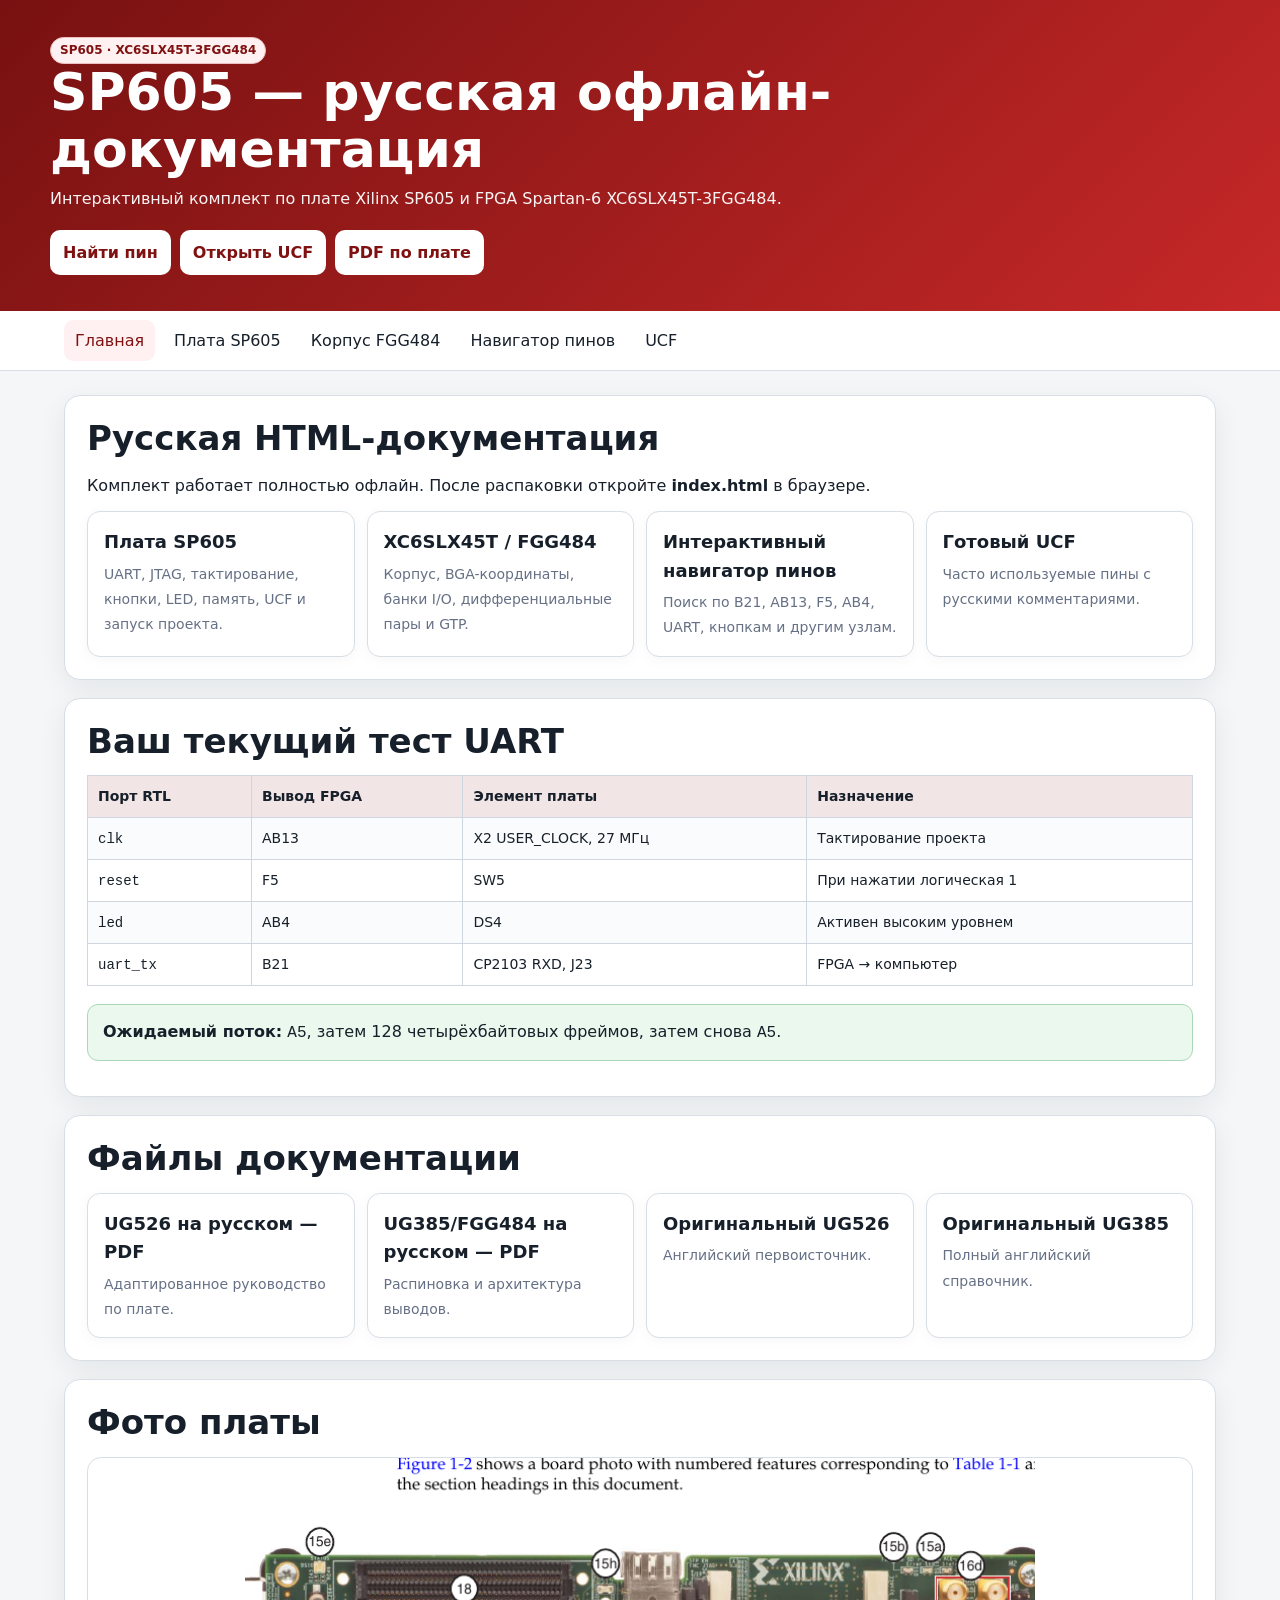
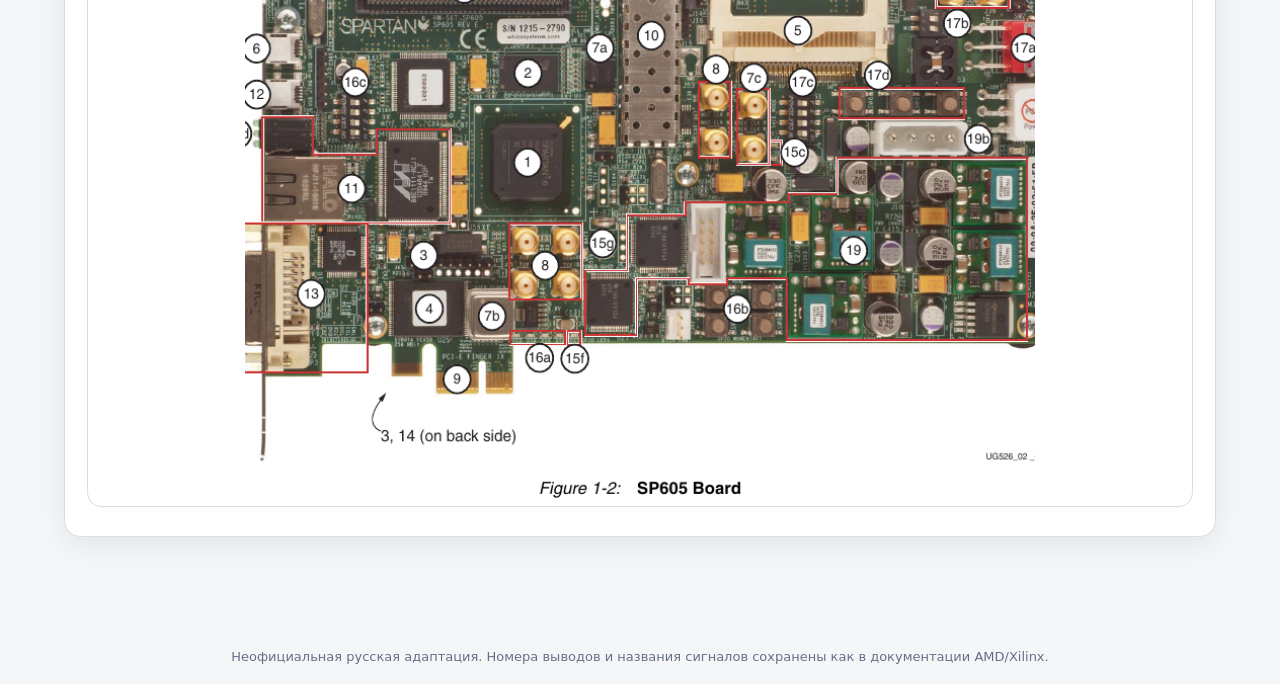
<file: SP605doc/index.html>
<!doctype html>
<html lang="ru"><head><meta charset="utf-8"><meta name="viewport" content="width=device-width,initial-scale=1">
<title>SP605 — русская офлайн-документация</title><link rel="stylesheet" href="assets/style.css"></head>
<body>
<header class="hero"><div class="wrap"><span class="badge">SP605 · XC6SLX45T-3FGG484</span>
<h1>SP605 — русская офлайн-документация</h1><p>Интерактивный комплект по плате Xilinx SP605 и FPGA Spartan-6 XC6SLX45T-3FGG484.</p>
<div class="hero-actions"><a href="pin_navigator.html">Найти пин</a><a href="docs/SP605_common_pins_RU.ucf">Открыть UCF</a><a href="docs/SP605_UG526_RU_adapted.pdf">PDF по плате</a></div>
</div></header>
<nav class="topnav"><div class="inner">
<a href="index.html" class="active">Главная</a>
<a href="sp605_ug526_ru.html" class="">Плата SP605</a>
<a href="ug385_fgg484_ru.html" class="">Корпус FGG484</a>
<a href="pin_navigator.html" class="">Навигатор пинов</a>
<a href="docs/SP605_common_pins_RU.ucf">UCF</a>
</div></nav><main class="wrap">
<section class="card">
<h2>Русская HTML-документация</h2>
<p>Комплект работает полностью офлайн. После распаковки откройте <b>index.html</b> в браузере.</p>
<div class="grid">
<a class="tile" href="sp605_ug526_ru.html"><b>Плата SP605</b><span>UART, JTAG, тактирование, кнопки, LED, память, UCF и запуск проекта.</span></a>
<a class="tile" href="ug385_fgg484_ru.html"><b>XC6SLX45T / FGG484</b><span>Корпус, BGA-координаты, банки I/O, дифференциальные пары и GTP.</span></a>
<a class="tile" href="pin_navigator.html"><b>Интерактивный навигатор пинов</b><span>Поиск по B21, AB13, F5, AB4, UART, кнопкам и другим узлам.</span></a>
<a class="tile" href="docs/SP605_common_pins_RU.ucf"><b>Готовый UCF</b><span>Часто используемые пины с русскими комментариями.</span></a>
</div>
</section>
<section class="card">
<h2>Ваш текущий тест UART</h2>
<table><tr><th>Порт RTL</th><th>Вывод FPGA</th><th>Элемент платы</th><th>Назначение</th></tr>
<tr><td><code>clk</code></td><td>AB13</td><td>X2 USER_CLOCK, 27 МГц</td><td>Тактирование проекта</td></tr>
<tr><td><code>reset</code></td><td>F5</td><td>SW5</td><td>При нажатии логическая 1</td></tr>
<tr><td><code>led</code></td><td>AB4</td><td>DS4</td><td>Активен высоким уровнем</td></tr>
<tr><td><code>uart_tx</code></td><td>B21</td><td>CP2103 RXD, J23</td><td>FPGA → компьютер</td></tr>
</table>
<div class="success"><b>Ожидаемый поток:</b> <code>A5</code>, затем 128 четырёхбайтовых фреймов, затем снова <code>A5</code>.</div>
</section>
<section class="card">
<h2>Файлы документации</h2>
<div class="grid">
<a class="tile" href="docs/SP605_UG526_RU_adapted.pdf"><b>UG526 на русском — PDF</b><span>Адаптированное руководство по плате.</span></a>
<a class="tile" href="docs/Spartan6_UG385_FGG484_RU_adapted.pdf"><b>UG385/FGG484 на русском — PDF</b><span>Распиновка и архитектура выводов.</span></a>
<a class="tile" href="docs/SP605_UG526_Hardware_User_Guide.pdf"><b>Оригинальный UG526</b><span>Английский первоисточник.</span></a>
<a class="tile" href="docs/Spartan6_UG385_Packaging_and_Pinouts.pdf"><b>Оригинальный UG385</b><span>Полный английский справочник.</span></a>
</div>
</section>
<section class="card">
<h2>Фото платы</h2>
<img class="board-img" src="assets/sp605_board_photo.png" alt="Плата Xilinx SP605">
</section>
</main>
<footer class="footer">Неофициальная русская адаптация. Номера выводов и названия сигналов сохранены как в документации AMD/Xilinx.</footer>
<script src="assets/app.js"></script></body></html>
</file>
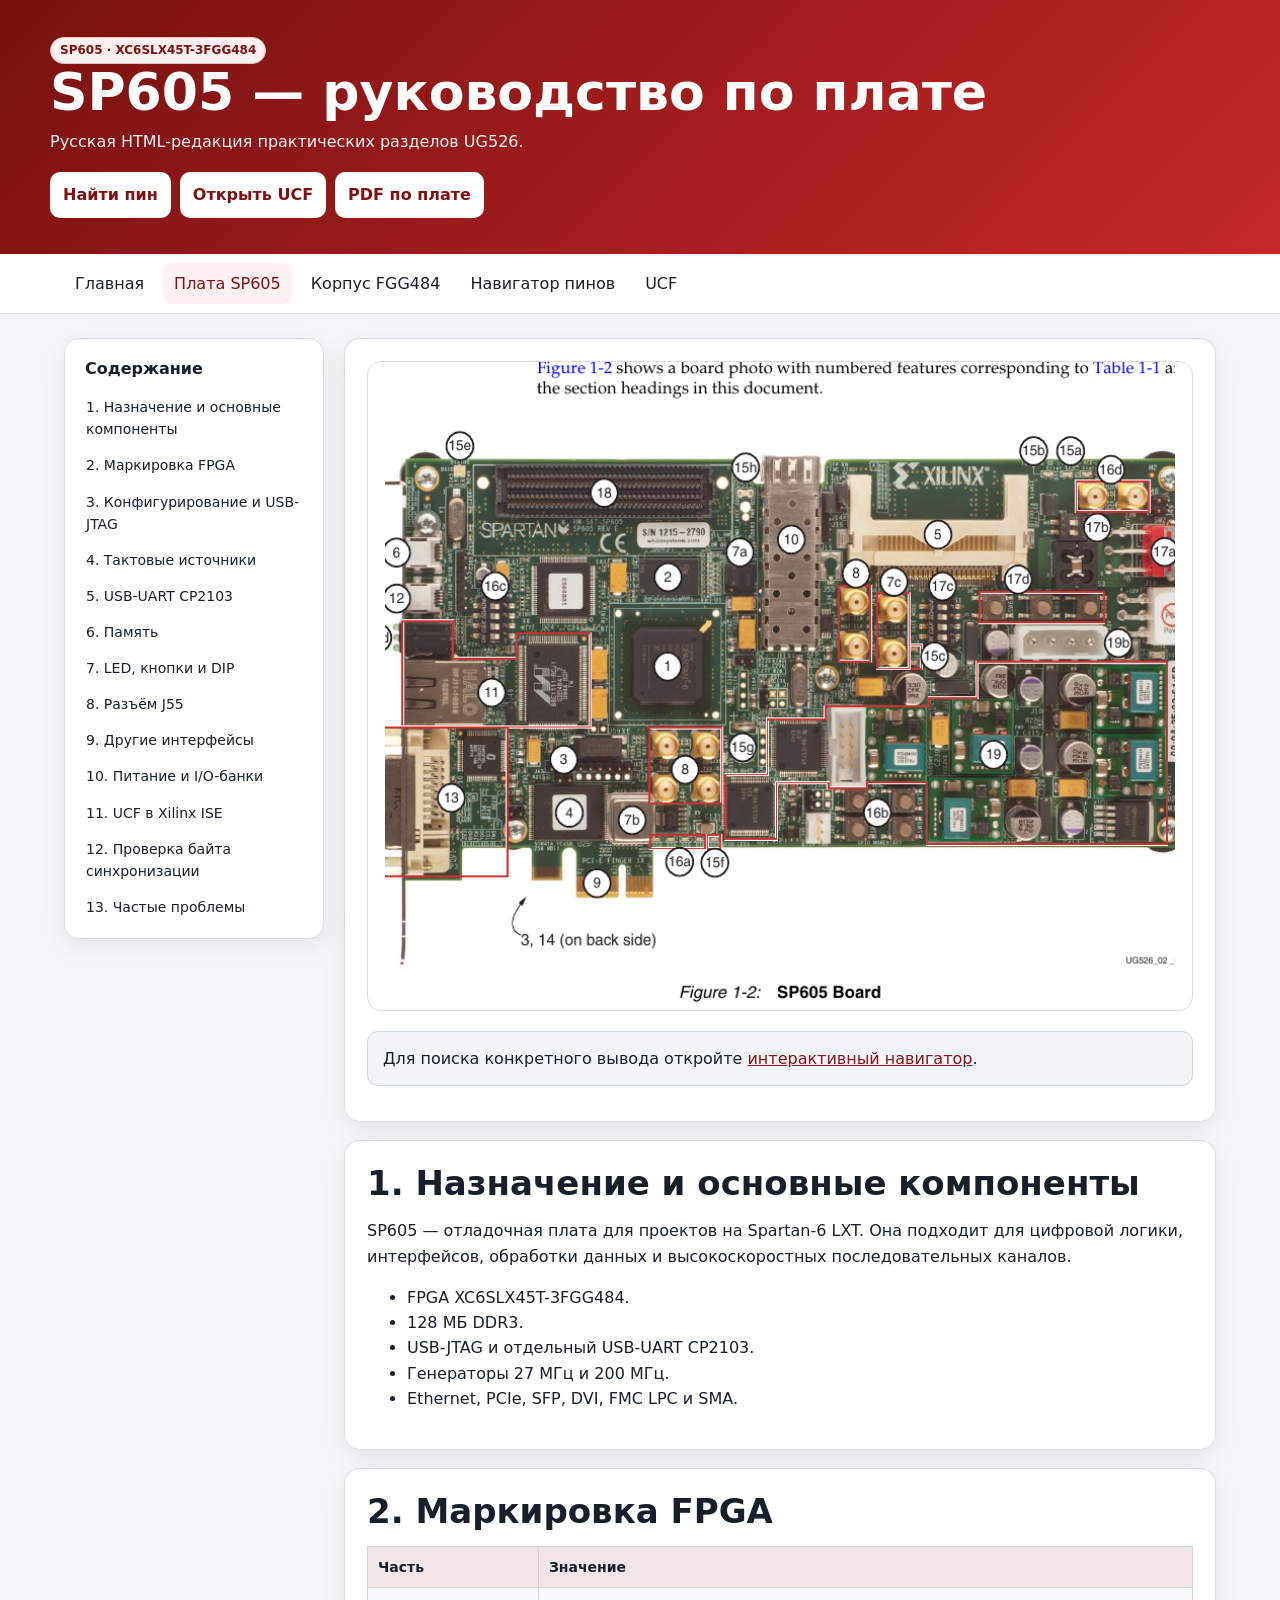
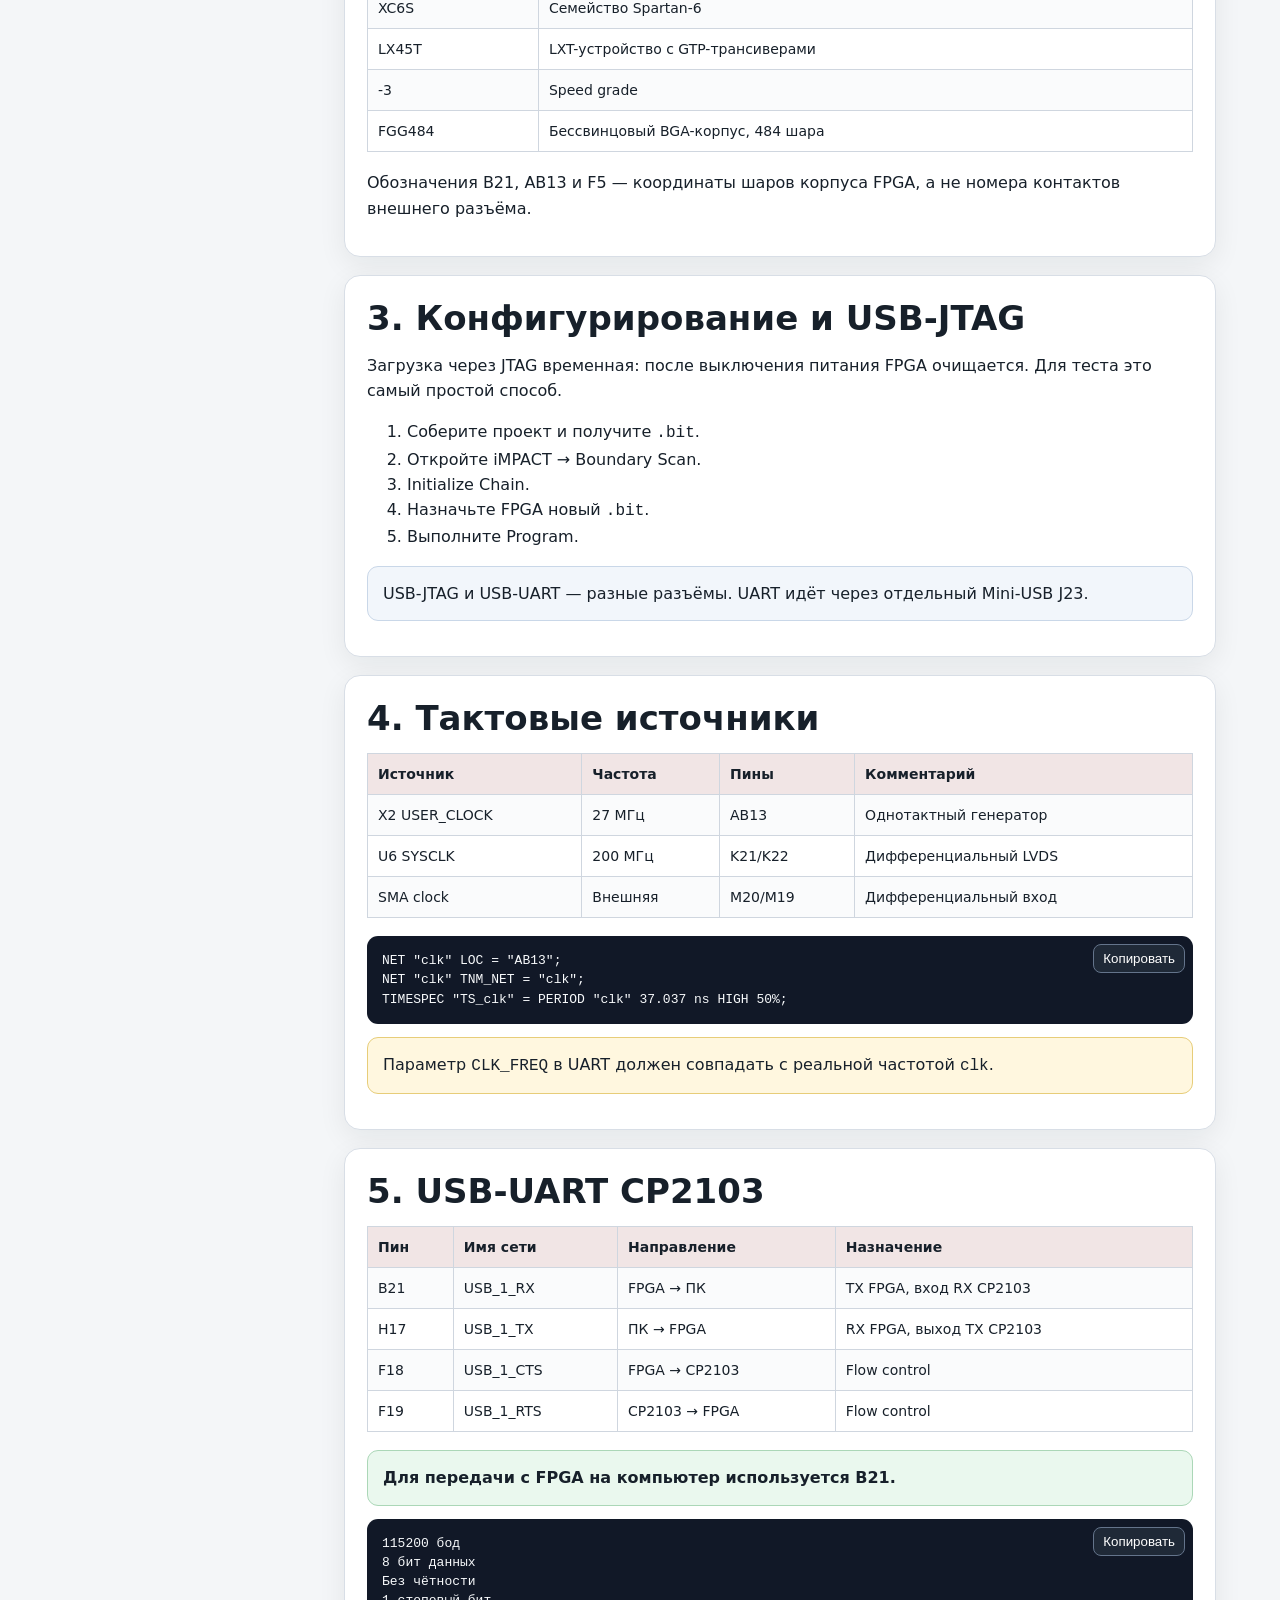
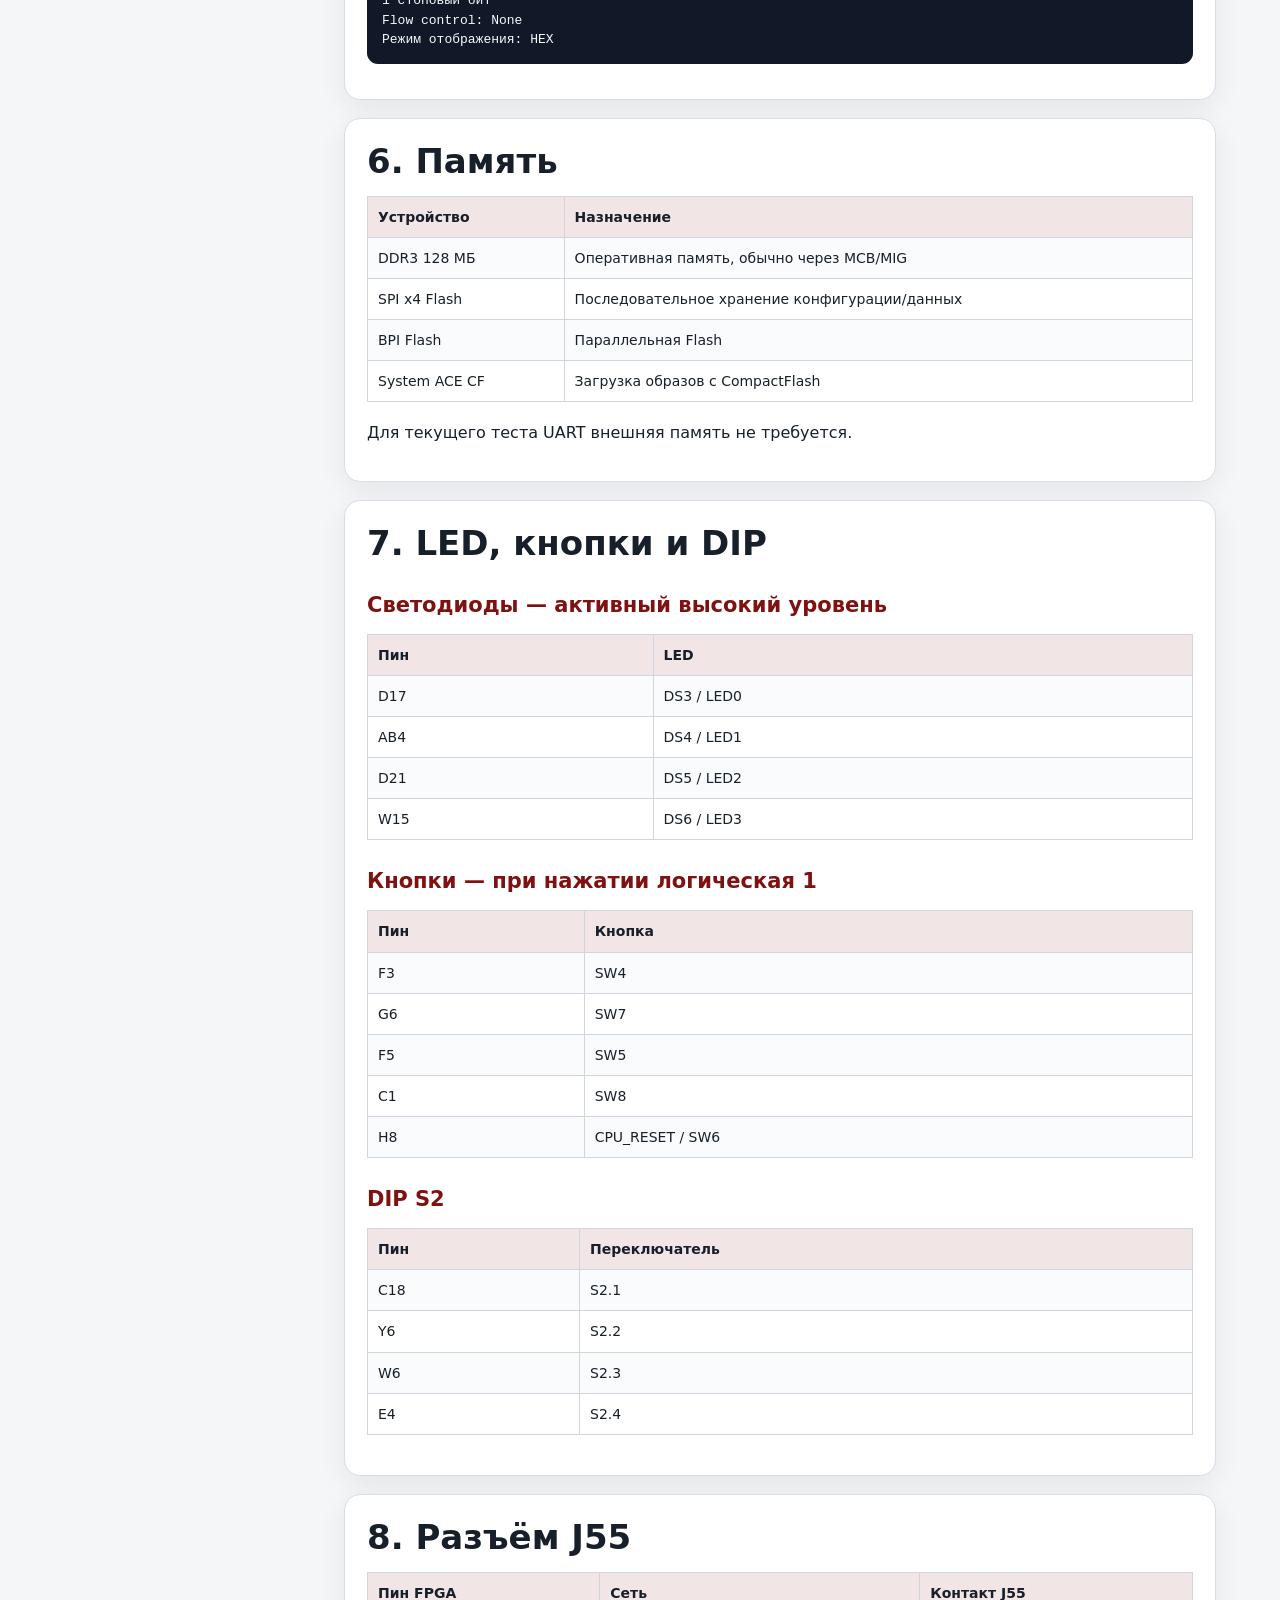
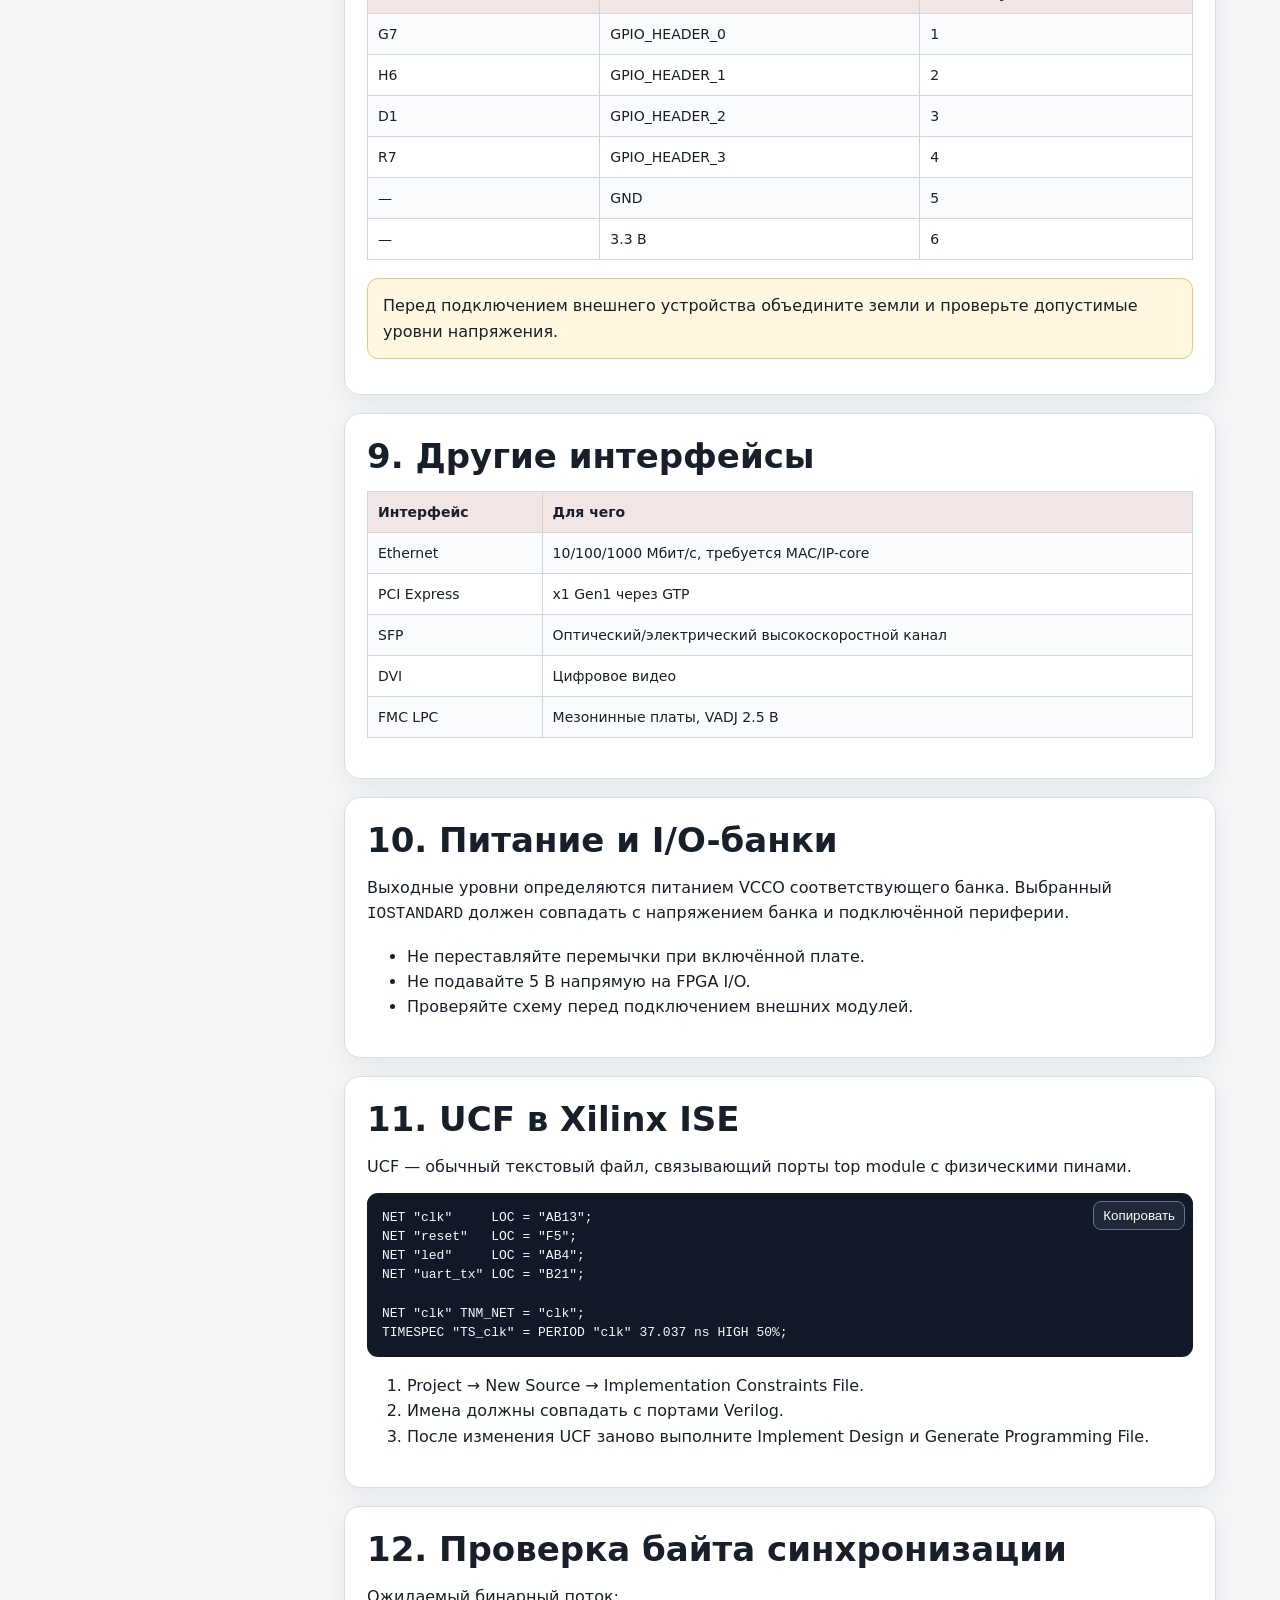
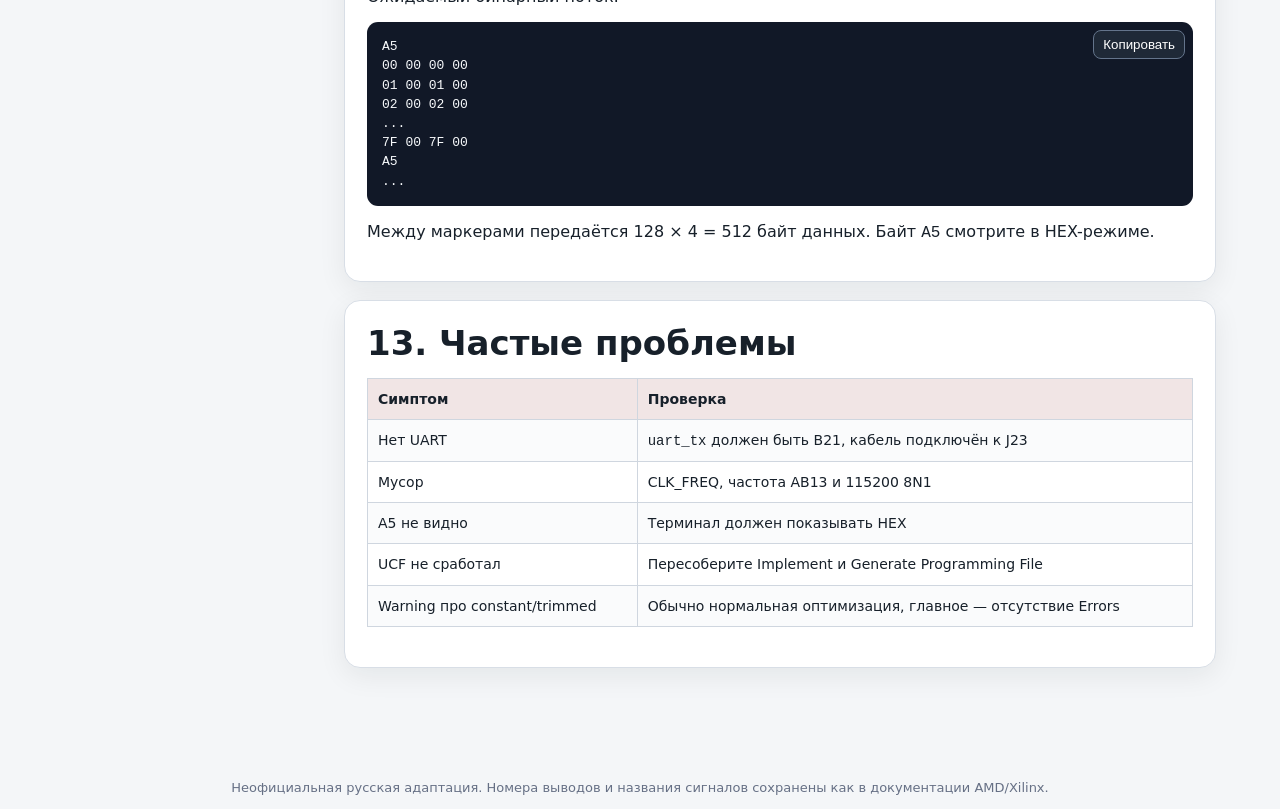
<file: SP605doc/sp605_ug526_ru.html>
<!doctype html>
<html lang="ru"><head><meta charset="utf-8"><meta name="viewport" content="width=device-width,initial-scale=1">
<title>SP605 — руководство по плате</title><link rel="stylesheet" href="assets/style.css"></head>
<body>
<header class="hero"><div class="wrap"><span class="badge">SP605 · XC6SLX45T-3FGG484</span>
<h1>SP605 — руководство по плате</h1><p>Русская HTML-редакция практических разделов UG526.</p>
<div class="hero-actions"><a href="pin_navigator.html">Найти пин</a><a href="docs/SP605_common_pins_RU.ucf">Открыть UCF</a><a href="docs/SP605_UG526_RU_adapted.pdf">PDF по плате</a></div>
</div></header>
<nav class="topnav"><div class="inner">
<a href="index.html" class="">Главная</a>
<a href="sp605_ug526_ru.html" class="active">Плата SP605</a>
<a href="ug385_fgg484_ru.html" class="">Корпус FGG484</a>
<a href="pin_navigator.html" class="">Навигатор пинов</a>
<a href="docs/SP605_common_pins_RU.ucf">UCF</a>
</div></nav><main class="wrap">
<div class="mobile-toc"><select class="searchbox" data-jump><option value="">Перейти к разделу…</option><option value="overview">1. Назначение и основные компоненты</option><option value="fpga">2. Маркировка FPGA</option><option value="jtag">3. Конфигурирование и USB-JTAG</option><option value="clock">4. Тактовые источники</option><option value="uart">5. USB-UART CP2103</option><option value="memory">6. Память</option><option value="io">7. LED, кнопки и DIP</option><option value="j55">8. Разъём J55</option><option value="interfaces">9. Другие интерфейсы</option><option value="power">10. Питание и I/O-банки</option><option value="ucf">11. UCF в Xilinx ISE</option><option value="test">12. Проверка байта синхронизации</option><option value="trouble">13. Частые проблемы</option></select></div>
<div class="layout"><aside class="sidebar"><b>Содержание</b><a href="#overview">1. Назначение и основные компоненты</a><a href="#fpga">2. Маркировка FPGA</a><a href="#jtag">3. Конфигурирование и USB-JTAG</a><a href="#clock">4. Тактовые источники</a><a href="#uart">5. USB-UART CP2103</a><a href="#memory">6. Память</a><a href="#io">7. LED, кнопки и DIP</a><a href="#j55">8. Разъём J55</a><a href="#interfaces">9. Другие интерфейсы</a><a href="#power">10. Питание и I/O-банки</a><a href="#ucf">11. UCF в Xilinx ISE</a><a href="#test">12. Проверка байта синхронизации</a><a href="#trouble">13. Частые проблемы</a></aside><div class="content">
<section class="card"><img class="board-img" src="assets/sp605_board_photo.png" alt="Плата SP605"><p class="note">Для поиска конкретного вывода откройте <a href="pin_navigator.html">интерактивный навигатор</a>.</p></section>
<section class="doc-section" id="overview"><h2>1. Назначение и основные компоненты</h2>
<p>SP605 — отладочная плата для проектов на Spartan-6 LXT. Она подходит для цифровой логики, интерфейсов, обработки данных и высокоскоростных последовательных каналов.</p>
<ul><li>FPGA XC6SLX45T-3FGG484.</li><li>128 МБ DDR3.</li><li>USB-JTAG и отдельный USB-UART CP2103.</li><li>Генераторы 27 МГц и 200 МГц.</li><li>Ethernet, PCIe, SFP, DVI, FMC LPC и SMA.</li></ul>
</section><section class="doc-section" id="fpga"><h2>2. Маркировка FPGA</h2>
<table><tr><th>Часть</th><th>Значение</th></tr><tr><td>XC6S</td><td>Семейство Spartan-6</td></tr><tr><td>LX45T</td><td>LXT-устройство с GTP-трансиверами</td></tr><tr><td>-3</td><td>Speed grade</td></tr><tr><td>FGG484</td><td>Бессвинцовый BGA-корпус, 484 шара</td></tr></table>
<p>Обозначения B21, AB13 и F5 — координаты шаров корпуса FPGA, а не номера контактов внешнего разъёма.</p>
</section><section class="doc-section" id="jtag"><h2>3. Конфигурирование и USB-JTAG</h2>
<p>Загрузка через JTAG временная: после выключения питания FPGA очищается. Для теста это самый простой способ.</p>
<ol><li>Соберите проект и получите <code>.bit</code>.</li><li>Откройте iMPACT → Boundary Scan.</li><li>Initialize Chain.</li><li>Назначьте FPGA новый <code>.bit</code>.</li><li>Выполните Program.</li></ol>
<div class="note">USB-JTAG и USB-UART — разные разъёмы. UART идёт через отдельный Mini-USB J23.</div>
</section><section class="doc-section" id="clock"><h2>4. Тактовые источники</h2>
<table><tr><th>Источник</th><th>Частота</th><th>Пины</th><th>Комментарий</th></tr>
<tr><td>X2 USER_CLOCK</td><td>27 МГц</td><td>AB13</td><td>Однотактный генератор</td></tr>
<tr><td>U6 SYSCLK</td><td>200 МГц</td><td>K21/K22</td><td>Дифференциальный LVDS</td></tr>
<tr><td>SMA clock</td><td>Внешняя</td><td>M20/M19</td><td>Дифференциальный вход</td></tr></table>
<div class="code-wrap"><button class="copy-btn">Копировать</button><pre>NET &quot;clk&quot; LOC = &quot;AB13&quot;;
NET &quot;clk&quot; TNM_NET = &quot;clk&quot;;
TIMESPEC &quot;TS_clk&quot; = PERIOD &quot;clk&quot; 37.037 ns HIGH 50%;</pre></div>
<div class="warning">Параметр <code>CLK_FREQ</code> в UART должен совпадать с реальной частотой <code>clk</code>.</div>
</section><section class="doc-section" id="uart"><h2>5. USB-UART CP2103</h2>
<table><tr><th>Пин</th><th>Имя сети</th><th>Направление</th><th>Назначение</th></tr>
<tr><td>B21</td><td>USB_1_RX</td><td>FPGA → ПК</td><td>TX FPGA, вход RX CP2103</td></tr>
<tr><td>H17</td><td>USB_1_TX</td><td>ПК → FPGA</td><td>RX FPGA, выход TX CP2103</td></tr>
<tr><td>F18</td><td>USB_1_CTS</td><td>FPGA → CP2103</td><td>Flow control</td></tr>
<tr><td>F19</td><td>USB_1_RTS</td><td>CP2103 → FPGA</td><td>Flow control</td></tr></table>
<div class="success"><b>Для передачи с FPGA на компьютер используется B21.</b></div>
<div class="code-wrap"><button class="copy-btn">Копировать</button><pre>115200 бод
8 бит данных
Без чётности
1 стоповый бит
Flow control: None
Режим отображения: HEX</pre></div></section><section class="doc-section" id="memory"><h2>6. Память</h2>
<table><tr><th>Устройство</th><th>Назначение</th></tr>
<tr><td>DDR3 128 МБ</td><td>Оперативная память, обычно через MCB/MIG</td></tr>
<tr><td>SPI x4 Flash</td><td>Последовательное хранение конфигурации/данных</td></tr>
<tr><td>BPI Flash</td><td>Параллельная Flash</td></tr>
<tr><td>System ACE CF</td><td>Загрузка образов с CompactFlash</td></tr></table>
<p>Для текущего теста UART внешняя память не требуется.</p>
</section><section class="doc-section" id="io"><h2>7. LED, кнопки и DIP</h2>
<h3>Светодиоды — активный высокий уровень</h3>
<table><tr><th>Пин</th><th>LED</th></tr><tr><td>D17</td><td>DS3 / LED0</td></tr><tr><td>AB4</td><td>DS4 / LED1</td></tr><tr><td>D21</td><td>DS5 / LED2</td></tr><tr><td>W15</td><td>DS6 / LED3</td></tr></table>
<h3>Кнопки — при нажатии логическая 1</h3>
<table><tr><th>Пин</th><th>Кнопка</th></tr><tr><td>F3</td><td>SW4</td></tr><tr><td>G6</td><td>SW7</td></tr><tr><td>F5</td><td>SW5</td></tr><tr><td>C1</td><td>SW8</td></tr><tr><td>H8</td><td>CPU_RESET / SW6</td></tr></table>
<h3>DIP S2</h3><table><tr><th>Пин</th><th>Переключатель</th></tr><tr><td>C18</td><td>S2.1</td></tr><tr><td>Y6</td><td>S2.2</td></tr><tr><td>W6</td><td>S2.3</td></tr><tr><td>E4</td><td>S2.4</td></tr></table>
</section><section class="doc-section" id="j55"><h2>8. Разъём J55</h2>
<table><tr><th>Пин FPGA</th><th>Сеть</th><th>Контакт J55</th></tr>
<tr><td>G7</td><td>GPIO_HEADER_0</td><td>1</td></tr><tr><td>H6</td><td>GPIO_HEADER_1</td><td>2</td></tr><tr><td>D1</td><td>GPIO_HEADER_2</td><td>3</td></tr><tr><td>R7</td><td>GPIO_HEADER_3</td><td>4</td></tr><tr><td>—</td><td>GND</td><td>5</td></tr><tr><td>—</td><td>3.3 В</td><td>6</td></tr></table>
<div class="warning">Перед подключением внешнего устройства объедините земли и проверьте допустимые уровни напряжения.</div>
</section><section class="doc-section" id="interfaces"><h2>9. Другие интерфейсы</h2>
<table><tr><th>Интерфейс</th><th>Для чего</th></tr><tr><td>Ethernet</td><td>10/100/1000 Мбит/с, требуется MAC/IP-core</td></tr><tr><td>PCI Express</td><td>x1 Gen1 через GTP</td></tr><tr><td>SFP</td><td>Оптический/электрический высокоскоростной канал</td></tr><tr><td>DVI</td><td>Цифровое видео</td></tr><tr><td>FMC LPC</td><td>Мезонинные платы, VADJ 2.5 В</td></tr></table>
</section><section class="doc-section" id="power"><h2>10. Питание и I/O-банки</h2>
<p>Выходные уровни определяются питанием VCCO соответствующего банка. Выбранный <code>IOSTANDARD</code> должен совпадать с напряжением банка и подключённой периферии.</p>
<ul><li>Не переставляйте перемычки при включённой плате.</li><li>Не подавайте 5 В напрямую на FPGA I/O.</li><li>Проверяйте схему перед подключением внешних модулей.</li></ul>
</section><section class="doc-section" id="ucf"><h2>11. UCF в Xilinx ISE</h2>
<p>UCF — обычный текстовый файл, связывающий порты top module с физическими пинами.</p>
<div class="code-wrap"><button class="copy-btn">Копировать</button><pre>NET &quot;clk&quot;     LOC = &quot;AB13&quot;;
NET &quot;reset&quot;   LOC = &quot;F5&quot;;
NET &quot;led&quot;     LOC = &quot;AB4&quot;;
NET &quot;uart_tx&quot; LOC = &quot;B21&quot;;

NET &quot;clk&quot; TNM_NET = &quot;clk&quot;;
TIMESPEC &quot;TS_clk&quot; = PERIOD &quot;clk&quot; 37.037 ns HIGH 50%;</pre></div>
<ol><li>Project → New Source → Implementation Constraints File.</li><li>Имена должны совпадать с портами Verilog.</li><li>После изменения UCF заново выполните Implement Design и Generate Programming File.</li></ol>
</section><section class="doc-section" id="test"><h2>12. Проверка байта синхронизации</h2>
<p>Ожидаемый бинарный поток:</p>
<div class="code-wrap"><button class="copy-btn">Копировать</button><pre>A5
00 00 00 00
01 00 01 00
02 00 02 00
...
7F 00 7F 00
A5
...</pre></div>
<p>Между маркерами передаётся 128 × 4 = 512 байт данных. Байт <code>A5</code> смотрите в HEX-режиме.</p>
</section><section class="doc-section" id="trouble"><h2>13. Частые проблемы</h2>
<table><tr><th>Симптом</th><th>Проверка</th></tr>
<tr><td>Нет UART</td><td><code>uart_tx</code> должен быть B21, кабель подключён к J23</td></tr>
<tr><td>Мусор</td><td>CLK_FREQ, частота AB13 и 115200 8N1</td></tr>
<tr><td>A5 не видно</td><td>Терминал должен показывать HEX</td></tr>
<tr><td>UCF не сработал</td><td>Пересоберите Implement и Generate Programming File</td></tr>
<tr><td>Warning про constant/trimmed</td><td>Обычно нормальная оптимизация, главное — отсутствие Errors</td></tr></table>
</section></div></div>
</main>
<footer class="footer">Неофициальная русская адаптация. Номера выводов и названия сигналов сохранены как в документации AMD/Xilinx.</footer>
<script src="assets/app.js"></script></body></html>
</file>
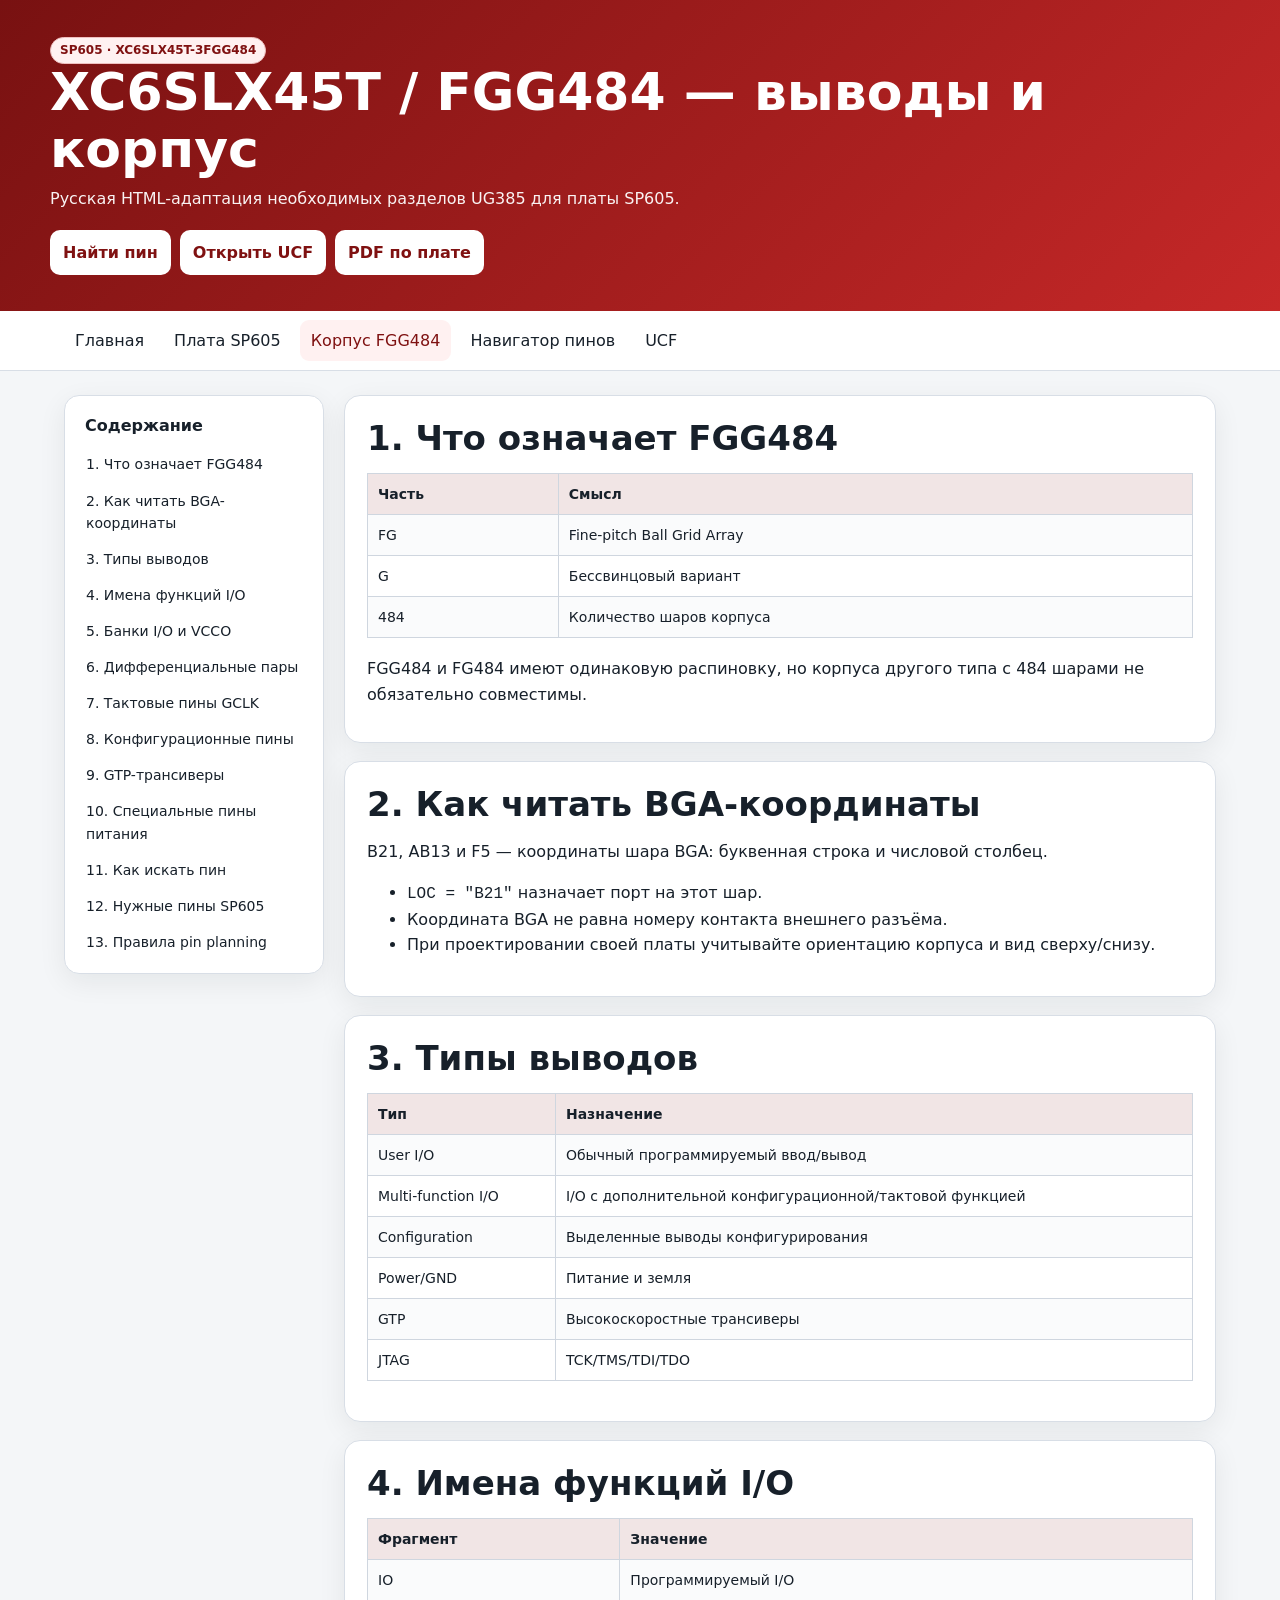
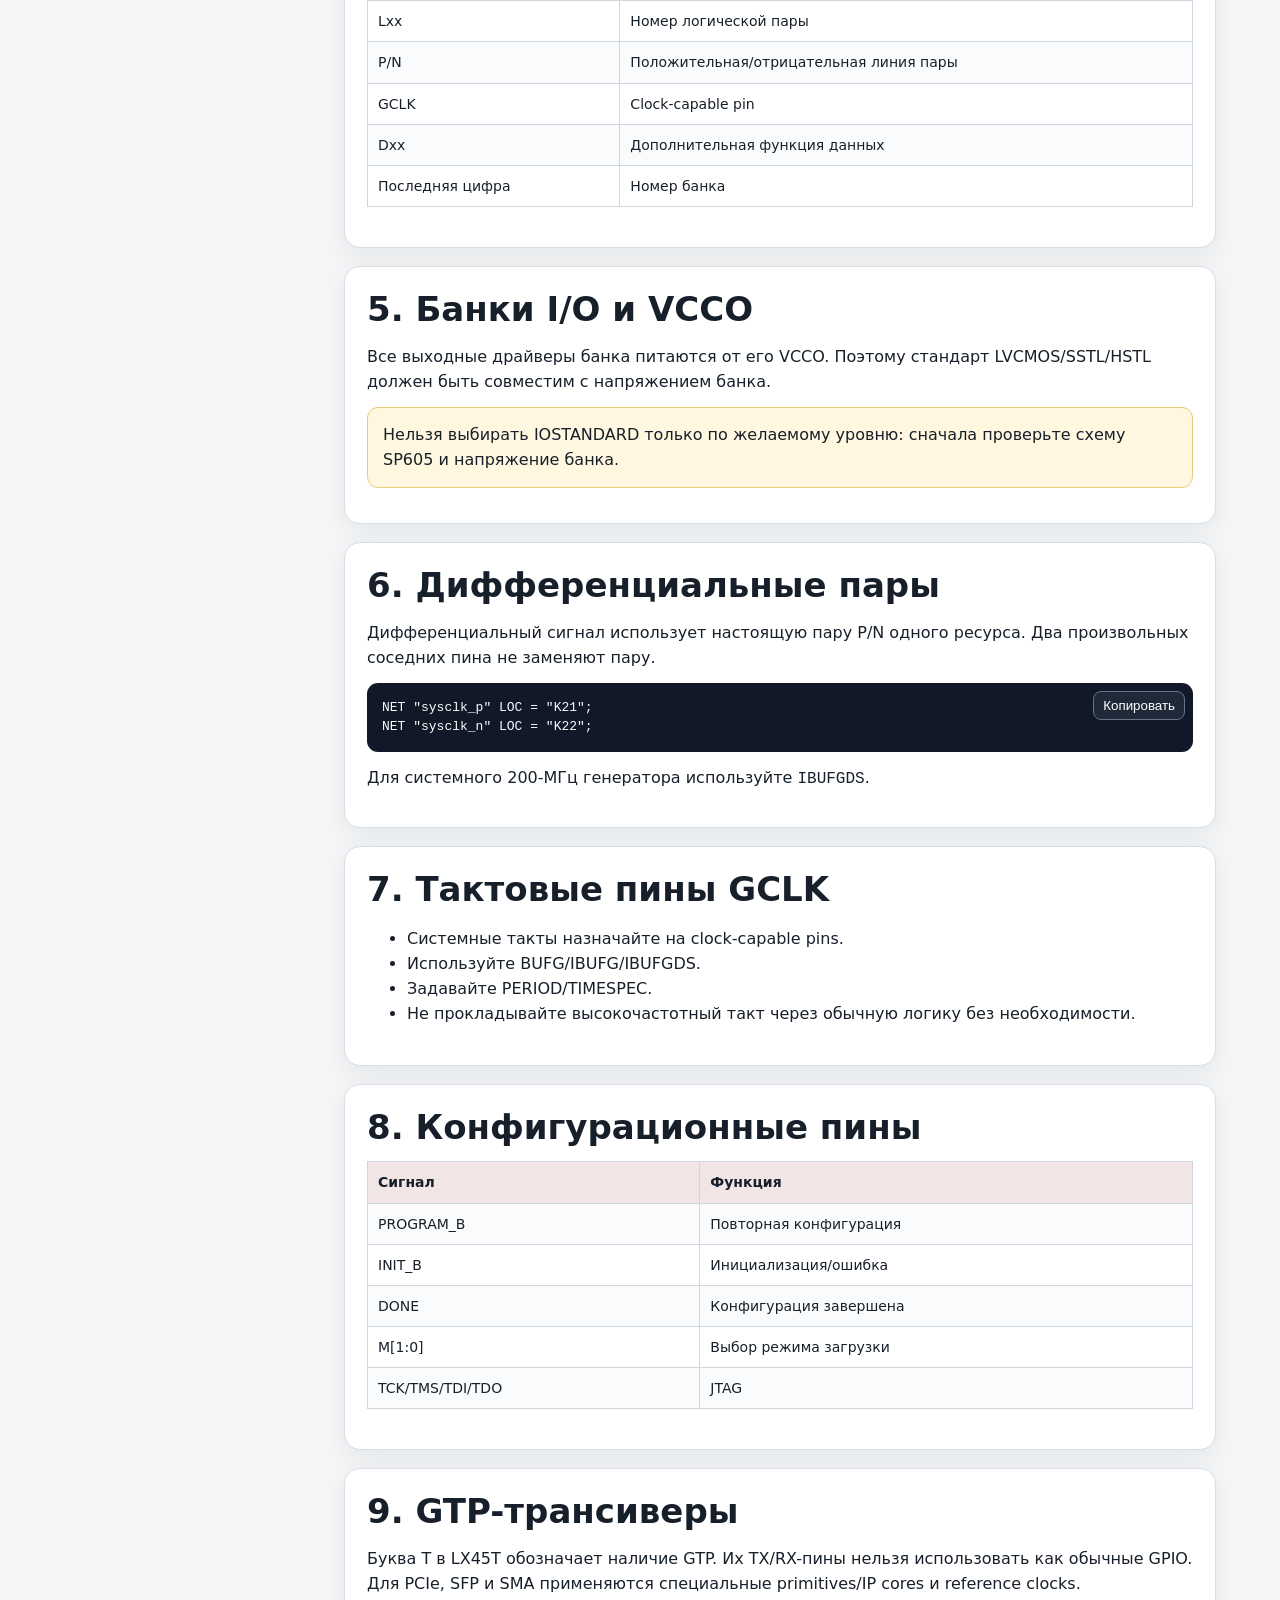
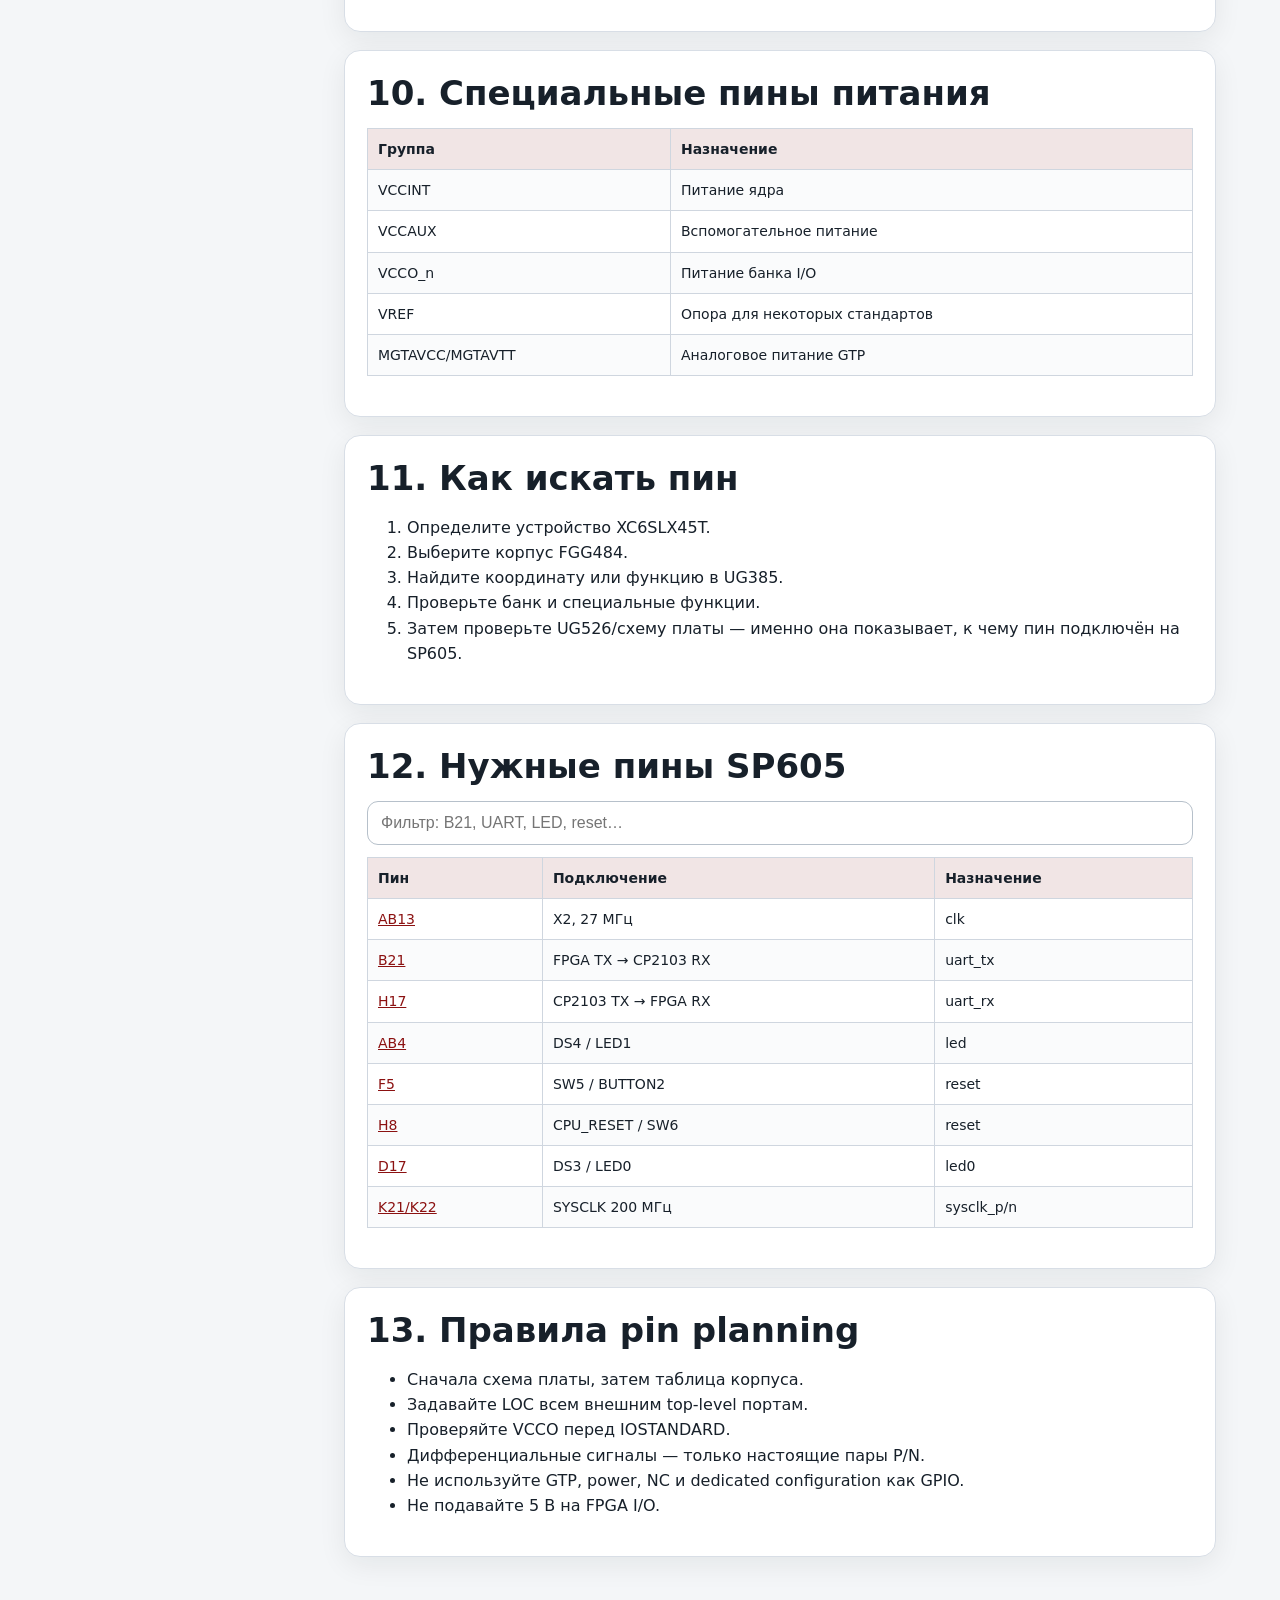
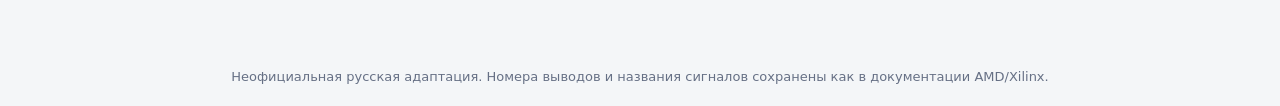
<file: SP605doc/ug385_fgg484_ru.html>
<!doctype html>
<html lang="ru"><head><meta charset="utf-8"><meta name="viewport" content="width=device-width,initial-scale=1">
<title>XC6SLX45T / FGG484 — выводы и корпус</title><link rel="stylesheet" href="assets/style.css"></head>
<body>
<header class="hero"><div class="wrap"><span class="badge">SP605 · XC6SLX45T-3FGG484</span>
<h1>XC6SLX45T / FGG484 — выводы и корпус</h1><p>Русская HTML-адаптация необходимых разделов UG385 для платы SP605.</p>
<div class="hero-actions"><a href="pin_navigator.html">Найти пин</a><a href="docs/SP605_common_pins_RU.ucf">Открыть UCF</a><a href="docs/SP605_UG526_RU_adapted.pdf">PDF по плате</a></div>
</div></header>
<nav class="topnav"><div class="inner">
<a href="index.html" class="">Главная</a>
<a href="sp605_ug526_ru.html" class="">Плата SP605</a>
<a href="ug385_fgg484_ru.html" class="active">Корпус FGG484</a>
<a href="pin_navigator.html" class="">Навигатор пинов</a>
<a href="docs/SP605_common_pins_RU.ucf">UCF</a>
</div></nav><main class="wrap">
<div class="mobile-toc"><select class="searchbox" data-jump><option value="">Перейти к разделу…</option><option value="package">1. Что означает FGG484</option><option value="coords">2. Как читать BGA-координаты</option><option value="types">3. Типы выводов</option><option value="names">4. Имена функций I/O</option><option value="banks">5. Банки I/O и VCCO</option><option value="diff">6. Дифференциальные пары</option><option value="clockpins">7. Тактовые пины GCLK</option><option value="config">8. Конфигурационные пины</option><option value="gtp">9. GTP-трансиверы</option><option value="powerpins">10. Специальные пины питания</option><option value="workflow">11. Как искать пин</option><option value="sp605pins">12. Нужные пины SP605</option><option value="rules">13. Правила pin planning</option></select></div>
<div class="layout"><aside class="sidebar"><b>Содержание</b><a href="#package">1. Что означает FGG484</a><a href="#coords">2. Как читать BGA-координаты</a><a href="#types">3. Типы выводов</a><a href="#names">4. Имена функций I/O</a><a href="#banks">5. Банки I/O и VCCO</a><a href="#diff">6. Дифференциальные пары</a><a href="#clockpins">7. Тактовые пины GCLK</a><a href="#config">8. Конфигурационные пины</a><a href="#gtp">9. GTP-трансиверы</a><a href="#powerpins">10. Специальные пины питания</a><a href="#workflow">11. Как искать пин</a><a href="#sp605pins">12. Нужные пины SP605</a><a href="#rules">13. Правила pin planning</a></aside><div class="content"><section class="doc-section" id="package"><h2>1. Что означает FGG484</h2>
<table><tr><th>Часть</th><th>Смысл</th></tr><tr><td>FG</td><td>Fine-pitch Ball Grid Array</td></tr><tr><td>G</td><td>Бессвинцовый вариант</td></tr><tr><td>484</td><td>Количество шаров корпуса</td></tr></table>
<p>FGG484 и FG484 имеют одинаковую распиновку, но корпуса другого типа с 484 шарами не обязательно совместимы.</p>
</section><section class="doc-section" id="coords"><h2>2. Как читать BGA-координаты</h2>
<p>B21, AB13 и F5 — координаты шара BGA: буквенная строка и числовой столбец.</p>
<ul><li><code>LOC = "B21"</code> назначает порт на этот шар.</li><li>Координата BGA не равна номеру контакта внешнего разъёма.</li><li>При проектировании своей платы учитывайте ориентацию корпуса и вид сверху/снизу.</li></ul>
</section><section class="doc-section" id="types"><h2>3. Типы выводов</h2>
<table><tr><th>Тип</th><th>Назначение</th></tr>
<tr><td>User I/O</td><td>Обычный программируемый ввод/вывод</td></tr>
<tr><td>Multi-function I/O</td><td>I/O с дополнительной конфигурационной/тактовой функцией</td></tr>
<tr><td>Configuration</td><td>Выделенные выводы конфигурирования</td></tr>
<tr><td>Power/GND</td><td>Питание и земля</td></tr>
<tr><td>GTP</td><td>Высокоскоростные трансиверы</td></tr>
<tr><td>JTAG</td><td>TCK/TMS/TDI/TDO</td></tr></table>
</section><section class="doc-section" id="names"><h2>4. Имена функций I/O</h2>
<table><tr><th>Фрагмент</th><th>Значение</th></tr><tr><td>IO</td><td>Программируемый I/O</td></tr><tr><td>Lxx</td><td>Номер логической пары</td></tr><tr><td>P/N</td><td>Положительная/отрицательная линия пары</td></tr><tr><td>GCLK</td><td>Clock-capable pin</td></tr><tr><td>Dxx</td><td>Дополнительная функция данных</td></tr><tr><td>Последняя цифра</td><td>Номер банка</td></tr></table>
</section><section class="doc-section" id="banks"><h2>5. Банки I/O и VCCO</h2>
<p>Все выходные драйверы банка питаются от его VCCO. Поэтому стандарт LVCMOS/SSTL/HSTL должен быть совместим с напряжением банка.</p>
<div class="warning">Нельзя выбирать IOSTANDARD только по желаемому уровню: сначала проверьте схему SP605 и напряжение банка.</div>
</section><section class="doc-section" id="diff"><h2>6. Дифференциальные пары</h2>
<p>Дифференциальный сигнал использует настоящую пару P/N одного ресурса. Два произвольных соседних пина не заменяют пару.</p>
<div class="code-wrap"><button class="copy-btn">Копировать</button><pre>NET &quot;sysclk_p&quot; LOC = &quot;K21&quot;;
NET &quot;sysclk_n&quot; LOC = &quot;K22&quot;;</pre></div>
<p>Для системного 200-МГц генератора используйте <code>IBUFGDS</code>.</p>
</section><section class="doc-section" id="clockpins"><h2>7. Тактовые пины GCLK</h2>
<ul><li>Системные такты назначайте на clock-capable pins.</li><li>Используйте BUFG/IBUFG/IBUFGDS.</li><li>Задавайте PERIOD/TIMESPEC.</li><li>Не прокладывайте высокочастотный такт через обычную логику без необходимости.</li></ul>
</section><section class="doc-section" id="config"><h2>8. Конфигурационные пины</h2>
<table><tr><th>Сигнал</th><th>Функция</th></tr><tr><td>PROGRAM_B</td><td>Повторная конфигурация</td></tr><tr><td>INIT_B</td><td>Инициализация/ошибка</td></tr><tr><td>DONE</td><td>Конфигурация завершена</td></tr><tr><td>M[1:0]</td><td>Выбор режима загрузки</td></tr><tr><td>TCK/TMS/TDI/TDO</td><td>JTAG</td></tr></table>
</section><section class="doc-section" id="gtp"><h2>9. GTP-трансиверы</h2>
<p>Буква T в LX45T обозначает наличие GTP. Их TX/RX-пины нельзя использовать как обычные GPIO. Для PCIe, SFP и SMA применяются специальные primitives/IP cores и reference clocks.</p>
</section><section class="doc-section" id="powerpins"><h2>10. Специальные пины питания</h2>
<table><tr><th>Группа</th><th>Назначение</th></tr><tr><td>VCCINT</td><td>Питание ядра</td></tr><tr><td>VCCAUX</td><td>Вспомогательное питание</td></tr><tr><td>VCCO_n</td><td>Питание банка I/O</td></tr><tr><td>VREF</td><td>Опора для некоторых стандартов</td></tr><tr><td>MGTAVCC/MGTAVTT</td><td>Аналоговое питание GTP</td></tr></table>
</section><section class="doc-section" id="workflow"><h2>11. Как искать пин</h2>
<ol><li>Определите устройство XC6SLX45T.</li><li>Выберите корпус FGG484.</li><li>Найдите координату или функцию в UG385.</li><li>Проверьте банк и специальные функции.</li><li>Затем проверьте UG526/схему платы — именно она показывает, к чему пин подключён на SP605.</li></ol>
</section><section class="doc-section" id="sp605pins"><h2>12. Нужные пины SP605</h2>
<input class="searchbox" data-filter-input="#quickPins" placeholder="Фильтр: B21, UART, LED, reset…">
<table class="pin-table" id="quickPins"><thead><tr><th>Пин</th><th>Подключение</th><th>Назначение</th></tr></thead><tbody>
<tr data-search="ab13 clock clk 27 мгц user_clock"><td><a href="pin_navigator.html">AB13</a></td><td>X2, 27 МГц</td><td>clk</td></tr>
<tr data-search="b21 uart tx usb cp2103"><td><a href="pin_navigator.html">B21</a></td><td>FPGA TX → CP2103 RX</td><td>uart_tx</td></tr>
<tr data-search="h17 uart rx usb cp2103"><td><a href="pin_navigator.html">H17</a></td><td>CP2103 TX → FPGA RX</td><td>uart_rx</td></tr>
<tr data-search="ab4 led ds4"><td><a href="pin_navigator.html">AB4</a></td><td>DS4 / LED1</td><td>led</td></tr>
<tr data-search="f5 reset button sw5"><td><a href="pin_navigator.html">F5</a></td><td>SW5 / BUTTON2</td><td>reset</td></tr>
<tr data-search="h8 reset cpu sw6"><td><a href="pin_navigator.html">H8</a></td><td>CPU_RESET / SW6</td><td>reset</td></tr>
<tr data-search="d17 led ds3"><td><a href="pin_navigator.html">D17</a></td><td>DS3 / LED0</td><td>led0</td></tr>
<tr data-search="k21 k22 clock 200 mhz lvds"><td><a href="pin_navigator.html">K21/K22</a></td><td>SYSCLK 200 МГц</td><td>sysclk_p/n</td></tr>
</tbody></table>
</section><section class="doc-section" id="rules"><h2>13. Правила pin planning</h2>
<ul><li>Сначала схема платы, затем таблица корпуса.</li><li>Задавайте LOC всем внешним top-level портам.</li><li>Проверяйте VCCO перед IOSTANDARD.</li><li>Дифференциальные сигналы — только настоящие пары P/N.</li><li>Не используйте GTP, power, NC и dedicated configuration как GPIO.</li><li>Не подавайте 5 В на FPGA I/O.</li></ul>
</section></div></div>
</main>
<footer class="footer">Неофициальная русская адаптация. Номера выводов и названия сигналов сохранены как в документации AMD/Xilinx.</footer>
<script src="assets/app.js"></script></body></html>
</file>
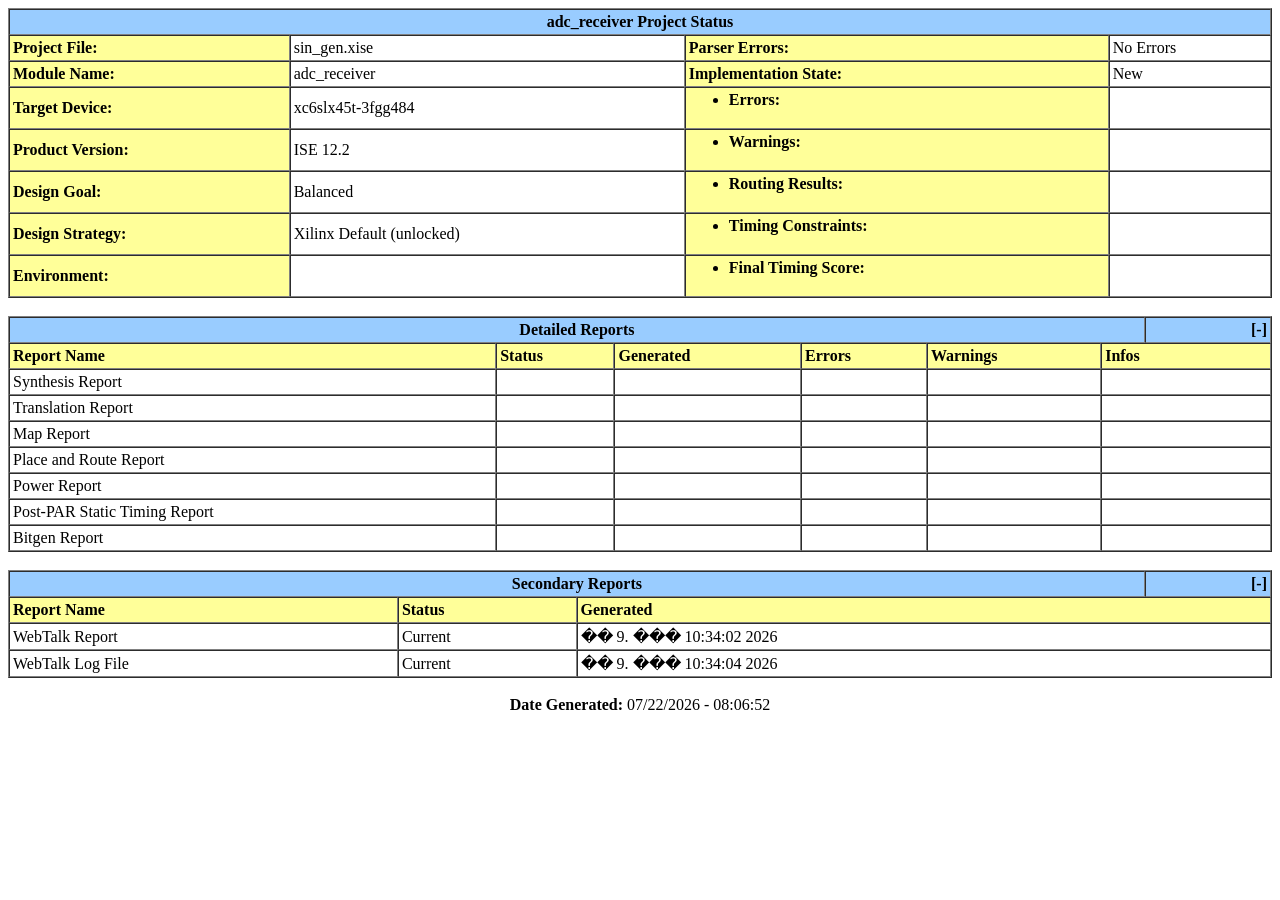
<file: Main/sin_gen/adc_receiver_summary.html>
<HTML><HEAD><TITLE>Xilinx Design Summary</TITLE></HEAD>
<BODY TEXT='#000000' BGCOLOR='#FFFFFF' LINK='#0000EE' VLINK='#551A8B' ALINK='#FF0000'>
<TABLE BORDER CELLSPACING=0 CELLPADDING=3 WIDTH='100%'>
<TR ALIGN=CENTER BGCOLOR='#99CCFF'>
<TD ALIGN=CENTER COLSPAN='4'><B>adc_receiver Project Status</B></TD></TR>
<TR ALIGN=LEFT>
<TD BGCOLOR='#FFFF99'><B>Project File:</B></TD>
<TD>sin_gen.xise</TD>
<TD BGCOLOR='#FFFF99'><b>Parser Errors:</b></TD>
<TD> No Errors </TD>
</TR>
<TR ALIGN=LEFT>
<TD BGCOLOR='#FFFF99'><B>Module Name:</B></TD>
<TD>adc_receiver</TD>
<TD BGCOLOR='#FFFF99'><B>Implementation State:</B></TD>
<TD>New</TD>
</TR>
<TR ALIGN=LEFT>
<TD BGCOLOR='#FFFF99'><B>Target Device:</B></TD>
<TD>xc6slx45t-3fgg484</TD>
<TD BGCOLOR='#FFFF99'><UL><LI><B>Errors:</B></LI></UL></TD>
<TD>&nbsp;</TD>
</TR>
<TR ALIGN=LEFT>
<TD BGCOLOR='#FFFF99'><B>Product Version:</B></TD><TD>ISE 12.2</TD>
<TD BGCOLOR='#FFFF99'><UL><LI><B>Warnings:</B></LI></UL></TD>
<TD>&nbsp;</TD>
</TR>
<TR ALIGN=LEFT>
<TD BGCOLOR='#FFFF99'><B>Design Goal:</B></dif></TD>
<TD>Balanced</TD>
<TD BGCOLOR='#FFFF99'><UL><LI><B>Routing Results:</B></LI></UL></TD>
<TD>
&nbsp;</TD>
</TR>
<TR ALIGN=LEFT>
<TD BGCOLOR='#FFFF99'><B>Design Strategy:</B></dif></TD>
<TD><A HREF_DISABLED='Xilinx Default (unlocked)?&DataKey=Strategy'>Xilinx Default (unlocked)</A></TD>
<TD BGCOLOR='#FFFF99'><UL><LI><B>Timing Constraints:</B></LI></UL></TD>
<TD>&nbsp;</TD>
</TR>
<TR ALIGN=LEFT>
<TD BGCOLOR='#FFFF99'><B>Environment:</B></dif></TD>
<TD>&nbsp;</TD>
<TD BGCOLOR='#FFFF99'><UL><LI><B>Final Timing Score:</B></LI></UL></TD>
<TD>&nbsp;&nbsp;</TD>
</TR>
</TABLE>











&nbsp;<BR><TABLE BORDER CELLSPACING=0 CELLPADDING=3 WIDTH='100%'>
<TR ALIGN=CENTER BGCOLOR='#99CCFF'><TD ALIGN=CENTER COLSPAN='6'><B>Detailed Reports</B></TD><TD ALIGN=RIGHT WIDTH='10%'COLSPAN=1> <A HREF_DISABLED="?&ExpandedTable=DetailedReports"><B>[-]</B></a></TD></TR>
<TR BGCOLOR='#FFFF99'><TD><B>Report Name</B></TD><TD><B>Status</B></TD><TD><B>Generated</B></TD>
<TD ALIGN=LEFT><B>Errors</B></TD><TD ALIGN=LEFT><B>Warnings</B></TD><TD ALIGN=LEFT COLSPAN='2'><B>Infos</B></TD></TR>
<TR ALIGN=LEFT><TD>Synthesis Report</TD><TD>&nbsp;</TD><TD>&nbsp;</TD><TD>&nbsp;</TD><TD>&nbsp;</TD><TD COLSPAN='2'>&nbsp;</TD></TR>
<TR ALIGN=LEFT><TD>Translation Report</TD><TD>&nbsp;</TD><TD>&nbsp;</TD><TD>&nbsp;</TD><TD>&nbsp;</TD><TD COLSPAN='2'>&nbsp;</TD></TR>
<TR ALIGN=LEFT><TD>Map Report</TD><TD>&nbsp;</TD><TD>&nbsp;</TD><TD>&nbsp;</TD><TD>&nbsp;</TD><TD COLSPAN='2'>&nbsp;</TD></TR>
<TR ALIGN=LEFT><TD>Place and Route Report</TD><TD>&nbsp;</TD><TD>&nbsp;</TD><TD>&nbsp;</TD><TD>&nbsp;</TD><TD COLSPAN='2'>&nbsp;</TD></TR>
<TR ALIGN=LEFT><TD>Power Report</TD><TD>&nbsp;</TD><TD>&nbsp;</TD><TD>&nbsp;</TD><TD>&nbsp;</TD><TD COLSPAN='2'>&nbsp;</TD></TR>
<TR ALIGN=LEFT><TD>Post-PAR Static Timing Report</TD><TD>&nbsp;</TD><TD>&nbsp;</TD><TD>&nbsp;</TD><TD>&nbsp;</TD><TD COLSPAN='2'>&nbsp;</TD></TR>
<TR ALIGN=LEFT><TD>Bitgen Report</TD><TD>&nbsp;</TD><TD>&nbsp;</TD><TD>&nbsp;</TD><TD>&nbsp;</TD><TD COLSPAN='2'>&nbsp;</TD></TR>
</TABLE>
&nbsp;<BR><TABLE BORDER CELLSPACING=0 CELLPADDING=3 WIDTH='100%'>
<TR ALIGN=CENTER BGCOLOR='#99CCFF'><TD ALIGN=CENTER COLSPAN='3'><B>Secondary Reports</B></TD><TD ALIGN=RIGHT WIDTH='10%'COLSPAN=1> <A HREF_DISABLED="?&ExpandedTable=SecondaryReports"><B>[-]</B></a></TD></TR>
<TR BGCOLOR='#FFFF99'><TD><B>Report Name</B></TD><TD><B>Status</B></TD><TD COLSPAN='2'><B>Generated</B></TD></TR>
<TR ALIGN=LEFT><TD><A HREF_DISABLED='C:/Xilinx/Project/sin_gen\usage_statistics_webtalk.html'>WebTalk Report</A></TD><TD>Current</TD><TD COLSPAN='2'>�� 9. ��� 10:34:02 2026</TD></TR>
<TR ALIGN=LEFT><TD><A HREF_DISABLED='C:/Xilinx/Project/sin_gen\webtalk.log'>WebTalk Log File</A></TD><TD>Current</TD><TD COLSPAN='2'>�� 9. ��� 10:34:04 2026</TD></TR>
</TABLE>


<br><center><b>Date Generated:</b> 07/22/2026 - 08:06:52</center>
</BODY></HTML>
</file>
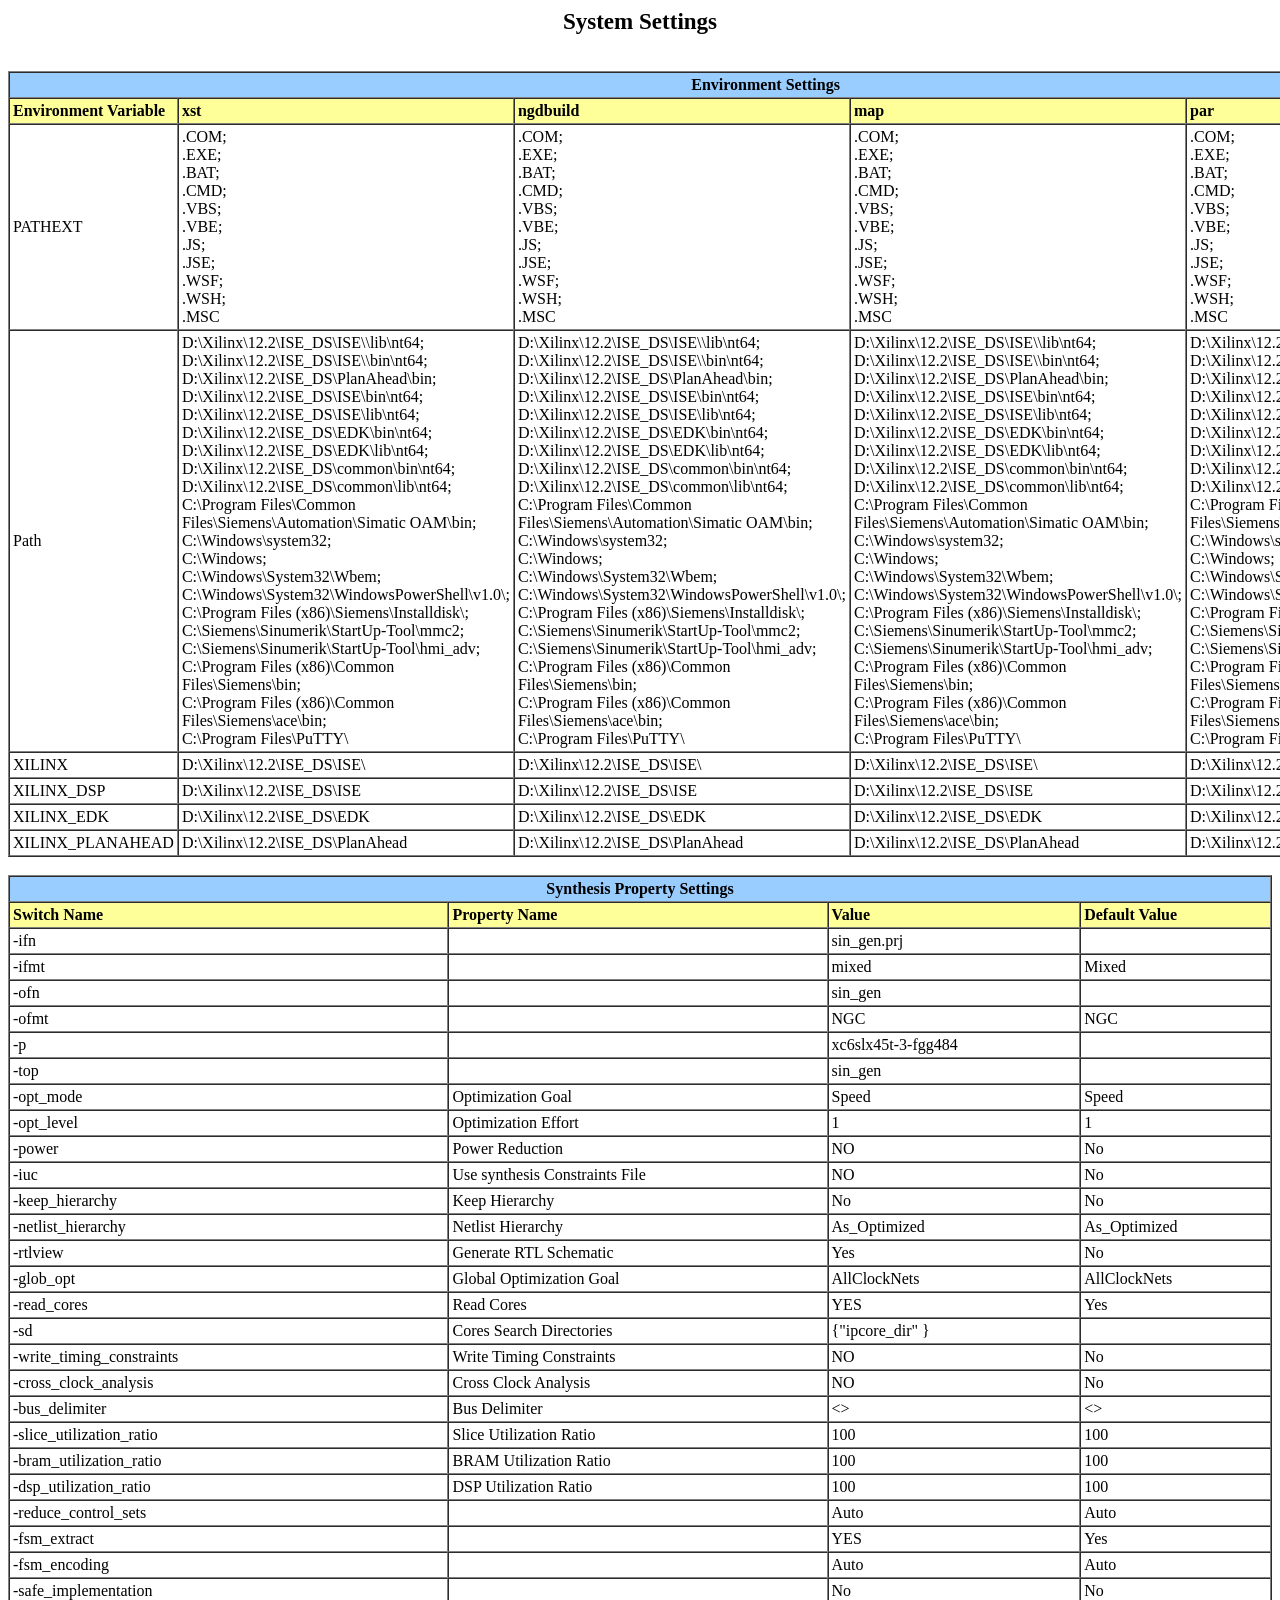
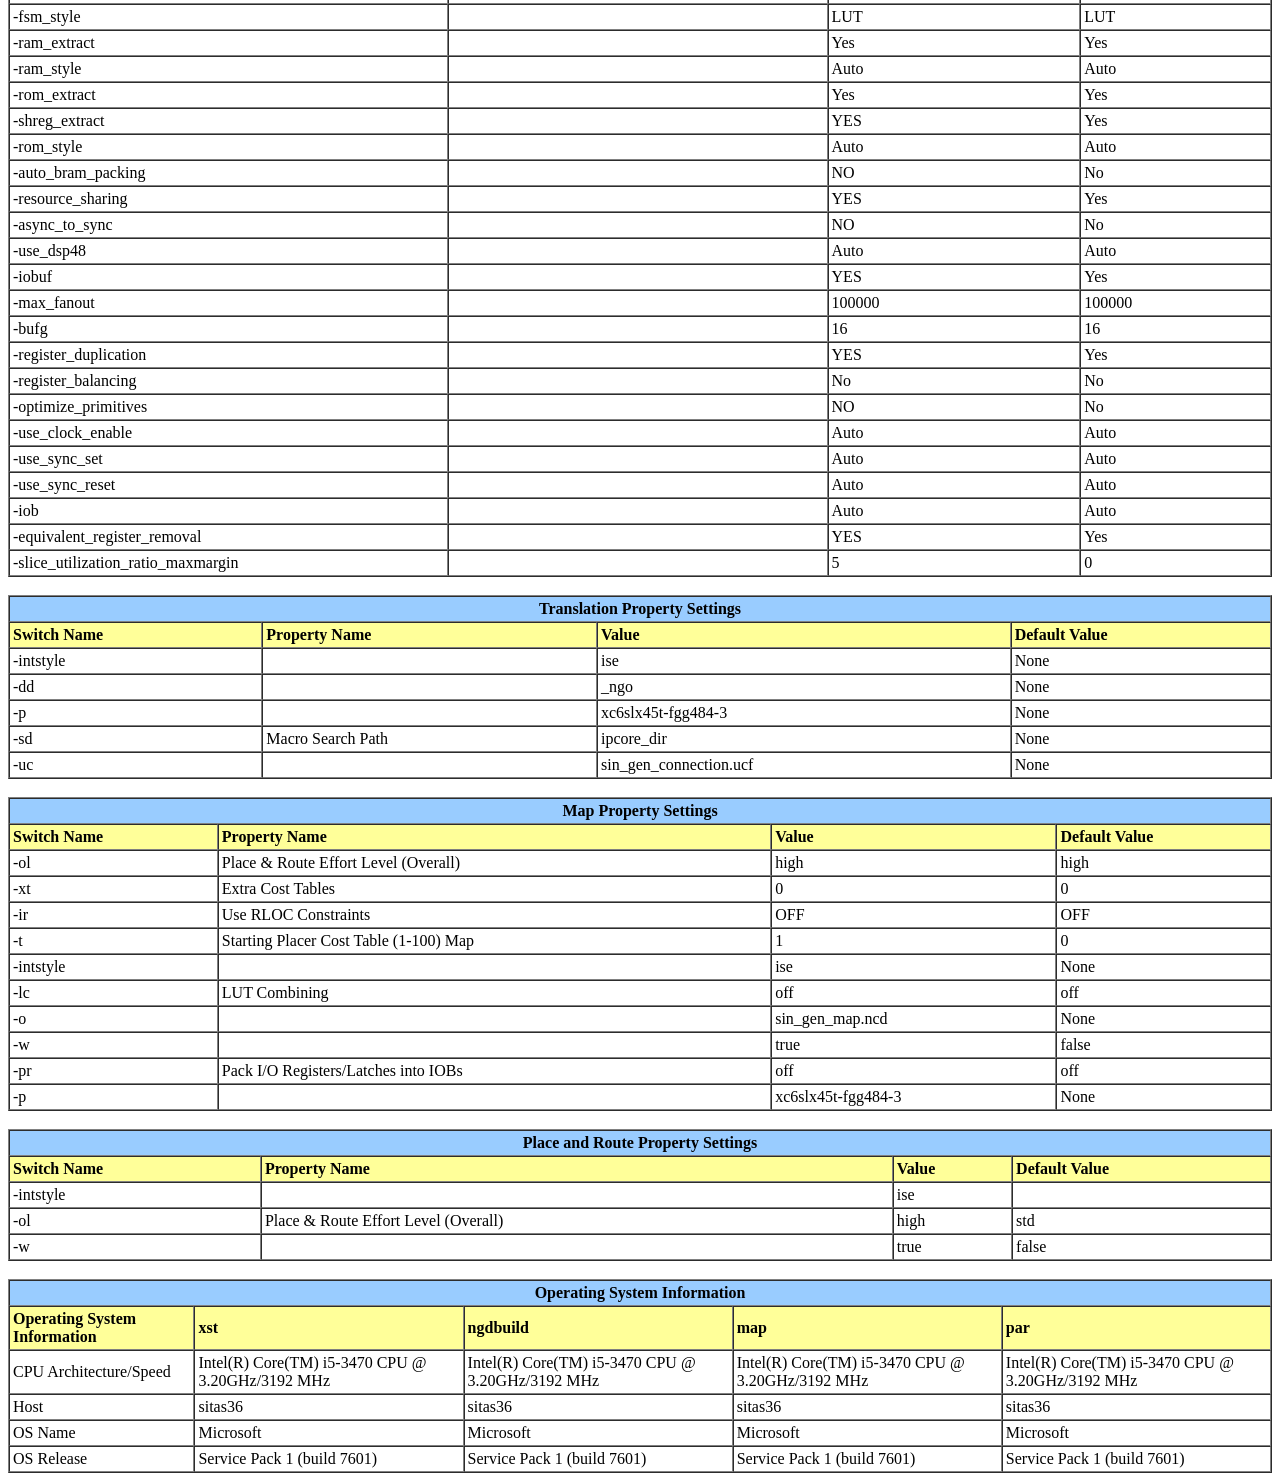
<file: Main/sin_gen/sin_gen_envsettings.html>
<HTML><HEAD><TITLE>Xilinx System Settings Report</TITLE></HEAD>
<BODY TEXT='#000000' BGCOLOR='#FFFFFF' LINK='#0000EE' VLINK='#551A8B' ALINK='#FF0000'>
<center><big><big><b>System Settings</b></big></big></center><br>
<A NAME="Environment Settings"></A>
&nbsp;<BR><TABLE BORDER CELLSPACING=0 CELLPADDING=3 WIDTH='100%'>
<TR ALIGN=CENTER BGCOLOR='#99CCFF'>
<TD ALIGN=CENTER COLSPAN='5'><B> Environment Settings </B></TD>
</tr>
<tr bgcolor='#ffff99'>
<td><b>Environment Variable</b></td>
<td><b>xst</b></td>
<td><b>ngdbuild</b></td>
<td><b>map</b></td>
<td><b>par</b></td>
</tr>
<tr>
<td>PATHEXT</td>
<td>.COM;<br>.EXE;<br>.BAT;<br>.CMD;<br>.VBS;<br>.VBE;<br>.JS;<br>.JSE;<br>.WSF;<br>.WSH;<br>.MSC</td>
<td>.COM;<br>.EXE;<br>.BAT;<br>.CMD;<br>.VBS;<br>.VBE;<br>.JS;<br>.JSE;<br>.WSF;<br>.WSH;<br>.MSC</td>
<td>.COM;<br>.EXE;<br>.BAT;<br>.CMD;<br>.VBS;<br>.VBE;<br>.JS;<br>.JSE;<br>.WSF;<br>.WSH;<br>.MSC</td>
<td>.COM;<br>.EXE;<br>.BAT;<br>.CMD;<br>.VBS;<br>.VBE;<br>.JS;<br>.JSE;<br>.WSF;<br>.WSH;<br>.MSC</td>
</tr>
<tr>
<td>Path</td>
<td>D:\Xilinx\12.2\ISE_DS\ISE\\lib\nt64;<br>D:\Xilinx\12.2\ISE_DS\ISE\\bin\nt64;<br>D:\Xilinx\12.2\ISE_DS\PlanAhead\bin;<br>D:\Xilinx\12.2\ISE_DS\ISE\bin\nt64;<br>D:\Xilinx\12.2\ISE_DS\ISE\lib\nt64;<br>D:\Xilinx\12.2\ISE_DS\EDK\bin\nt64;<br>D:\Xilinx\12.2\ISE_DS\EDK\lib\nt64;<br>D:\Xilinx\12.2\ISE_DS\common\bin\nt64;<br>D:\Xilinx\12.2\ISE_DS\common\lib\nt64;<br>C:\Program Files\Common Files\Siemens\Automation\Simatic OAM\bin;<br>C:\Windows\system32;<br>C:\Windows;<br>C:\Windows\System32\Wbem;<br>C:\Windows\System32\WindowsPowerShell\v1.0\;<br>C:\Program Files (x86)\Siemens\Installdisk\;<br>C:\Siemens\Sinumerik\StartUp-Tool\mmc2;<br>C:\Siemens\Sinumerik\StartUp-Tool\hmi_adv;<br>C:\Program Files (x86)\Common Files\Siemens\bin;<br>C:\Program Files (x86)\Common Files\Siemens\ace\bin;<br>C:\Program Files\PuTTY\</td>
<td>D:\Xilinx\12.2\ISE_DS\ISE\\lib\nt64;<br>D:\Xilinx\12.2\ISE_DS\ISE\\bin\nt64;<br>D:\Xilinx\12.2\ISE_DS\PlanAhead\bin;<br>D:\Xilinx\12.2\ISE_DS\ISE\bin\nt64;<br>D:\Xilinx\12.2\ISE_DS\ISE\lib\nt64;<br>D:\Xilinx\12.2\ISE_DS\EDK\bin\nt64;<br>D:\Xilinx\12.2\ISE_DS\EDK\lib\nt64;<br>D:\Xilinx\12.2\ISE_DS\common\bin\nt64;<br>D:\Xilinx\12.2\ISE_DS\common\lib\nt64;<br>C:\Program Files\Common Files\Siemens\Automation\Simatic OAM\bin;<br>C:\Windows\system32;<br>C:\Windows;<br>C:\Windows\System32\Wbem;<br>C:\Windows\System32\WindowsPowerShell\v1.0\;<br>C:\Program Files (x86)\Siemens\Installdisk\;<br>C:\Siemens\Sinumerik\StartUp-Tool\mmc2;<br>C:\Siemens\Sinumerik\StartUp-Tool\hmi_adv;<br>C:\Program Files (x86)\Common Files\Siemens\bin;<br>C:\Program Files (x86)\Common Files\Siemens\ace\bin;<br>C:\Program Files\PuTTY\</td>
<td>D:\Xilinx\12.2\ISE_DS\ISE\\lib\nt64;<br>D:\Xilinx\12.2\ISE_DS\ISE\\bin\nt64;<br>D:\Xilinx\12.2\ISE_DS\PlanAhead\bin;<br>D:\Xilinx\12.2\ISE_DS\ISE\bin\nt64;<br>D:\Xilinx\12.2\ISE_DS\ISE\lib\nt64;<br>D:\Xilinx\12.2\ISE_DS\EDK\bin\nt64;<br>D:\Xilinx\12.2\ISE_DS\EDK\lib\nt64;<br>D:\Xilinx\12.2\ISE_DS\common\bin\nt64;<br>D:\Xilinx\12.2\ISE_DS\common\lib\nt64;<br>C:\Program Files\Common Files\Siemens\Automation\Simatic OAM\bin;<br>C:\Windows\system32;<br>C:\Windows;<br>C:\Windows\System32\Wbem;<br>C:\Windows\System32\WindowsPowerShell\v1.0\;<br>C:\Program Files (x86)\Siemens\Installdisk\;<br>C:\Siemens\Sinumerik\StartUp-Tool\mmc2;<br>C:\Siemens\Sinumerik\StartUp-Tool\hmi_adv;<br>C:\Program Files (x86)\Common Files\Siemens\bin;<br>C:\Program Files (x86)\Common Files\Siemens\ace\bin;<br>C:\Program Files\PuTTY\</td>
<td>D:\Xilinx\12.2\ISE_DS\ISE\\lib\nt64;<br>D:\Xilinx\12.2\ISE_DS\ISE\\bin\nt64;<br>D:\Xilinx\12.2\ISE_DS\PlanAhead\bin;<br>D:\Xilinx\12.2\ISE_DS\ISE\bin\nt64;<br>D:\Xilinx\12.2\ISE_DS\ISE\lib\nt64;<br>D:\Xilinx\12.2\ISE_DS\EDK\bin\nt64;<br>D:\Xilinx\12.2\ISE_DS\EDK\lib\nt64;<br>D:\Xilinx\12.2\ISE_DS\common\bin\nt64;<br>D:\Xilinx\12.2\ISE_DS\common\lib\nt64;<br>C:\Program Files\Common Files\Siemens\Automation\Simatic OAM\bin;<br>C:\Windows\system32;<br>C:\Windows;<br>C:\Windows\System32\Wbem;<br>C:\Windows\System32\WindowsPowerShell\v1.0\;<br>C:\Program Files (x86)\Siemens\Installdisk\;<br>C:\Siemens\Sinumerik\StartUp-Tool\mmc2;<br>C:\Siemens\Sinumerik\StartUp-Tool\hmi_adv;<br>C:\Program Files (x86)\Common Files\Siemens\bin;<br>C:\Program Files (x86)\Common Files\Siemens\ace\bin;<br>C:\Program Files\PuTTY\</td>
</tr>
<tr>
<td>XILINX</td>
<td>D:\Xilinx\12.2\ISE_DS\ISE\</td>
<td>D:\Xilinx\12.2\ISE_DS\ISE\</td>
<td>D:\Xilinx\12.2\ISE_DS\ISE\</td>
<td>D:\Xilinx\12.2\ISE_DS\ISE\</td>
</tr>
<tr>
<td>XILINX_DSP</td>
<td>D:\Xilinx\12.2\ISE_DS\ISE</td>
<td>D:\Xilinx\12.2\ISE_DS\ISE</td>
<td>D:\Xilinx\12.2\ISE_DS\ISE</td>
<td>D:\Xilinx\12.2\ISE_DS\ISE</td>
</tr>
<tr>
<td>XILINX_EDK</td>
<td>D:\Xilinx\12.2\ISE_DS\EDK</td>
<td>D:\Xilinx\12.2\ISE_DS\EDK</td>
<td>D:\Xilinx\12.2\ISE_DS\EDK</td>
<td>D:\Xilinx\12.2\ISE_DS\EDK</td>
</tr>
<tr>
<td>XILINX_PLANAHEAD</td>
<td>D:\Xilinx\12.2\ISE_DS\PlanAhead</td>
<td>D:\Xilinx\12.2\ISE_DS\PlanAhead</td>
<td>D:\Xilinx\12.2\ISE_DS\PlanAhead</td>
<td>D:\Xilinx\12.2\ISE_DS\PlanAhead</td>
</tr>
</TABLE>
<A NAME="Synthesis Property Settings"></A>
&nbsp;<BR><TABLE BORDER CELLSPACING=0 CELLPADDING=3 WIDTH='100%'>
<TR ALIGN=CENTER BGCOLOR='#99CCFF'>
<TD ALIGN=CENTER COLSPAN='4'><B>Synthesis Property Settings </B></TD>
</tr>
<tr bgcolor='#ffff99'>
<td><b>Switch Name</b></td>
<td><b>Property Name</b></td>
<td><b>Value</b></td>
<td><b>Default Value</b></td>
</tr>
<tr>
<td>-ifn</td>
<td>&nbsp;</td>
<td>sin_gen.prj</td>
<td>&nbsp;</td>
</tr>
<tr>
<td>-ifmt</td>
<td>&nbsp;</td>
<td>mixed</td>
<td>Mixed</td>
</tr>
<tr>
<td>-ofn</td>
<td>&nbsp;</td>
<td>sin_gen</td>
<td>&nbsp;</td>
</tr>
<tr>
<td>-ofmt</td>
<td>&nbsp;</td>
<td>NGC</td>
<td>NGC</td>
</tr>
<tr>
<td>-p</td>
<td>&nbsp;</td>
<td>xc6slx45t-3-fgg484</td>
<td>&nbsp;</td>
</tr>
<tr>
<td>-top</td>
<td>&nbsp;</td>
<td>sin_gen</td>
<td>&nbsp;</td>
</tr>
<tr>
<td>-opt_mode</td>
<td>Optimization Goal</td>
<td>Speed</td>
<td>Speed</td>
</tr>
<tr>
<td>-opt_level</td>
<td>Optimization Effort</td>
<td>1</td>
<td>1</td>
</tr>
<tr>
<td>-power</td>
<td>Power Reduction</td>
<td>NO</td>
<td>No</td>
</tr>
<tr>
<td>-iuc</td>
<td>Use synthesis Constraints File</td>
<td>NO</td>
<td>No</td>
</tr>
<tr>
<td>-keep_hierarchy</td>
<td>Keep Hierarchy</td>
<td>No</td>
<td>No</td>
</tr>
<tr>
<td>-netlist_hierarchy</td>
<td>Netlist Hierarchy</td>
<td>As_Optimized</td>
<td>As_Optimized</td>
</tr>
<tr>
<td>-rtlview</td>
<td>Generate RTL Schematic</td>
<td>Yes</td>
<td>No</td>
</tr>
<tr>
<td>-glob_opt</td>
<td>Global Optimization Goal</td>
<td>AllClockNets</td>
<td>AllClockNets</td>
</tr>
<tr>
<td>-read_cores</td>
<td>Read Cores</td>
<td>YES</td>
<td>Yes</td>
</tr>
<tr>
<td>-sd</td>
<td>Cores Search Directories</td>
<td>{&quot;ipcore_dir&quot;  }</td>
<td>&nbsp;</td>
</tr>
<tr>
<td>-write_timing_constraints</td>
<td>Write Timing Constraints</td>
<td>NO</td>
<td>No</td>
</tr>
<tr>
<td>-cross_clock_analysis</td>
<td>Cross Clock Analysis</td>
<td>NO</td>
<td>No</td>
</tr>
<tr>
<td>-bus_delimiter</td>
<td>Bus Delimiter</td>
<td>&lt;&gt;</td>
<td>&lt;&gt;</td>
</tr>
<tr>
<td>-slice_utilization_ratio</td>
<td>Slice Utilization Ratio</td>
<td>100</td>
<td>100</td>
</tr>
<tr>
<td>-bram_utilization_ratio</td>
<td>BRAM Utilization Ratio</td>
<td>100</td>
<td>100</td>
</tr>
<tr>
<td>-dsp_utilization_ratio</td>
<td>DSP Utilization Ratio</td>
<td>100</td>
<td>100</td>
</tr>
<tr>
<td>-reduce_control_sets</td>
<td>&nbsp;</td>
<td>Auto</td>
<td>Auto</td>
</tr>
<tr>
<td>-fsm_extract</td>
<td>&nbsp;</td>
<td>YES</td>
<td>Yes</td>
</tr>
<tr>
<td>-fsm_encoding</td>
<td>&nbsp;</td>
<td>Auto</td>
<td>Auto</td>
</tr>
<tr>
<td>-safe_implementation</td>
<td>&nbsp;</td>
<td>No</td>
<td>No</td>
</tr>
<tr>
<td>-fsm_style</td>
<td>&nbsp;</td>
<td>LUT</td>
<td>LUT</td>
</tr>
<tr>
<td>-ram_extract</td>
<td>&nbsp;</td>
<td>Yes</td>
<td>Yes</td>
</tr>
<tr>
<td>-ram_style</td>
<td>&nbsp;</td>
<td>Auto</td>
<td>Auto</td>
</tr>
<tr>
<td>-rom_extract</td>
<td>&nbsp;</td>
<td>Yes</td>
<td>Yes</td>
</tr>
<tr>
<td>-shreg_extract</td>
<td>&nbsp;</td>
<td>YES</td>
<td>Yes</td>
</tr>
<tr>
<td>-rom_style</td>
<td>&nbsp;</td>
<td>Auto</td>
<td>Auto</td>
</tr>
<tr>
<td>-auto_bram_packing</td>
<td>&nbsp;</td>
<td>NO</td>
<td>No</td>
</tr>
<tr>
<td>-resource_sharing</td>
<td>&nbsp;</td>
<td>YES</td>
<td>Yes</td>
</tr>
<tr>
<td>-async_to_sync</td>
<td>&nbsp;</td>
<td>NO</td>
<td>No</td>
</tr>
<tr>
<td>-use_dsp48</td>
<td>&nbsp;</td>
<td>Auto</td>
<td>Auto</td>
</tr>
<tr>
<td>-iobuf</td>
<td>&nbsp;</td>
<td>YES</td>
<td>Yes</td>
</tr>
<tr>
<td>-max_fanout</td>
<td>&nbsp;</td>
<td>100000</td>
<td>100000</td>
</tr>
<tr>
<td>-bufg</td>
<td>&nbsp;</td>
<td>16</td>
<td>16</td>
</tr>
<tr>
<td>-register_duplication</td>
<td>&nbsp;</td>
<td>YES</td>
<td>Yes</td>
</tr>
<tr>
<td>-register_balancing</td>
<td>&nbsp;</td>
<td>No</td>
<td>No</td>
</tr>
<tr>
<td>-optimize_primitives</td>
<td>&nbsp;</td>
<td>NO</td>
<td>No</td>
</tr>
<tr>
<td>-use_clock_enable</td>
<td>&nbsp;</td>
<td>Auto</td>
<td>Auto</td>
</tr>
<tr>
<td>-use_sync_set</td>
<td>&nbsp;</td>
<td>Auto</td>
<td>Auto</td>
</tr>
<tr>
<td>-use_sync_reset</td>
<td>&nbsp;</td>
<td>Auto</td>
<td>Auto</td>
</tr>
<tr>
<td>-iob</td>
<td>&nbsp;</td>
<td>Auto</td>
<td>Auto</td>
</tr>
<tr>
<td>-equivalent_register_removal</td>
<td>&nbsp;</td>
<td>YES</td>
<td>Yes</td>
</tr>
<tr>
<td>-slice_utilization_ratio_maxmargin</td>
<td>&nbsp;</td>
<td>5</td>
<td>0</td>
</tr>
</TABLE>
<A NAME="Translation Property Settings"></A>
&nbsp;<BR><TABLE BORDER CELLSPACING=0 CELLPADDING=3 WIDTH='100%'>
<TR ALIGN=CENTER BGCOLOR='#99CCFF'>
<TD ALIGN=CENTER COLSPAN='4'><B>Translation Property Settings </B></TD>
</tr>
<tr bgcolor='#ffff99'>
<td><b>Switch Name</b></td>
<td><b>Property Name</b></td>
<td><b>Value</b></td>
<td><b>Default Value</b></td>
</tr>
<tr>
<td>-intstyle</td>
<td>&nbsp;</td>
<td>ise</td>
<td>None</td>
</tr>
<tr>
<td>-dd</td>
<td>&nbsp;</td>
<td>_ngo</td>
<td>None</td>
</tr>
<tr>
<td>-p</td>
<td>&nbsp;</td>
<td>xc6slx45t-fgg484-3</td>
<td>None</td>
</tr>
<tr>
<td>-sd</td>
<td>Macro Search Path</td>
<td>ipcore_dir</td>
<td>None</td>
</tr>
<tr>
<td>-uc</td>
<td>&nbsp;</td>
<td>sin_gen_connection.ucf</td>
<td>None</td>
</tr>
</TABLE>
<A NAME="Map Property Settings"></A>
&nbsp;<BR><TABLE BORDER CELLSPACING=0 CELLPADDING=3 WIDTH='100%'>
<TR ALIGN=CENTER BGCOLOR='#99CCFF'>
<TD ALIGN=CENTER COLSPAN='4'><B>Map Property Settings </B></TD>
</tr>
<tr bgcolor='#ffff99'>
<td><b>Switch Name</b></td>
<td><b>Property Name</b></td>
<td><b>Value</b></td>
<td><b>Default Value</b></td>
</tr>
<tr>
<td>-ol</td>
<td>Place & Route Effort Level (Overall)</td>
<td>high</td>
<td>high</td>
</tr>
<tr>
<td>-xt</td>
<td>Extra Cost Tables</td>
<td>0</td>
<td>0</td>
</tr>
<tr>
<td>-ir</td>
<td>Use RLOC Constraints</td>
<td>OFF</td>
<td>OFF</td>
</tr>
<tr>
<td>-t</td>
<td>Starting Placer Cost Table (1-100) Map</td>
<td>1</td>
<td>0</td>
</tr>
<tr>
<td>-intstyle</td>
<td>&nbsp;</td>
<td>ise</td>
<td>None</td>
</tr>
<tr>
<td>-lc</td>
<td>LUT Combining</td>
<td>off</td>
<td>off</td>
</tr>
<tr>
<td>-o</td>
<td>&nbsp;</td>
<td>sin_gen_map.ncd</td>
<td>None</td>
</tr>
<tr>
<td>-w</td>
<td>&nbsp;</td>
<td>true</td>
<td>false</td>
</tr>
<tr>
<td>-pr</td>
<td>Pack I/O Registers/Latches into IOBs</td>
<td>off</td>
<td>off</td>
</tr>
<tr>
<td>-p</td>
<td>&nbsp;</td>
<td>xc6slx45t-fgg484-3</td>
<td>None</td>
</tr>
</TABLE>
<A NAME="Place and Route Property Settings"></A>
&nbsp;<BR><TABLE BORDER CELLSPACING=0 CELLPADDING=3 WIDTH='100%'>
<TR ALIGN=CENTER BGCOLOR='#99CCFF'>
<TD ALIGN=CENTER COLSPAN='4'><B>Place and Route Property Settings </B></TD>
</tr>
<tr bgcolor='#ffff99'>
<td><b>Switch Name</b></td>
<td><b>Property Name</b></td>
<td><b>Value</b></td>
<td><b>Default Value</b></td>
</tr>
<tr>
<td>-intstyle</td>
<td>&nbsp;</td>
<td>ise</td>
<td>&nbsp;</td>
</tr>
<tr>
<td>-ol</td>
<td>Place & Route Effort Level (Overall)</td>
<td>high</td>
<td>std</td>
</tr>
<tr>
<td>-w</td>
<td>&nbsp;</td>
<td>true</td>
<td>false</td>
</tr>
</TABLE>
<A NAME="Operating System Information"></A>
&nbsp;<BR><TABLE BORDER CELLSPACING=0 CELLPADDING=3 WIDTH='100%'>
<TR ALIGN=CENTER BGCOLOR='#99CCFF'>
<TD ALIGN=CENTER COLSPAN='5'><B> Operating System Information </B></TD>
</tr>
<tr bgcolor='#ffff99'>
<td><b>Operating System Information</b></td>
<td><b>xst</b></td>
<td><b>ngdbuild</b></td>
<td><b>map</b></td>
<td><b>par</b></td>
</tr>
<tr>
<td>CPU Architecture/Speed</td>
<td>Intel(R) Core(TM) i5-3470 CPU @ 3.20GHz/3192 MHz</td>
<td>Intel(R) Core(TM) i5-3470 CPU @ 3.20GHz/3192 MHz</td>
<td>Intel(R) Core(TM) i5-3470 CPU @ 3.20GHz/3192 MHz</td>
<td>Intel(R) Core(TM) i5-3470 CPU @ 3.20GHz/3192 MHz</td>
</tr>
<tr>
<td>Host</td>
<td>sitas36</td>
<td>sitas36</td>
<td>sitas36</td>
<td>sitas36</td>
</tr>
<tr>
<td>OS Name</td>
<td>Microsoft </td>
<td>Microsoft </td>
<td>Microsoft </td>
<td>Microsoft </td>
</tr>
<tr>
<td>OS Release</td>
<td>Service Pack 1  (build 7601)</td>
<td>Service Pack 1  (build 7601)</td>
<td>Service Pack 1  (build 7601)</td>
<td>Service Pack 1  (build 7601)</td>
</tr>
</TABLE>
</BODY> </HTML>
</file>
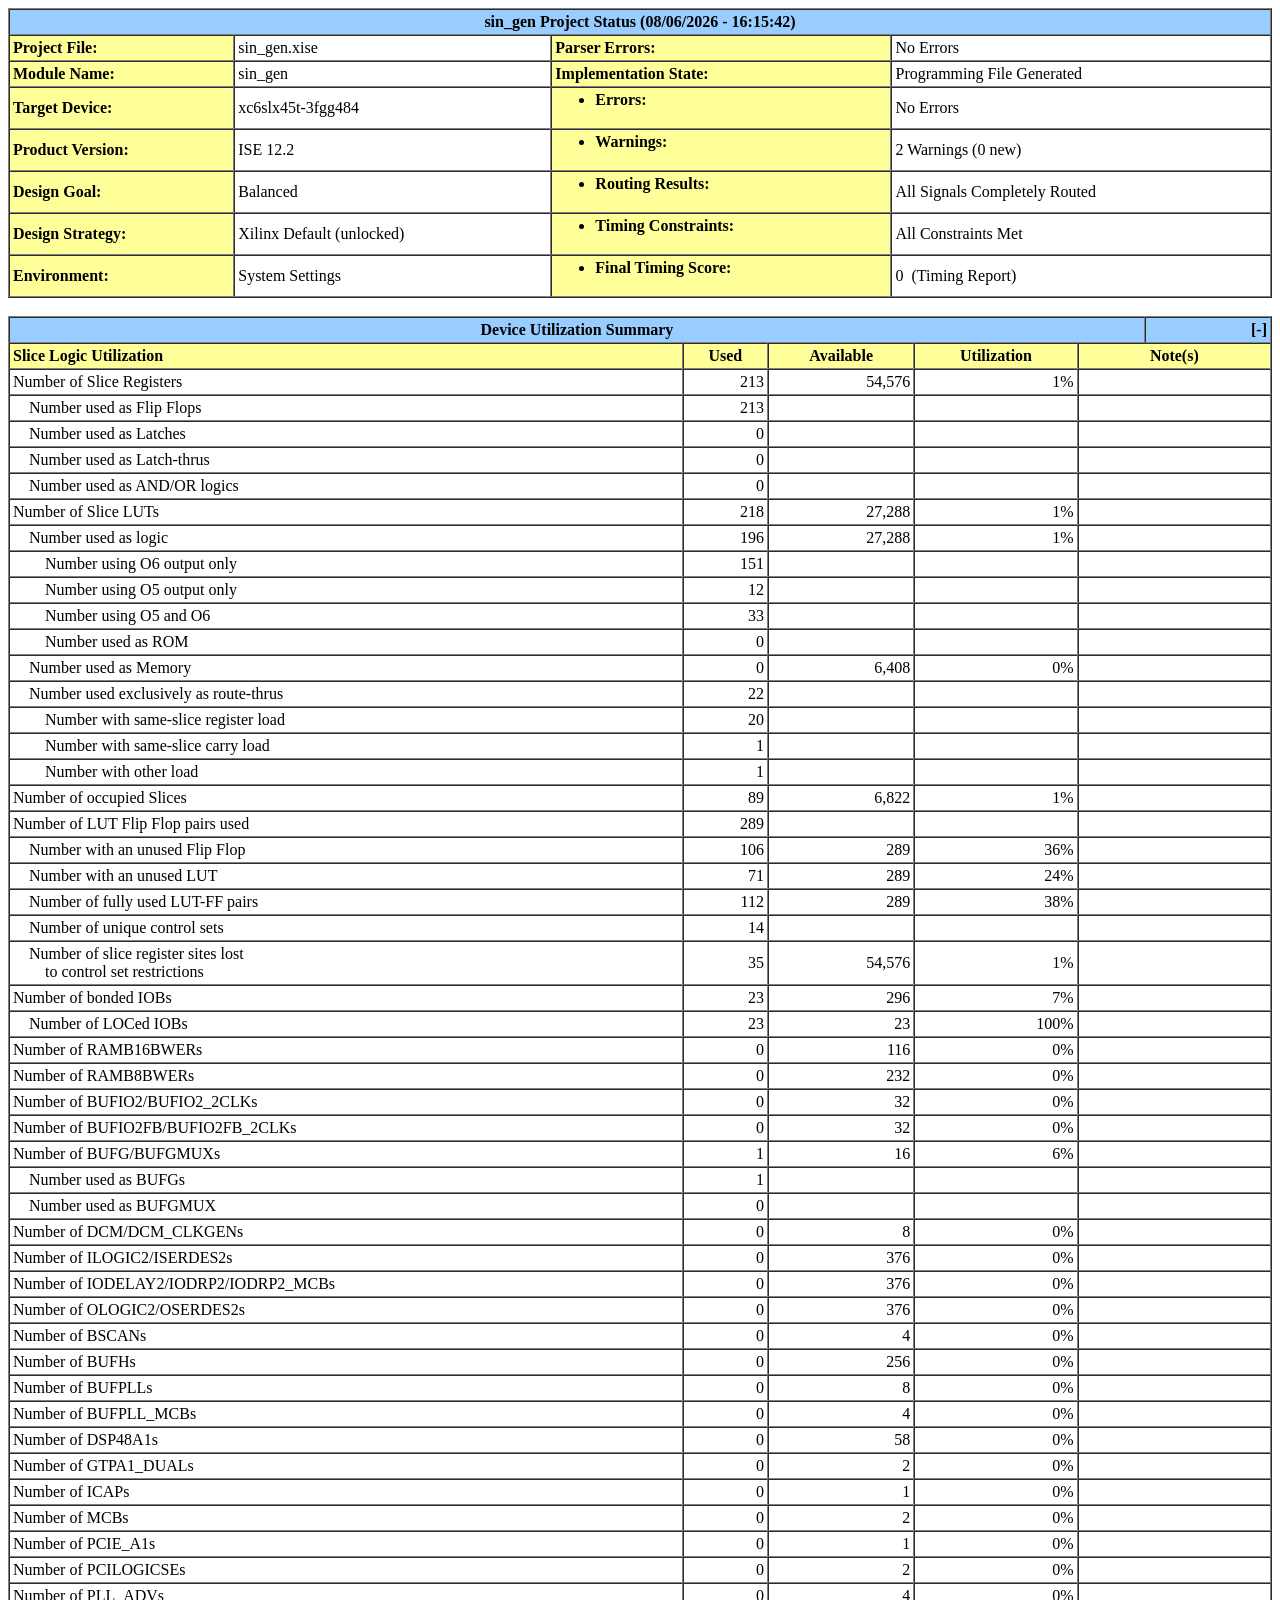
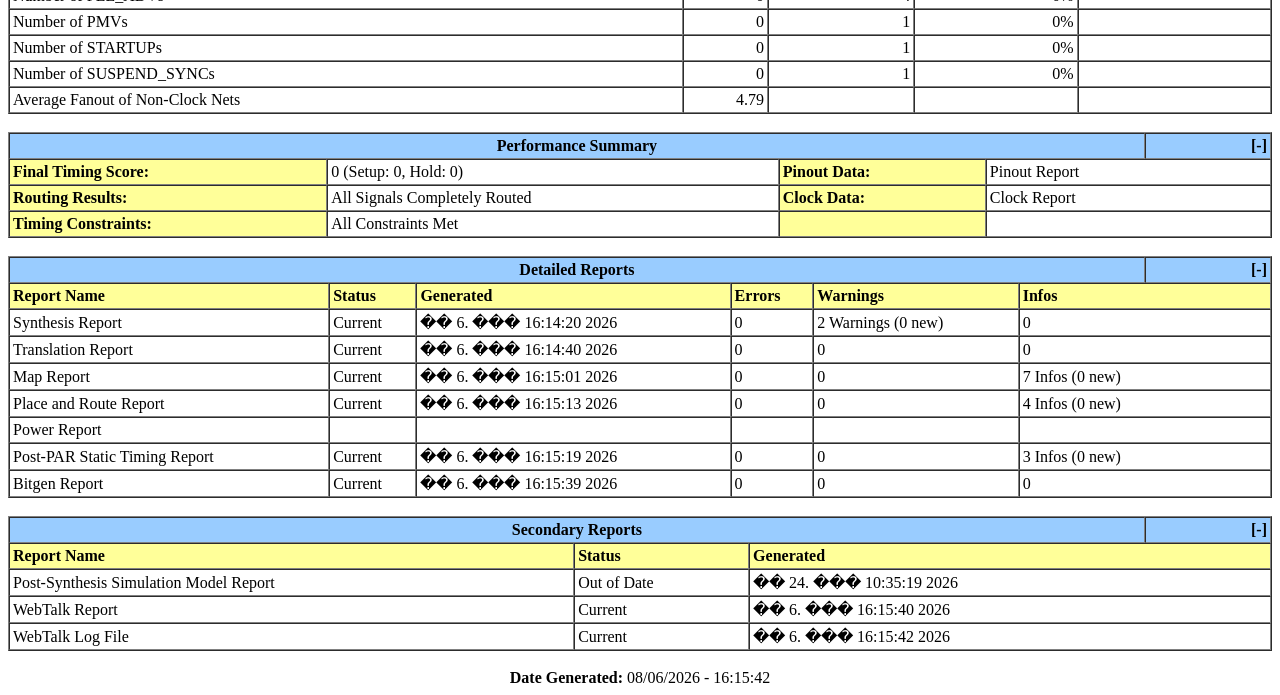
<file: Main/sin_gen/sin_gen_summary.html>
<HTML><HEAD><TITLE>Xilinx Design Summary</TITLE></HEAD>
<BODY TEXT='#000000' BGCOLOR='#FFFFFF' LINK='#0000EE' VLINK='#551A8B' ALINK='#FF0000'>
<TABLE BORDER CELLSPACING=0 CELLPADDING=3 WIDTH='100%'>
<TR ALIGN=CENTER BGCOLOR='#99CCFF'>
<TD ALIGN=CENTER COLSPAN='4'><B>sin_gen Project Status (08/06/2026 - 16:15:42)</B></TD></TR>
<TR ALIGN=LEFT>
<TD BGCOLOR='#FFFF99'><B>Project File:</B></TD>
<TD>sin_gen.xise</TD>
<TD BGCOLOR='#FFFF99'><b>Parser Errors:</b></TD>
<TD> No Errors </TD>
</TR>
<TR ALIGN=LEFT>
<TD BGCOLOR='#FFFF99'><B>Module Name:</B></TD>
<TD>sin_gen</TD>
<TD BGCOLOR='#FFFF99'><B>Implementation State:</B></TD>
<TD>Programming File Generated</TD>
</TR>
<TR ALIGN=LEFT>
<TD BGCOLOR='#FFFF99'><B>Target Device:</B></TD>
<TD>xc6slx45t-3fgg484</TD>
<TD BGCOLOR='#FFFF99'><UL><LI><B>Errors:</B></LI></UL></TD>
<TD>
No Errors</TD>
</TR>
<TR ALIGN=LEFT>
<TD BGCOLOR='#FFFF99'><B>Product Version:</B></TD><TD>ISE 12.2</TD>
<TD BGCOLOR='#FFFF99'><UL><LI><B>Warnings:</B></LI></UL></TD>
<TD ALIGN=LEFT><A HREF_DISABLED='C:/Xilinx/Project/sin_gen\_xmsgs/*.xmsgs?&DataKey=Warning'>2 Warnings (0 new)</A></TD>
</TR>
<TR ALIGN=LEFT>
<TD BGCOLOR='#FFFF99'><B>Design Goal:</B></dif></TD>
<TD>Balanced</TD>
<TD BGCOLOR='#FFFF99'><UL><LI><B>Routing Results:</B></LI></UL></TD>
<TD>
<A HREF_DISABLED='C:/Xilinx/Project/sin_gen\sin_gen.unroutes'>All Signals Completely Routed</A></TD>
</TR>
<TR ALIGN=LEFT>
<TD BGCOLOR='#FFFF99'><B>Design Strategy:</B></dif></TD>
<TD><A HREF_DISABLED='Xilinx Default (unlocked)?&DataKey=Strategy'>Xilinx Default (unlocked)</A></TD>
<TD BGCOLOR='#FFFF99'><UL><LI><B>Timing Constraints:</B></LI></UL></TD>
<TD>
<A HREF_DISABLED='C:/Xilinx/Project/sin_gen\sin_gen.ptwx?&DataKey=ConstraintsData'>All Constraints Met</A></TD>
</TR>
<TR ALIGN=LEFT>
<TD BGCOLOR='#FFFF99'><B>Environment:</B></dif></TD>
<TD>
<A HREF_DISABLED='C:/Xilinx/Project/sin_gen\sin_gen_envsettings.html'>
System Settings</A>
</TD>
<TD BGCOLOR='#FFFF99'><UL><LI><B>Final Timing Score:</B></LI></UL></TD>
<TD>0 &nbsp;<A HREF_DISABLED='C:/Xilinx/Project/sin_gen\sin_gen.twx?&DataKey=XmlTimingReport'>(Timing Report)</A></TD>
</TR>
</TABLE>



&nbsp;<BR><TABLE BORDER CELLSPACING=0 CELLPADDING=3 WIDTH='100%'>
<TR ALIGN=CENTER BGCOLOR='#99CCFF'><TD ALIGN=CENTER COLSPAN='5'><B>Device Utilization Summary</B></TD><TD ALIGN=RIGHT WIDTH='10%'COLSPAN=1> <A HREF_DISABLED="?&ExpandedTable=DeviceUtilizationSummary"><B>[-]</B></a></TD></TR>
<TR ALIGN=CENTER BGCOLOR='#FFFF99'>
<TD ALIGN=LEFT><B>Slice Logic Utilization</B></TD><TD><B>Used</B></TD><TD><B>Available</B></TD><TD><B>Utilization</B></TD><TD COLSPAN='2'><B>Note(s)</B></TD>
</TR>
<TR ALIGN=RIGHT><TD ALIGN=LEFT>Number of Slice Registers</TD>
<TD ALIGN=RIGHT>213</TD>
<TD ALIGN=RIGHT>54,576</TD>
<TD ALIGN=RIGHT>1%</TD>
<TD COLSPAN='2'>&nbsp;</TD>
</TR>
<TR ALIGN=RIGHT><TD ALIGN=LEFT>&nbsp;&nbsp;&nbsp;&nbsp;Number used as Flip Flops</TD>
<TD ALIGN=RIGHT>213</TD>
<TD>&nbsp;</TD>
<TD>&nbsp;</TD>
<TD COLSPAN='2'>&nbsp;</TD>
</TR>
<TR ALIGN=RIGHT><TD ALIGN=LEFT>&nbsp;&nbsp;&nbsp;&nbsp;Number used as Latches</TD>
<TD ALIGN=RIGHT>0</TD>
<TD>&nbsp;</TD>
<TD>&nbsp;</TD>
<TD COLSPAN='2'>&nbsp;</TD>
</TR>
<TR ALIGN=RIGHT><TD ALIGN=LEFT>&nbsp;&nbsp;&nbsp;&nbsp;Number used as Latch-thrus</TD>
<TD ALIGN=RIGHT>0</TD>
<TD>&nbsp;</TD>
<TD>&nbsp;</TD>
<TD COLSPAN='2'>&nbsp;</TD>
</TR>
<TR ALIGN=RIGHT><TD ALIGN=LEFT>&nbsp;&nbsp;&nbsp;&nbsp;Number used as AND/OR logics</TD>
<TD ALIGN=RIGHT>0</TD>
<TD>&nbsp;</TD>
<TD>&nbsp;</TD>
<TD COLSPAN='2'>&nbsp;</TD>
</TR>
<TR ALIGN=RIGHT><TD ALIGN=LEFT>Number of Slice LUTs</TD>
<TD ALIGN=RIGHT>218</TD>
<TD ALIGN=RIGHT>27,288</TD>
<TD ALIGN=RIGHT>1%</TD>
<TD COLSPAN='2'>&nbsp;</TD>
</TR>
<TR ALIGN=RIGHT><TD ALIGN=LEFT>&nbsp;&nbsp;&nbsp;&nbsp;Number used as logic</TD>
<TD ALIGN=RIGHT>196</TD>
<TD ALIGN=RIGHT>27,288</TD>
<TD ALIGN=RIGHT>1%</TD>
<TD COLSPAN='2'>&nbsp;</TD>
</TR>
<TR ALIGN=RIGHT><TD ALIGN=LEFT>&nbsp;&nbsp;&nbsp;&nbsp;&nbsp;&nbsp;&nbsp;&nbsp;Number using O6 output only</TD>
<TD ALIGN=RIGHT>151</TD>
<TD>&nbsp;</TD>
<TD>&nbsp;</TD>
<TD COLSPAN='2'>&nbsp;</TD>
</TR>
<TR ALIGN=RIGHT><TD ALIGN=LEFT>&nbsp;&nbsp;&nbsp;&nbsp;&nbsp;&nbsp;&nbsp;&nbsp;Number using O5 output only</TD>
<TD ALIGN=RIGHT>12</TD>
<TD>&nbsp;</TD>
<TD>&nbsp;</TD>
<TD COLSPAN='2'>&nbsp;</TD>
</TR>
<TR ALIGN=RIGHT><TD ALIGN=LEFT>&nbsp;&nbsp;&nbsp;&nbsp;&nbsp;&nbsp;&nbsp;&nbsp;Number using O5 and O6</TD>
<TD ALIGN=RIGHT>33</TD>
<TD>&nbsp;</TD>
<TD>&nbsp;</TD>
<TD COLSPAN='2'>&nbsp;</TD>
</TR>
<TR ALIGN=RIGHT><TD ALIGN=LEFT>&nbsp;&nbsp;&nbsp;&nbsp;&nbsp;&nbsp;&nbsp;&nbsp;Number used as ROM</TD>
<TD ALIGN=RIGHT>0</TD>
<TD>&nbsp;</TD>
<TD>&nbsp;</TD>
<TD COLSPAN='2'>&nbsp;</TD>
</TR>
<TR ALIGN=RIGHT><TD ALIGN=LEFT>&nbsp;&nbsp;&nbsp;&nbsp;Number used as Memory</TD>
<TD ALIGN=RIGHT>0</TD>
<TD ALIGN=RIGHT>6,408</TD>
<TD ALIGN=RIGHT>0%</TD>
<TD COLSPAN='2'>&nbsp;</TD>
</TR>
<TR ALIGN=RIGHT><TD ALIGN=LEFT>&nbsp;&nbsp;&nbsp;&nbsp;Number used exclusively as route-thrus</TD>
<TD ALIGN=RIGHT>22</TD>
<TD>&nbsp;</TD>
<TD>&nbsp;</TD>
<TD COLSPAN='2'>&nbsp;</TD>
</TR>
<TR ALIGN=RIGHT><TD ALIGN=LEFT>&nbsp;&nbsp;&nbsp;&nbsp;&nbsp;&nbsp;&nbsp;&nbsp;Number with same-slice register load</TD>
<TD ALIGN=RIGHT>20</TD>
<TD>&nbsp;</TD>
<TD>&nbsp;</TD>
<TD COLSPAN='2'>&nbsp;</TD>
</TR>
<TR ALIGN=RIGHT><TD ALIGN=LEFT>&nbsp;&nbsp;&nbsp;&nbsp;&nbsp;&nbsp;&nbsp;&nbsp;Number with same-slice carry load</TD>
<TD ALIGN=RIGHT>1</TD>
<TD>&nbsp;</TD>
<TD>&nbsp;</TD>
<TD COLSPAN='2'>&nbsp;</TD>
</TR>
<TR ALIGN=RIGHT><TD ALIGN=LEFT>&nbsp;&nbsp;&nbsp;&nbsp;&nbsp;&nbsp;&nbsp;&nbsp;Number with other load</TD>
<TD ALIGN=RIGHT>1</TD>
<TD>&nbsp;</TD>
<TD>&nbsp;</TD>
<TD COLSPAN='2'>&nbsp;</TD>
</TR>
<TR ALIGN=RIGHT><TD ALIGN=LEFT>Number of occupied Slices</TD>
<TD ALIGN=RIGHT>89</TD>
<TD ALIGN=RIGHT>6,822</TD>
<TD ALIGN=RIGHT>1%</TD>
<TD COLSPAN='2'>&nbsp;</TD>
</TR>
<TR ALIGN=RIGHT><TD ALIGN=LEFT>Number of LUT Flip Flop pairs used</TD>
<TD ALIGN=RIGHT>289</TD>
<TD>&nbsp;</TD>
<TD>&nbsp;</TD>
<TD COLSPAN='2'>&nbsp;</TD>
</TR>
<TR ALIGN=RIGHT><TD ALIGN=LEFT>&nbsp;&nbsp;&nbsp;&nbsp;Number with an unused Flip Flop</TD>
<TD ALIGN=RIGHT>106</TD>
<TD ALIGN=RIGHT>289</TD>
<TD ALIGN=RIGHT>36%</TD>
<TD COLSPAN='2'>&nbsp;</TD>
</TR>
<TR ALIGN=RIGHT><TD ALIGN=LEFT>&nbsp;&nbsp;&nbsp;&nbsp;Number with an unused LUT</TD>
<TD ALIGN=RIGHT>71</TD>
<TD ALIGN=RIGHT>289</TD>
<TD ALIGN=RIGHT>24%</TD>
<TD COLSPAN='2'>&nbsp;</TD>
</TR>
<TR ALIGN=RIGHT><TD ALIGN=LEFT>&nbsp;&nbsp;&nbsp;&nbsp;Number of fully used LUT-FF pairs</TD>
<TD ALIGN=RIGHT>112</TD>
<TD ALIGN=RIGHT>289</TD>
<TD ALIGN=RIGHT>38%</TD>
<TD COLSPAN='2'>&nbsp;</TD>
</TR>
<TR ALIGN=RIGHT><TD ALIGN=LEFT>&nbsp;&nbsp;&nbsp;&nbsp;Number of unique control sets</TD>
<TD ALIGN=RIGHT>14</TD>
<TD>&nbsp;</TD>
<TD>&nbsp;</TD>
<TD COLSPAN='2'>&nbsp;</TD>
</TR>
<TR ALIGN=RIGHT><TD ALIGN=LEFT>&nbsp;&nbsp;&nbsp;&nbsp;Number of slice register sites lost<BR>&nbsp;&nbsp;&nbsp;&nbsp;&nbsp;&nbsp;&nbsp;&nbsp;to control set restrictions</TD>
<TD ALIGN=RIGHT>35</TD>
<TD ALIGN=RIGHT>54,576</TD>
<TD ALIGN=RIGHT>1%</TD>
<TD COLSPAN='2'>&nbsp;</TD>
</TR>
<TR ALIGN=RIGHT><TD ALIGN=LEFT>Number of bonded <A HREF_DISABLED='C:/Xilinx/Project/sin_gen\sin_gen_map.xrpt?&DataKey=IOBProperties'>IOBs</A></TD>
<TD ALIGN=RIGHT>23</TD>
<TD ALIGN=RIGHT>296</TD>
<TD ALIGN=RIGHT>7%</TD>
<TD COLSPAN='2'>&nbsp;</TD>
</TR>
<TR ALIGN=RIGHT><TD ALIGN=LEFT>&nbsp;&nbsp;&nbsp;&nbsp;Number of LOCed IOBs</TD>
<TD ALIGN=RIGHT>23</TD>
<TD ALIGN=RIGHT>23</TD>
<TD ALIGN=RIGHT>100%</TD>
<TD COLSPAN='2'>&nbsp;</TD>
</TR>
<TR ALIGN=RIGHT><TD ALIGN=LEFT>Number of RAMB16BWERs</TD>
<TD ALIGN=RIGHT>0</TD>
<TD ALIGN=RIGHT>116</TD>
<TD ALIGN=RIGHT>0%</TD>
<TD COLSPAN='2'>&nbsp;</TD>
</TR>
<TR ALIGN=RIGHT><TD ALIGN=LEFT>Number of RAMB8BWERs</TD>
<TD ALIGN=RIGHT>0</TD>
<TD ALIGN=RIGHT>232</TD>
<TD ALIGN=RIGHT>0%</TD>
<TD COLSPAN='2'>&nbsp;</TD>
</TR>
<TR ALIGN=RIGHT><TD ALIGN=LEFT>Number of BUFIO2/BUFIO2_2CLKs</TD>
<TD ALIGN=RIGHT>0</TD>
<TD ALIGN=RIGHT>32</TD>
<TD ALIGN=RIGHT>0%</TD>
<TD COLSPAN='2'>&nbsp;</TD>
</TR>
<TR ALIGN=RIGHT><TD ALIGN=LEFT>Number of BUFIO2FB/BUFIO2FB_2CLKs</TD>
<TD ALIGN=RIGHT>0</TD>
<TD ALIGN=RIGHT>32</TD>
<TD ALIGN=RIGHT>0%</TD>
<TD COLSPAN='2'>&nbsp;</TD>
</TR>
<TR ALIGN=RIGHT><TD ALIGN=LEFT>Number of BUFG/BUFGMUXs</TD>
<TD ALIGN=RIGHT>1</TD>
<TD ALIGN=RIGHT>16</TD>
<TD ALIGN=RIGHT>6%</TD>
<TD COLSPAN='2'>&nbsp;</TD>
</TR>
<TR ALIGN=RIGHT><TD ALIGN=LEFT>&nbsp;&nbsp;&nbsp;&nbsp;Number used as BUFGs</TD>
<TD ALIGN=RIGHT>1</TD>
<TD>&nbsp;</TD>
<TD>&nbsp;</TD>
<TD COLSPAN='2'>&nbsp;</TD>
</TR>
<TR ALIGN=RIGHT><TD ALIGN=LEFT>&nbsp;&nbsp;&nbsp;&nbsp;Number used as BUFGMUX</TD>
<TD ALIGN=RIGHT>0</TD>
<TD>&nbsp;</TD>
<TD>&nbsp;</TD>
<TD COLSPAN='2'>&nbsp;</TD>
</TR>
<TR ALIGN=RIGHT><TD ALIGN=LEFT>Number of DCM/DCM_CLKGENs</TD>
<TD ALIGN=RIGHT>0</TD>
<TD ALIGN=RIGHT>8</TD>
<TD ALIGN=RIGHT>0%</TD>
<TD COLSPAN='2'>&nbsp;</TD>
</TR>
<TR ALIGN=RIGHT><TD ALIGN=LEFT>Number of ILOGIC2/ISERDES2s</TD>
<TD ALIGN=RIGHT>0</TD>
<TD ALIGN=RIGHT>376</TD>
<TD ALIGN=RIGHT>0%</TD>
<TD COLSPAN='2'>&nbsp;</TD>
</TR>
<TR ALIGN=RIGHT><TD ALIGN=LEFT>Number of IODELAY2/IODRP2/IODRP2_MCBs</TD>
<TD ALIGN=RIGHT>0</TD>
<TD ALIGN=RIGHT>376</TD>
<TD ALIGN=RIGHT>0%</TD>
<TD COLSPAN='2'>&nbsp;</TD>
</TR>
<TR ALIGN=RIGHT><TD ALIGN=LEFT>Number of OLOGIC2/OSERDES2s</TD>
<TD ALIGN=RIGHT>0</TD>
<TD ALIGN=RIGHT>376</TD>
<TD ALIGN=RIGHT>0%</TD>
<TD COLSPAN='2'>&nbsp;</TD>
</TR>
<TR ALIGN=RIGHT><TD ALIGN=LEFT>Number of BSCANs</TD>
<TD ALIGN=RIGHT>0</TD>
<TD ALIGN=RIGHT>4</TD>
<TD ALIGN=RIGHT>0%</TD>
<TD COLSPAN='2'>&nbsp;</TD>
</TR>
<TR ALIGN=RIGHT><TD ALIGN=LEFT>Number of BUFHs</TD>
<TD ALIGN=RIGHT>0</TD>
<TD ALIGN=RIGHT>256</TD>
<TD ALIGN=RIGHT>0%</TD>
<TD COLSPAN='2'>&nbsp;</TD>
</TR>
<TR ALIGN=RIGHT><TD ALIGN=LEFT>Number of BUFPLLs</TD>
<TD ALIGN=RIGHT>0</TD>
<TD ALIGN=RIGHT>8</TD>
<TD ALIGN=RIGHT>0%</TD>
<TD COLSPAN='2'>&nbsp;</TD>
</TR>
<TR ALIGN=RIGHT><TD ALIGN=LEFT>Number of BUFPLL_MCBs</TD>
<TD ALIGN=RIGHT>0</TD>
<TD ALIGN=RIGHT>4</TD>
<TD ALIGN=RIGHT>0%</TD>
<TD COLSPAN='2'>&nbsp;</TD>
</TR>
<TR ALIGN=RIGHT><TD ALIGN=LEFT>Number of DSP48A1s</TD>
<TD ALIGN=RIGHT>0</TD>
<TD ALIGN=RIGHT>58</TD>
<TD ALIGN=RIGHT>0%</TD>
<TD COLSPAN='2'>&nbsp;</TD>
</TR>
<TR ALIGN=RIGHT><TD ALIGN=LEFT>Number of GTPA1_DUALs</TD>
<TD ALIGN=RIGHT>0</TD>
<TD ALIGN=RIGHT>2</TD>
<TD ALIGN=RIGHT>0%</TD>
<TD COLSPAN='2'>&nbsp;</TD>
</TR>
<TR ALIGN=RIGHT><TD ALIGN=LEFT>Number of ICAPs</TD>
<TD ALIGN=RIGHT>0</TD>
<TD ALIGN=RIGHT>1</TD>
<TD ALIGN=RIGHT>0%</TD>
<TD COLSPAN='2'>&nbsp;</TD>
</TR>
<TR ALIGN=RIGHT><TD ALIGN=LEFT>Number of MCBs</TD>
<TD ALIGN=RIGHT>0</TD>
<TD ALIGN=RIGHT>2</TD>
<TD ALIGN=RIGHT>0%</TD>
<TD COLSPAN='2'>&nbsp;</TD>
</TR>
<TR ALIGN=RIGHT><TD ALIGN=LEFT>Number of PCIE_A1s</TD>
<TD ALIGN=RIGHT>0</TD>
<TD ALIGN=RIGHT>1</TD>
<TD ALIGN=RIGHT>0%</TD>
<TD COLSPAN='2'>&nbsp;</TD>
</TR>
<TR ALIGN=RIGHT><TD ALIGN=LEFT>Number of PCILOGICSEs</TD>
<TD ALIGN=RIGHT>0</TD>
<TD ALIGN=RIGHT>2</TD>
<TD ALIGN=RIGHT>0%</TD>
<TD COLSPAN='2'>&nbsp;</TD>
</TR>
<TR ALIGN=RIGHT><TD ALIGN=LEFT>Number of PLL_ADVs</TD>
<TD ALIGN=RIGHT>0</TD>
<TD ALIGN=RIGHT>4</TD>
<TD ALIGN=RIGHT>0%</TD>
<TD COLSPAN='2'>&nbsp;</TD>
</TR>
<TR ALIGN=RIGHT><TD ALIGN=LEFT>Number of PMVs</TD>
<TD ALIGN=RIGHT>0</TD>
<TD ALIGN=RIGHT>1</TD>
<TD ALIGN=RIGHT>0%</TD>
<TD COLSPAN='2'>&nbsp;</TD>
</TR>
<TR ALIGN=RIGHT><TD ALIGN=LEFT>Number of STARTUPs</TD>
<TD ALIGN=RIGHT>0</TD>
<TD ALIGN=RIGHT>1</TD>
<TD ALIGN=RIGHT>0%</TD>
<TD COLSPAN='2'>&nbsp;</TD>
</TR>
<TR ALIGN=RIGHT><TD ALIGN=LEFT>Number of SUSPEND_SYNCs</TD>
<TD ALIGN=RIGHT>0</TD>
<TD ALIGN=RIGHT>1</TD>
<TD ALIGN=RIGHT>0%</TD>
<TD COLSPAN='2'>&nbsp;</TD>
</TR>
<TR ALIGN=RIGHT><TD ALIGN=LEFT>Average Fanout of Non-Clock Nets</TD>
<TD ALIGN=RIGHT>4.79</TD>
<TD>&nbsp;</TD>
<TD>&nbsp;</TD>
<TD COLSPAN='2'>&nbsp;</TD>
</TR>
</TABLE>



&nbsp;<BR><TABLE BORDER CELLSPACING=0 CELLPADDING=3 WIDTH='100%'>
<TR ALIGN=CENTER BGCOLOR='#99CCFF'><TD ALIGN=CENTER COLSPAN='4'><B>Performance Summary</B></TD><TD ALIGN=RIGHT WIDTH='10%'COLSPAN=1> <A HREF_DISABLED="?&ExpandedTable=PerformanceSummary"><B>[-]</B></a></TD></TR>
<TR ALIGN=LEFT>
<TD BGCOLOR='#FFFF99'><B>Final Timing Score:</B></TD>
<TD>0 (Setup: 0, Hold: 0)</TD>
<TD BGCOLOR='#FFFF99'><B>Pinout Data:</B></TD>
<TD COLSPAN='2'><A HREF_DISABLED='C:/Xilinx/Project/sin_gen\sin_gen_par.xrpt?&DataKey=PinoutData'>Pinout Report</A></TD>
</TR>
<TR ALIGN=LEFT>
<TD BGCOLOR='#FFFF99'><B>Routing Results:</B></TD><TD>
<A HREF_DISABLED='C:/Xilinx/Project/sin_gen\sin_gen.unroutes'>All Signals Completely Routed</A></TD>
<TD BGCOLOR='#FFFF99'><B>Clock Data:</B></TD>
<TD COLSPAN='2'><A HREF_DISABLED='C:/Xilinx/Project/sin_gen\sin_gen_par.xrpt?&DataKey=ClocksData'>Clock Report</A></TD>
</TR>
<TR ALIGN=LEFT>
<TD BGCOLOR='#FFFF99'><B>Timing Constraints:</B></TD>
<TD>
<A HREF_DISABLED='C:/Xilinx/Project/sin_gen\sin_gen.ptwx?&DataKey=ConstraintsData'>All Constraints Met</A></TD>
<TD BGCOLOR='#FFFF99'><B>&nbsp;</B></TD>
<TD COLSPAN='2'>&nbsp;</TD>
</TABLE>



&nbsp;<BR><TABLE BORDER CELLSPACING=0 CELLPADDING=3 WIDTH='100%'>
<TR ALIGN=CENTER BGCOLOR='#99CCFF'><TD ALIGN=CENTER COLSPAN='6'><B>Detailed Reports</B></TD><TD ALIGN=RIGHT WIDTH='10%'COLSPAN=1> <A HREF_DISABLED="?&ExpandedTable=DetailedReports"><B>[-]</B></a></TD></TR>
<TR BGCOLOR='#FFFF99'><TD><B>Report Name</B></TD><TD><B>Status</B></TD><TD><B>Generated</B></TD>
<TD ALIGN=LEFT><B>Errors</B></TD><TD ALIGN=LEFT><B>Warnings</B></TD><TD ALIGN=LEFT COLSPAN='2'><B>Infos</B></TD></TR>
<TR ALIGN=LEFT><TD><A HREF_DISABLED='C:/Xilinx/Project/sin_gen\sin_gen.syr'>Synthesis Report</A></TD><TD>Current</TD><TD>�� 6. ��� 16:14:20 2026</TD><TD ALIGN=LEFT>0</TD><TD ALIGN=LEFT><A HREF_DISABLED='C:/Xilinx/Project/sin_gen\_xmsgs/xst.xmsgs?&DataKey=Warning'>2 Warnings (0 new)</A></TD><TD ALIGN=LEFT COLSPAN='2'>0</TD></TR>
<TR ALIGN=LEFT><TD><A HREF_DISABLED='C:/Xilinx/Project/sin_gen\sin_gen.bld'>Translation Report</A></TD><TD>Current</TD><TD>�� 6. ��� 16:14:40 2026</TD><TD ALIGN=LEFT>0</TD><TD ALIGN=LEFT>0</TD><TD ALIGN=LEFT COLSPAN='2'>0</TD></TR>
<TR ALIGN=LEFT><TD><A HREF_DISABLED='C:/Xilinx/Project/sin_gen\sin_gen_map.mrp'>Map Report</A></TD><TD>Current</TD><TD>�� 6. ��� 16:15:01 2026</TD><TD ALIGN=LEFT>0</TD><TD ALIGN=LEFT>0</TD><TD ALIGN=LEFT COLSPAN='2'><A HREF_DISABLED='C:/Xilinx/Project/sin_gen\_xmsgs/map.xmsgs?&DataKey=Info'>7 Infos (0 new)</A></TD></TR>
<TR ALIGN=LEFT><TD><A HREF_DISABLED='C:/Xilinx/Project/sin_gen\sin_gen.par'>Place and Route Report</A></TD><TD>Current</TD><TD>�� 6. ��� 16:15:13 2026</TD><TD ALIGN=LEFT>0</TD><TD ALIGN=LEFT>0</TD><TD ALIGN=LEFT COLSPAN='2'><A HREF_DISABLED='C:/Xilinx/Project/sin_gen\_xmsgs/par.xmsgs?&DataKey=Info'>4 Infos (0 new)</A></TD></TR>
<TR ALIGN=LEFT><TD>Power Report</TD><TD>&nbsp;</TD><TD>&nbsp;</TD><TD>&nbsp;</TD><TD>&nbsp;</TD><TD COLSPAN='2'>&nbsp;</TD></TR>
<TR ALIGN=LEFT><TD><A HREF_DISABLED='C:/Xilinx/Project/sin_gen\sin_gen.twr'>Post-PAR Static Timing Report</A></TD><TD>Current</TD><TD>�� 6. ��� 16:15:19 2026</TD><TD ALIGN=LEFT>0</TD><TD ALIGN=LEFT>0</TD><TD ALIGN=LEFT COLSPAN='2'><A HREF_DISABLED='C:/Xilinx/Project/sin_gen\_xmsgs/trce.xmsgs?&DataKey=Info'>3 Infos (0 new)</A></TD></TR>
<TR ALIGN=LEFT><TD><A HREF_DISABLED='C:/Xilinx/Project/sin_gen\sin_gen.bgn'>Bitgen Report</A></TD><TD>Current</TD><TD>�� 6. ��� 16:15:39 2026</TD><TD ALIGN=LEFT>0</TD><TD ALIGN=LEFT>0</TD><TD ALIGN=LEFT COLSPAN='2'>0</TD></TR>
</TABLE>
&nbsp;<BR><TABLE BORDER CELLSPACING=0 CELLPADDING=3 WIDTH='100%'>
<TR ALIGN=CENTER BGCOLOR='#99CCFF'><TD ALIGN=CENTER COLSPAN='3'><B>Secondary Reports</B></TD><TD ALIGN=RIGHT WIDTH='10%'COLSPAN=1> <A HREF_DISABLED="?&ExpandedTable=SecondaryReports"><B>[-]</B></a></TD></TR>
<TR BGCOLOR='#FFFF99'><TD><B>Report Name</B></TD><TD><B>Status</B></TD><TD COLSPAN='2'><B>Generated</B></TD></TR>
<TR ALIGN=LEFT><TD><A HREF_DISABLED='C:/Xilinx/Project/sin_gen\netgen/synthesis/sin_gen_synthesis.nlf'>Post-Synthesis Simulation Model Report</A></TD><TD>Out of Date</TD><TD COLSPAN='2'>�� 24. ��� 10:35:19 2026</TD></TR>
<TR ALIGN=LEFT><TD><A HREF_DISABLED='C:/Xilinx/Project/sin_gen\usage_statistics_webtalk.html'>WebTalk Report</A></TD><TD>Current</TD><TD COLSPAN='2'>�� 6. ��� 16:15:40 2026</TD></TR>
<TR ALIGN=LEFT><TD><A HREF_DISABLED='C:/Xilinx/Project/sin_gen\webtalk.log'>WebTalk Log File</A></TD><TD>Current</TD><TD COLSPAN='2'>�� 6. ��� 16:15:42 2026</TD></TR>
</TABLE>


<br><center><b>Date Generated:</b> 08/06/2026 - 16:15:42</center>
</BODY></HTML>
</file>
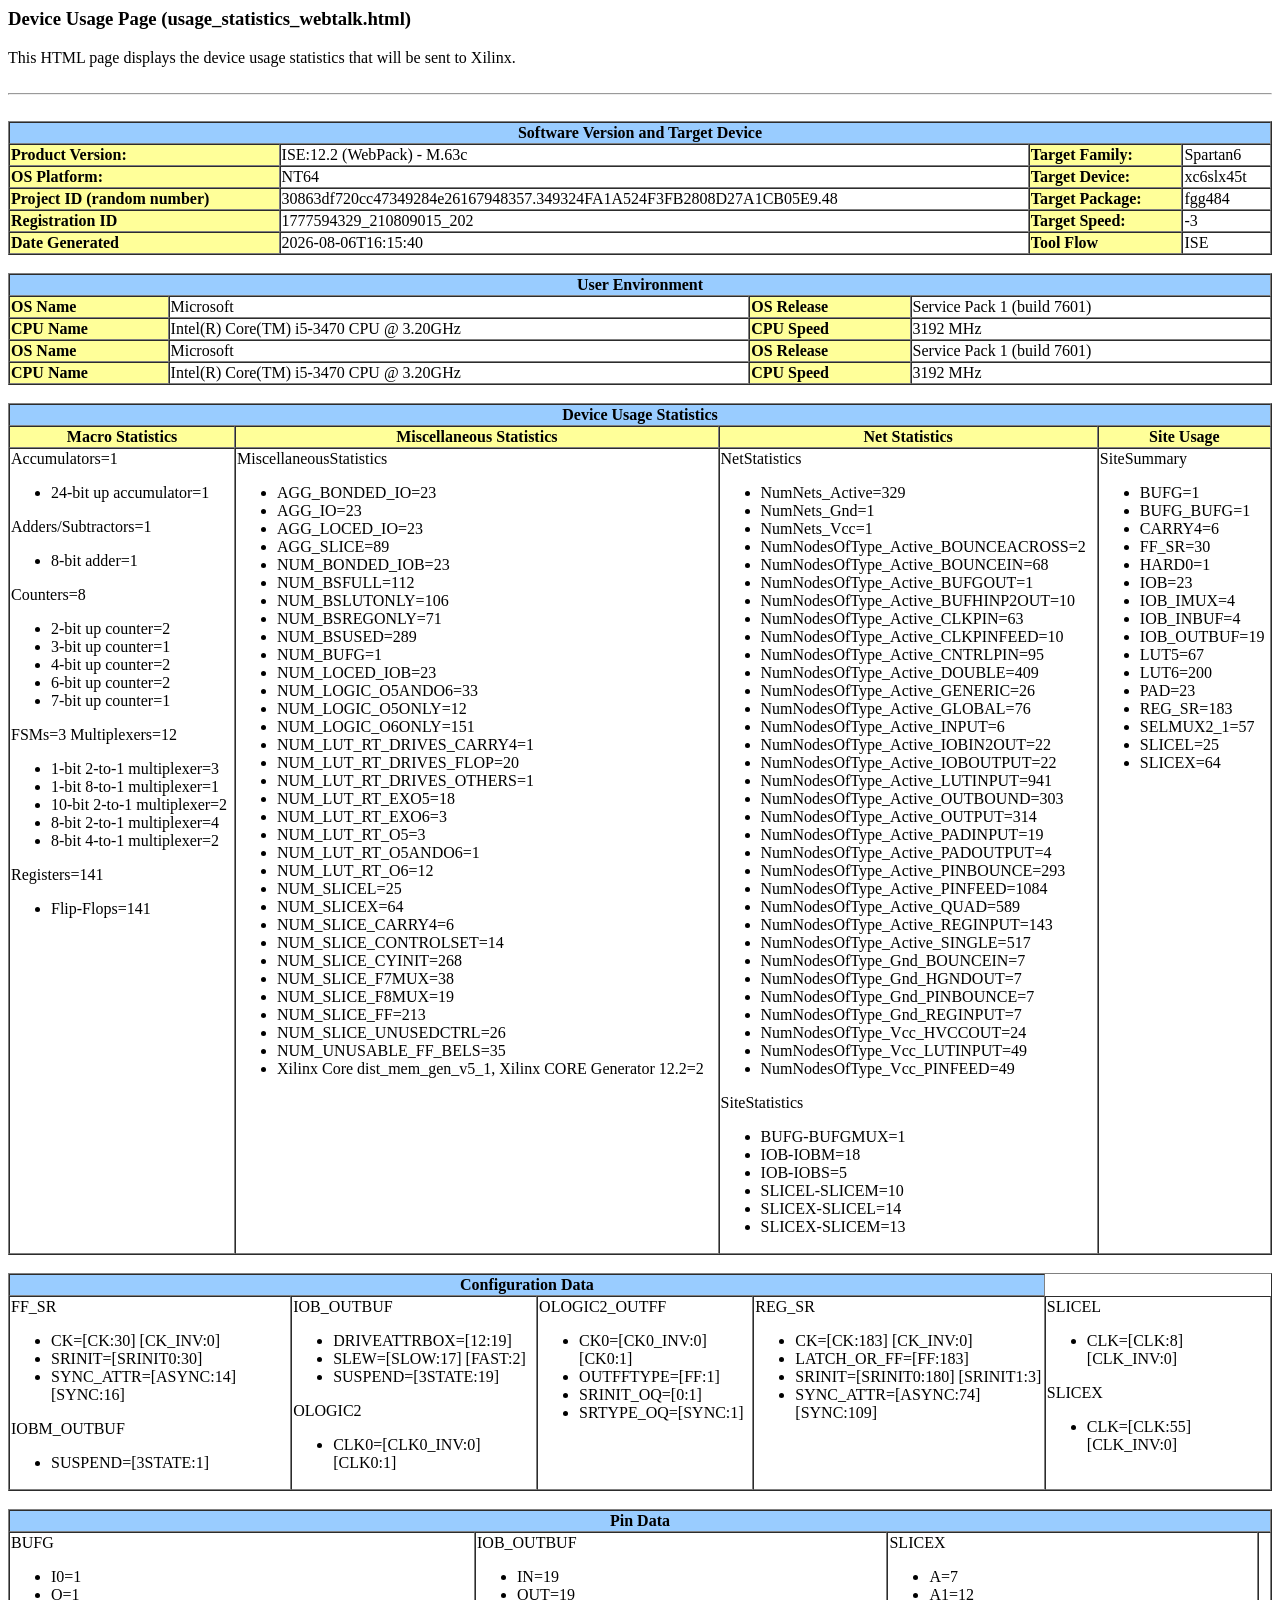
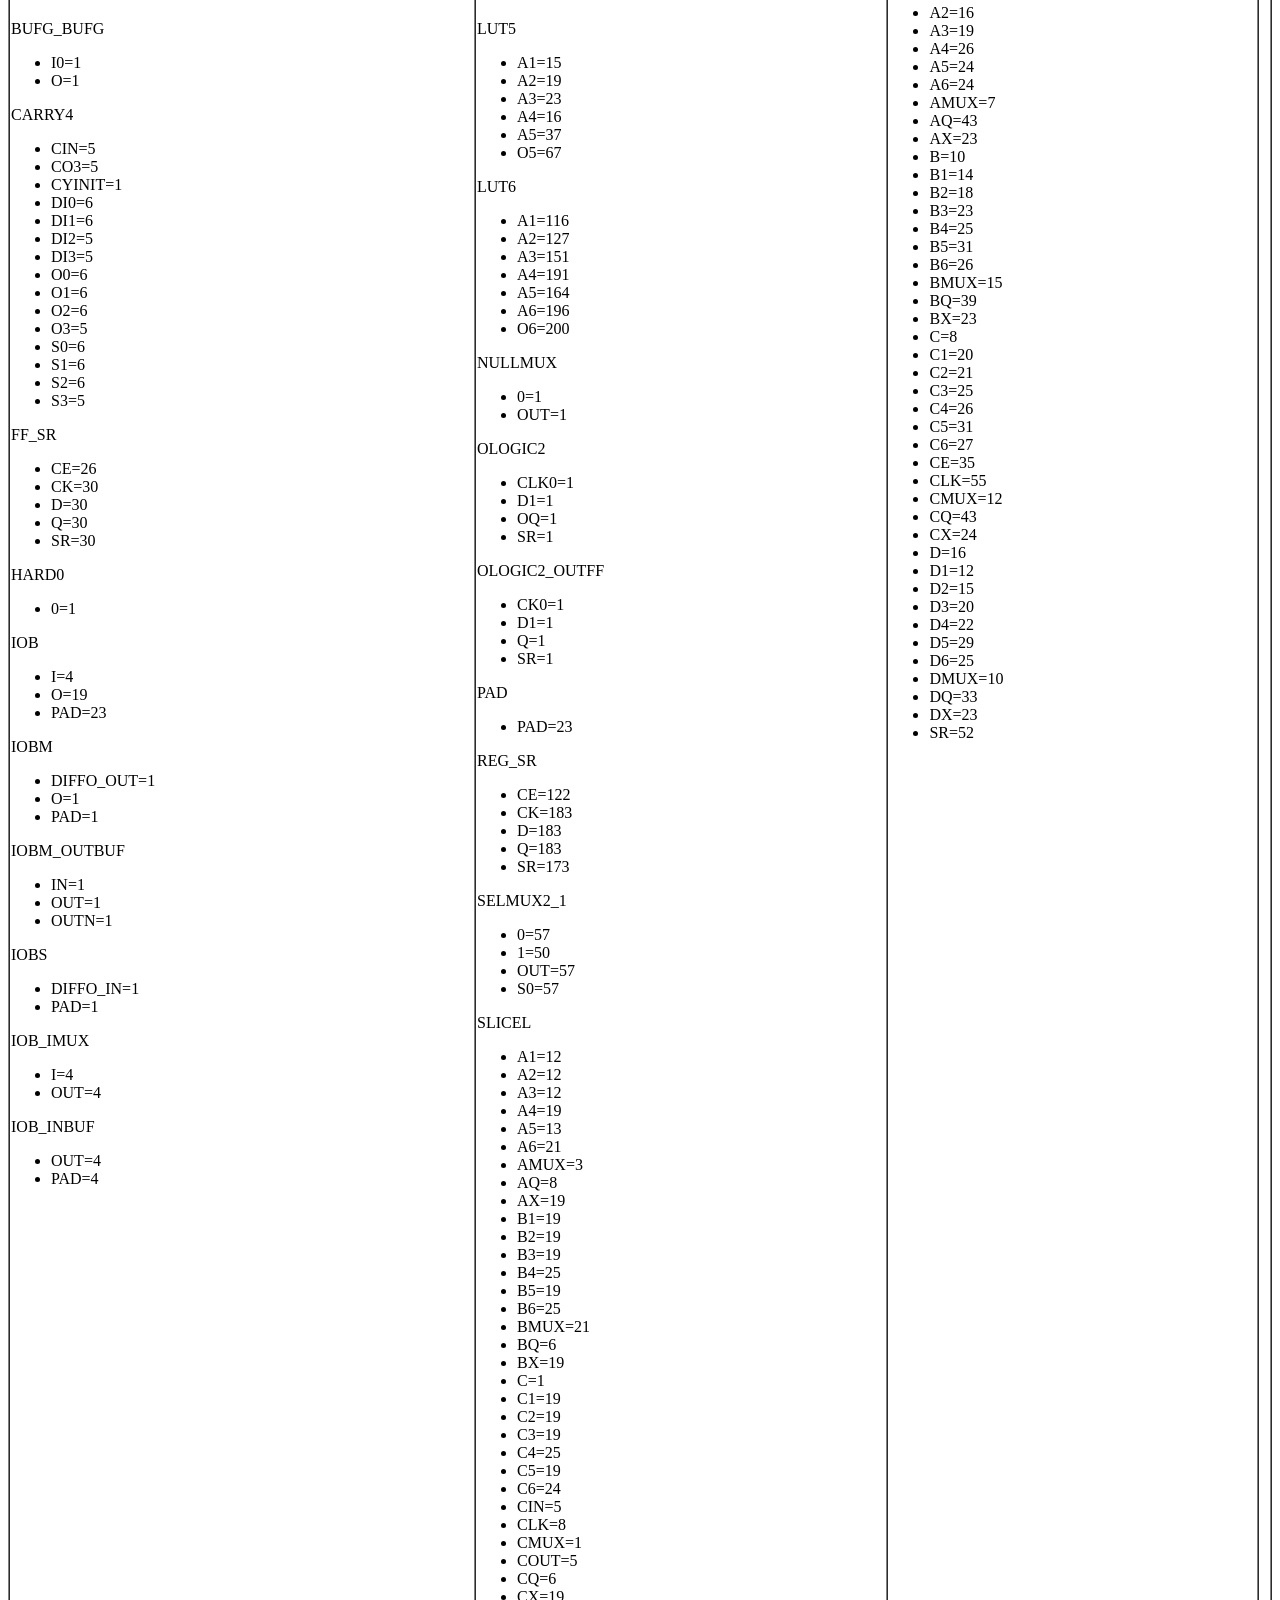
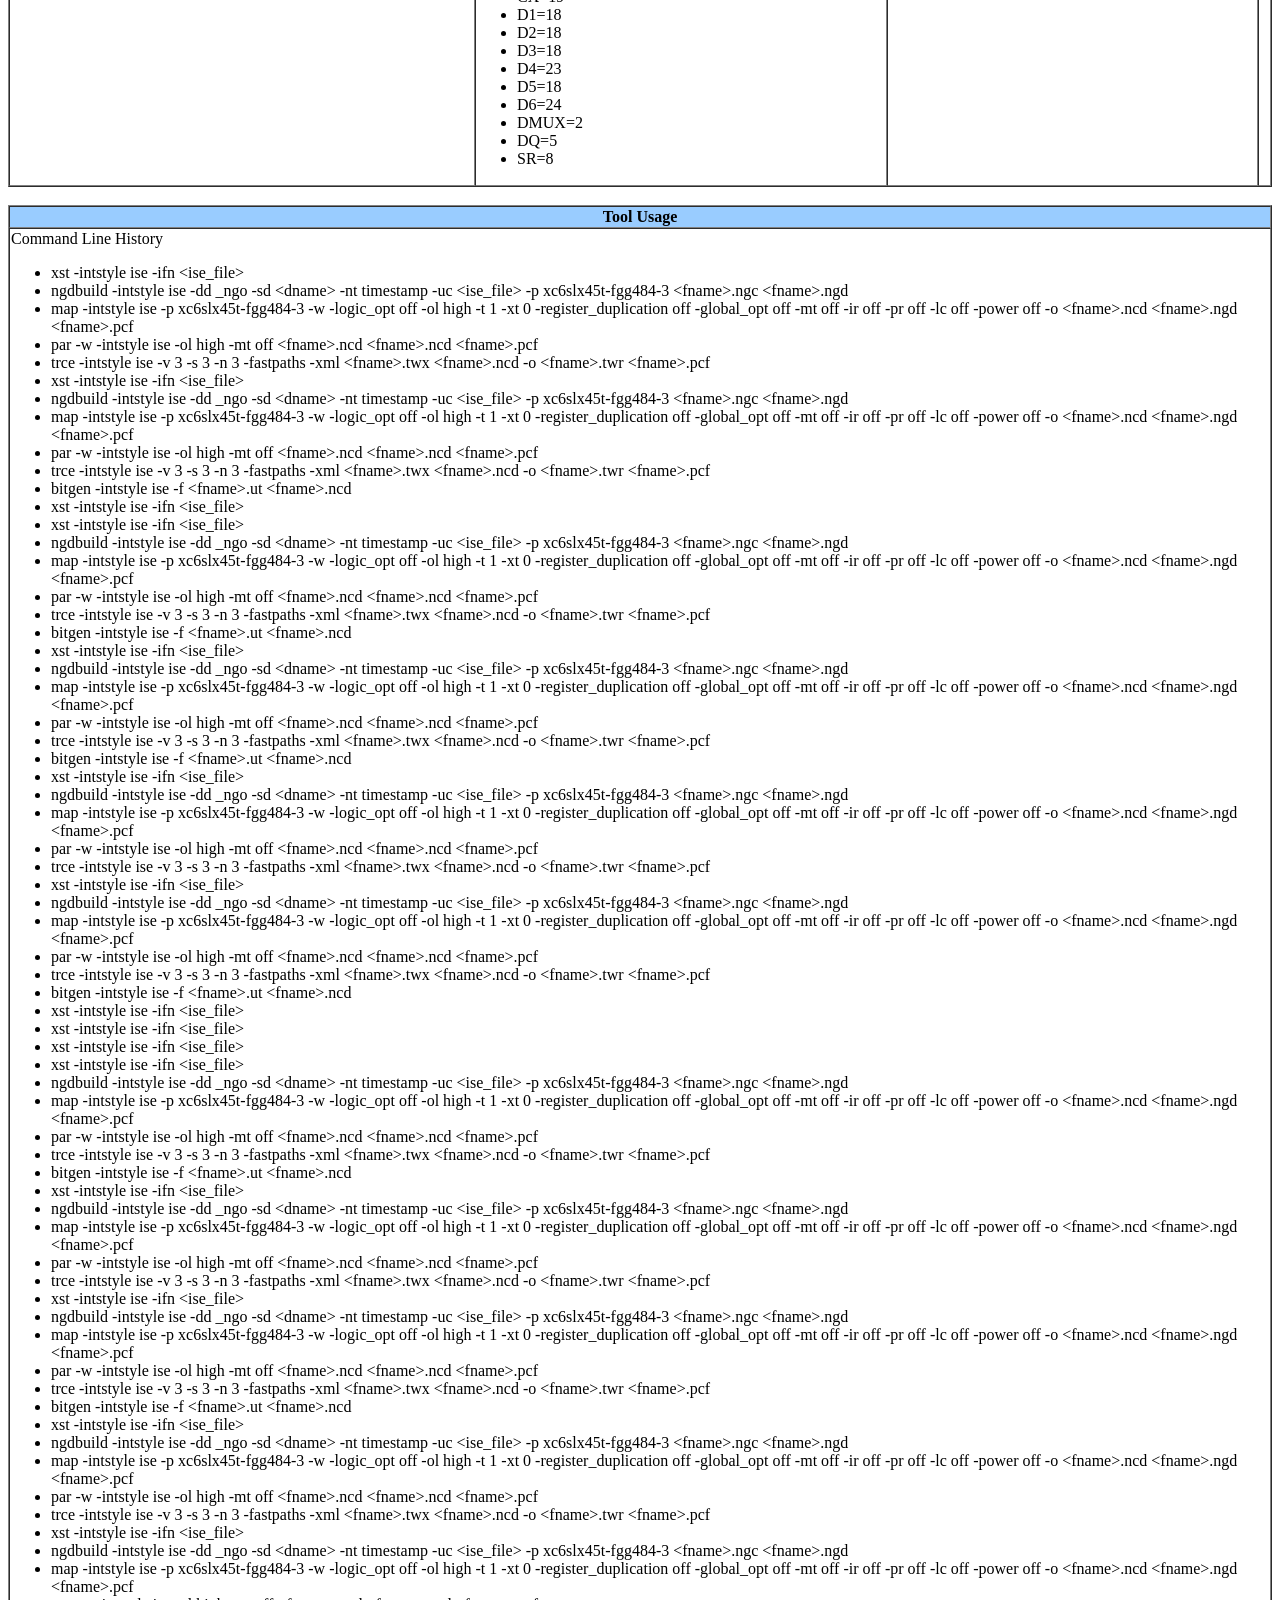
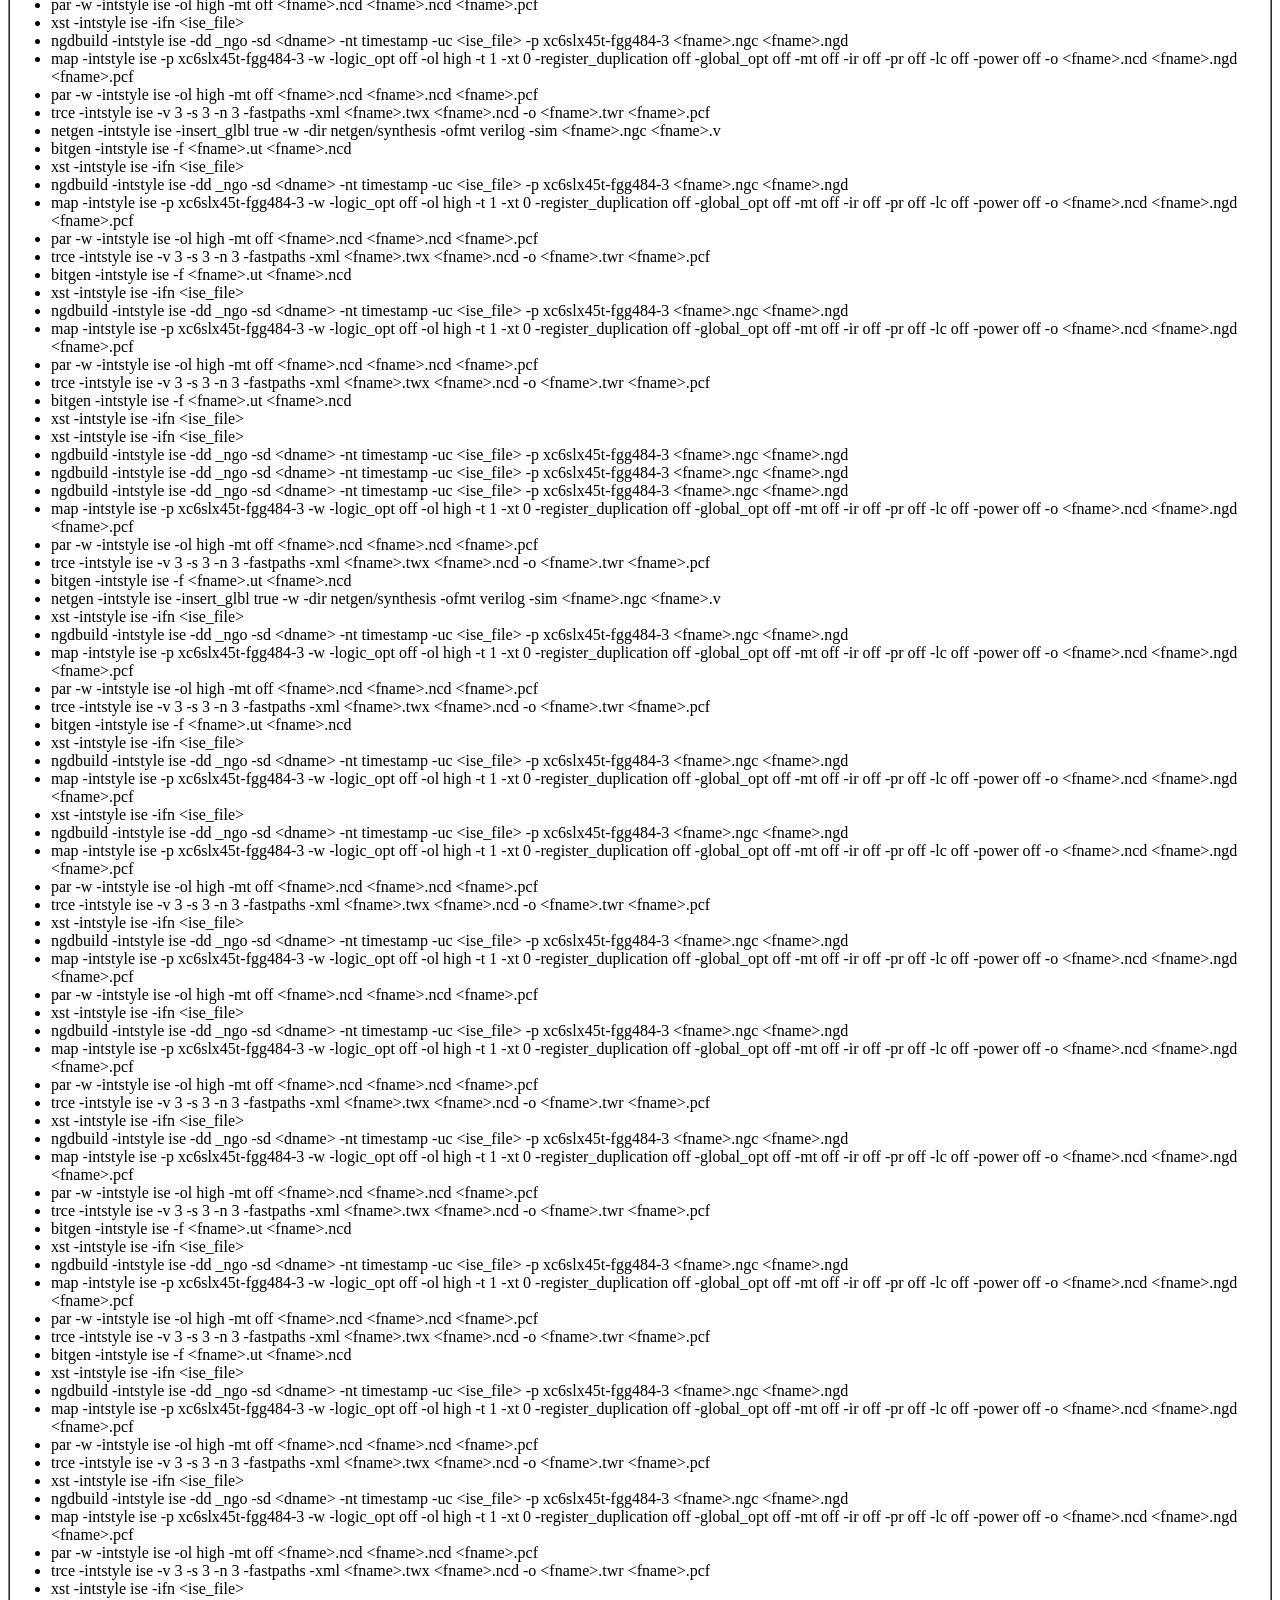
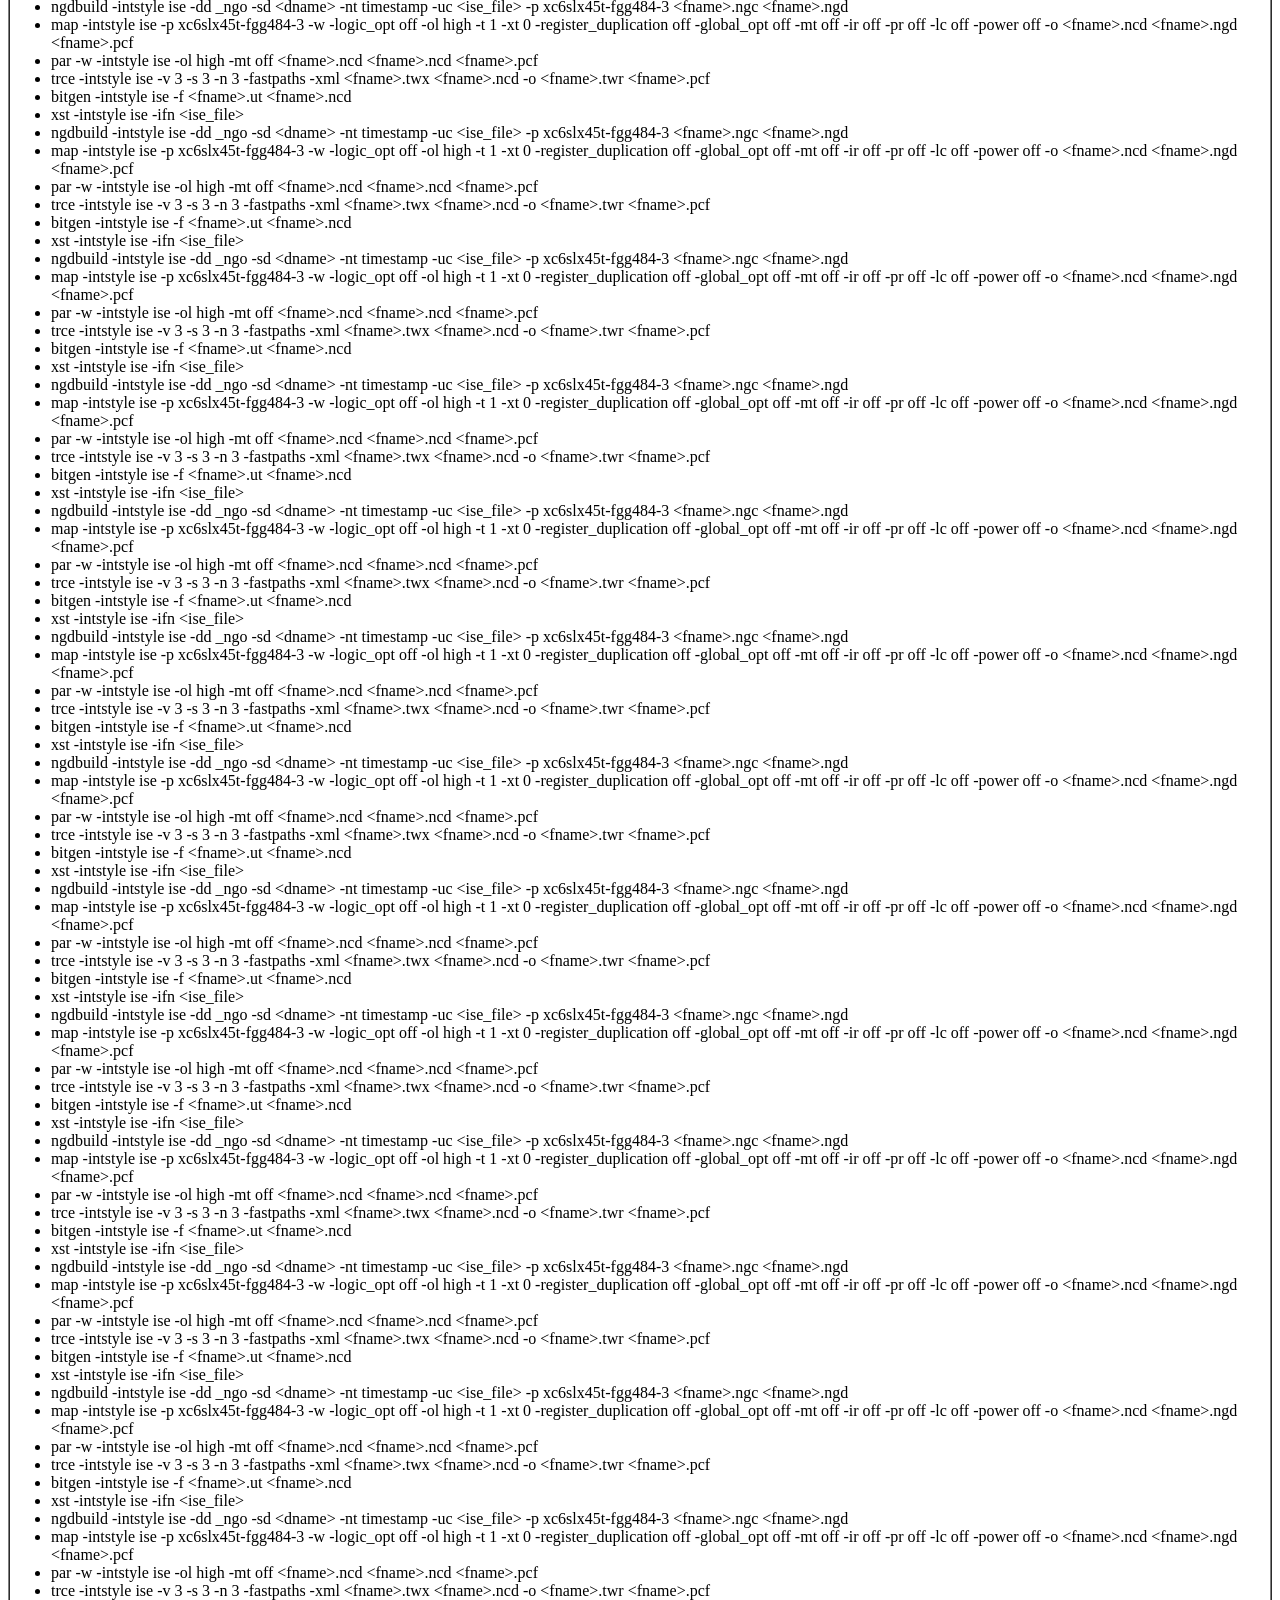
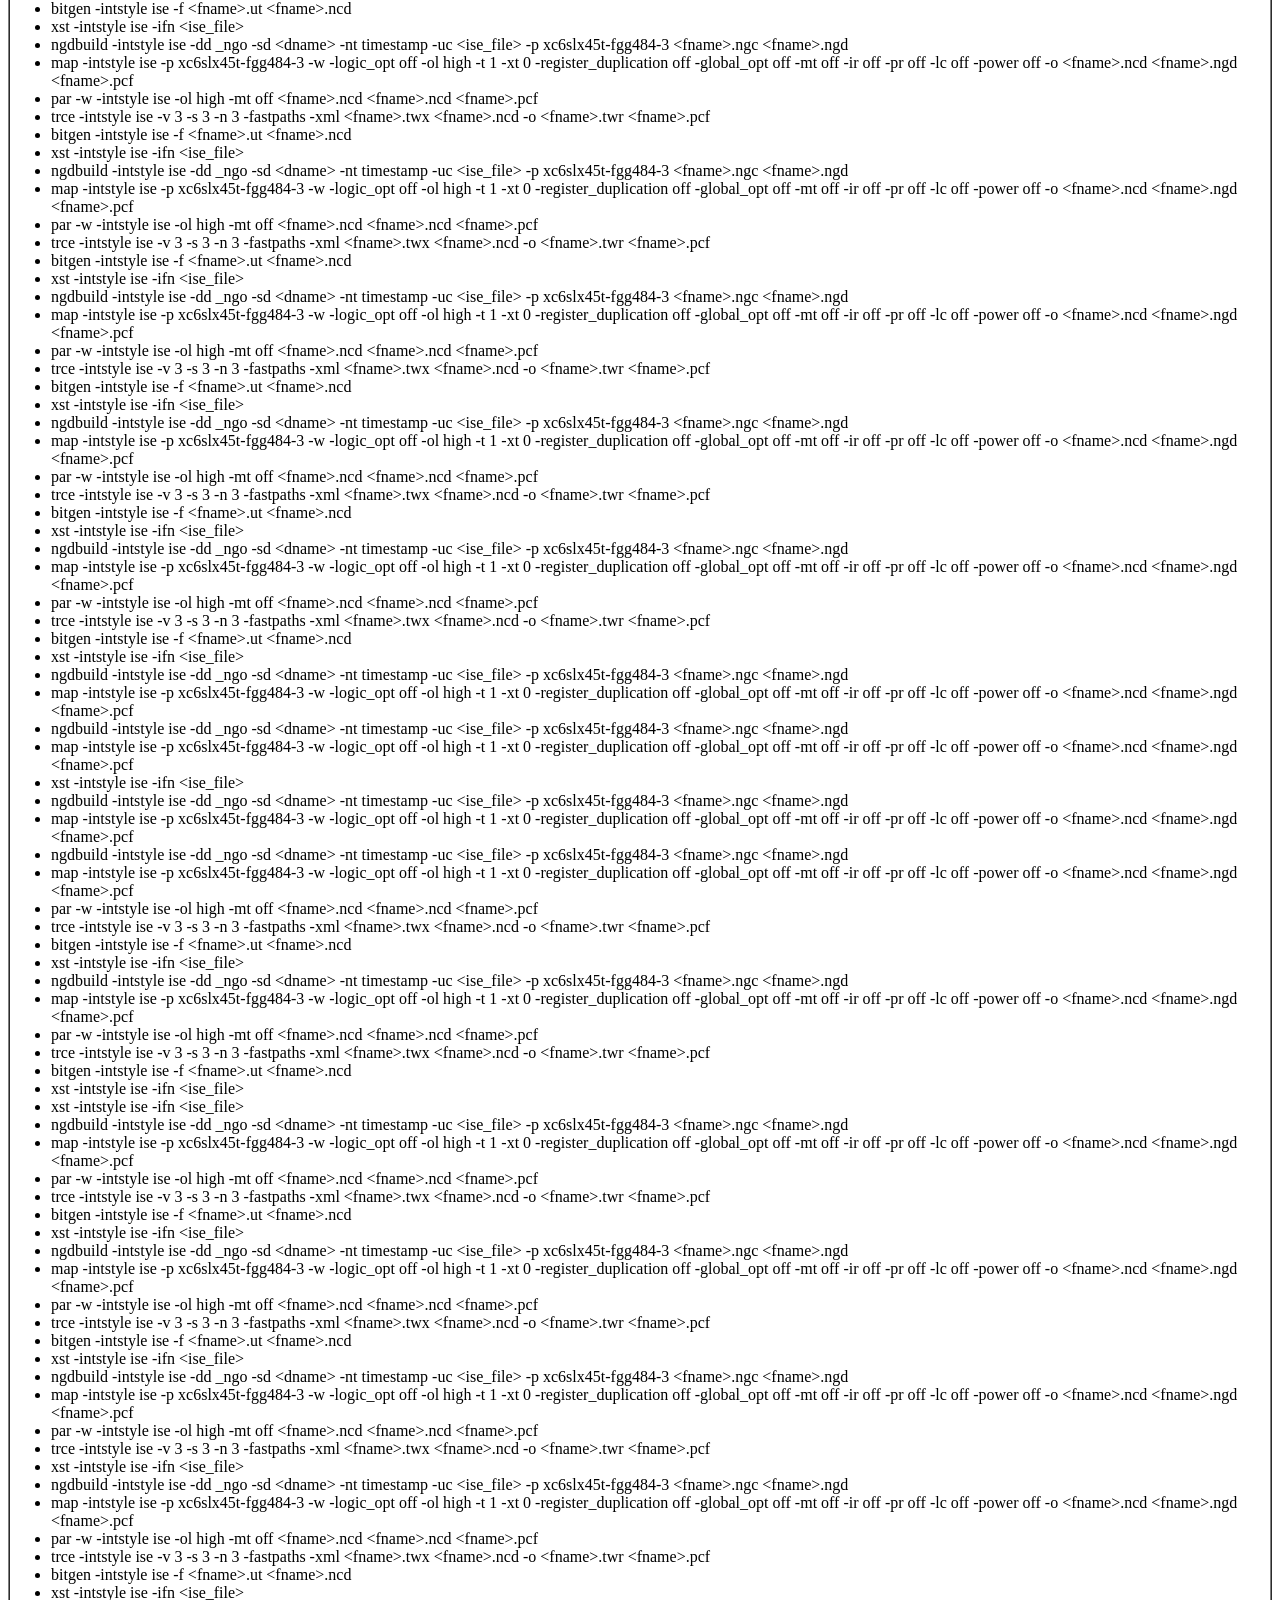
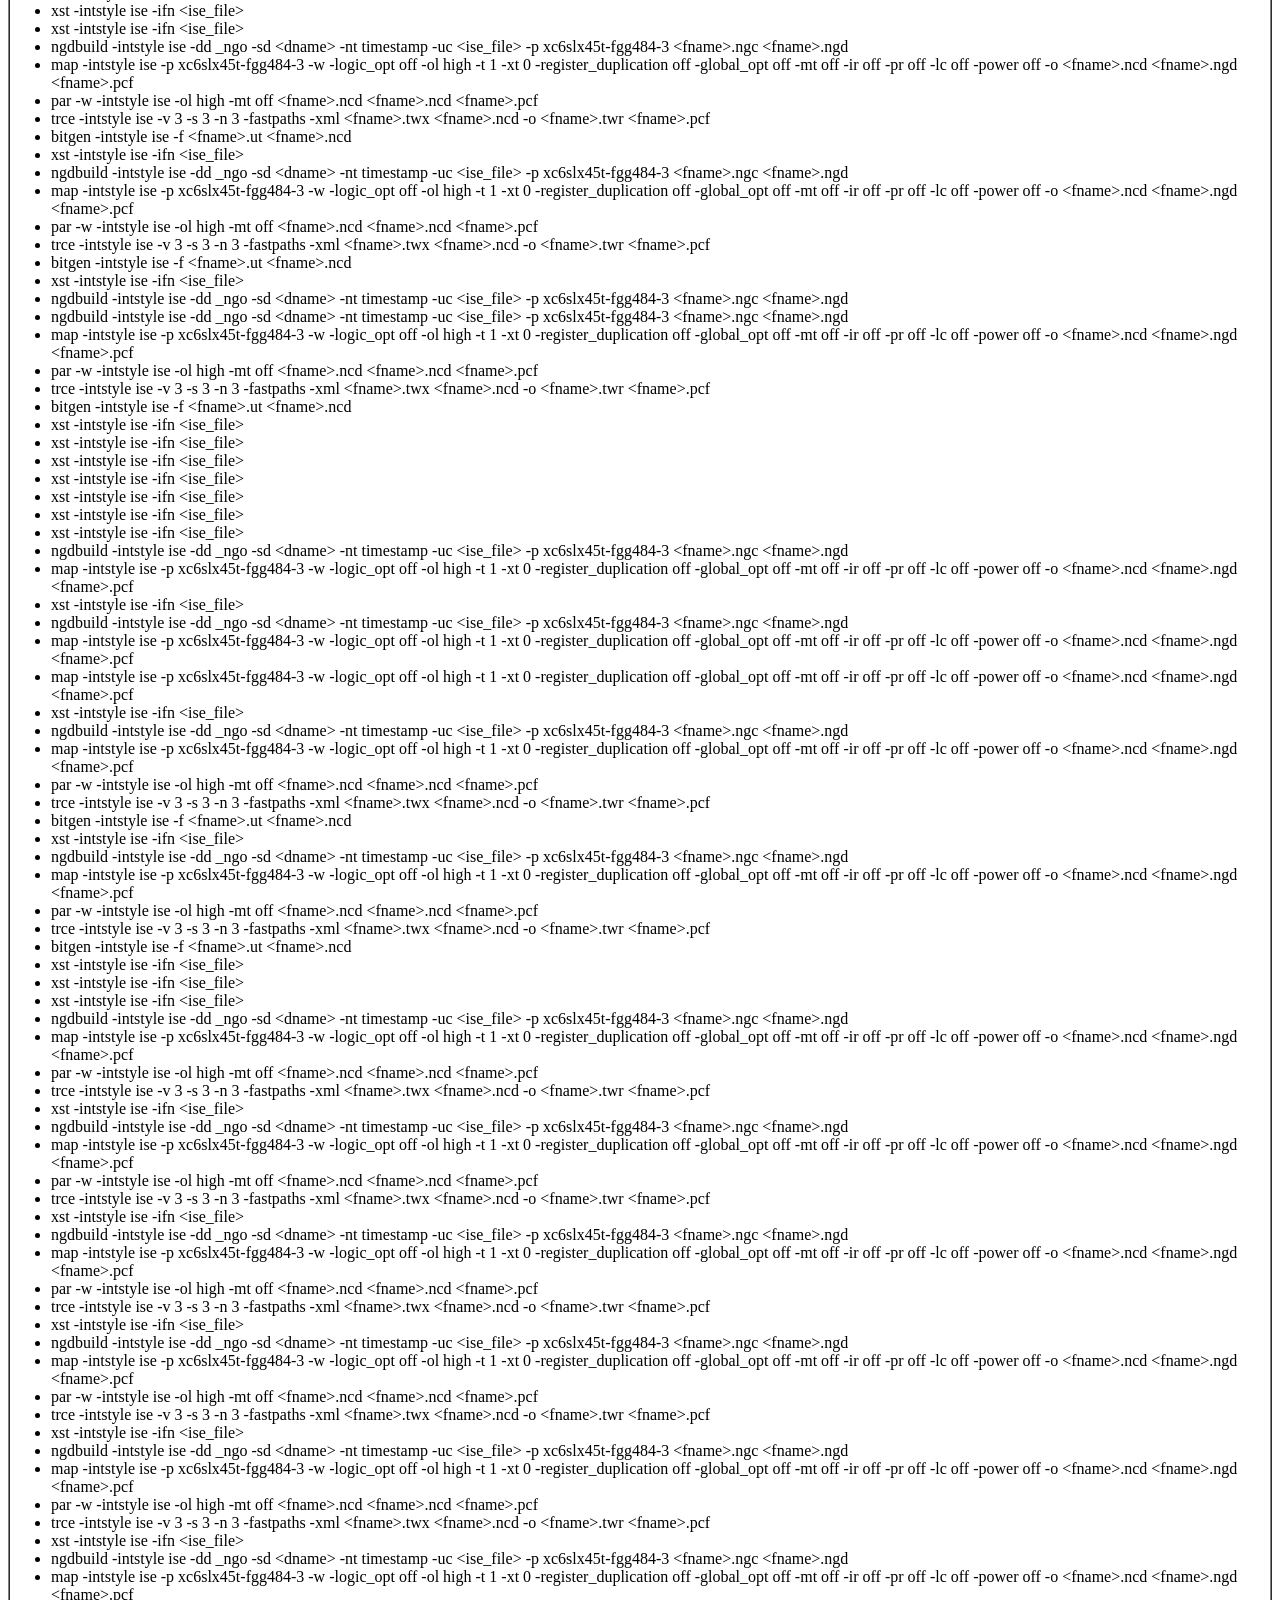
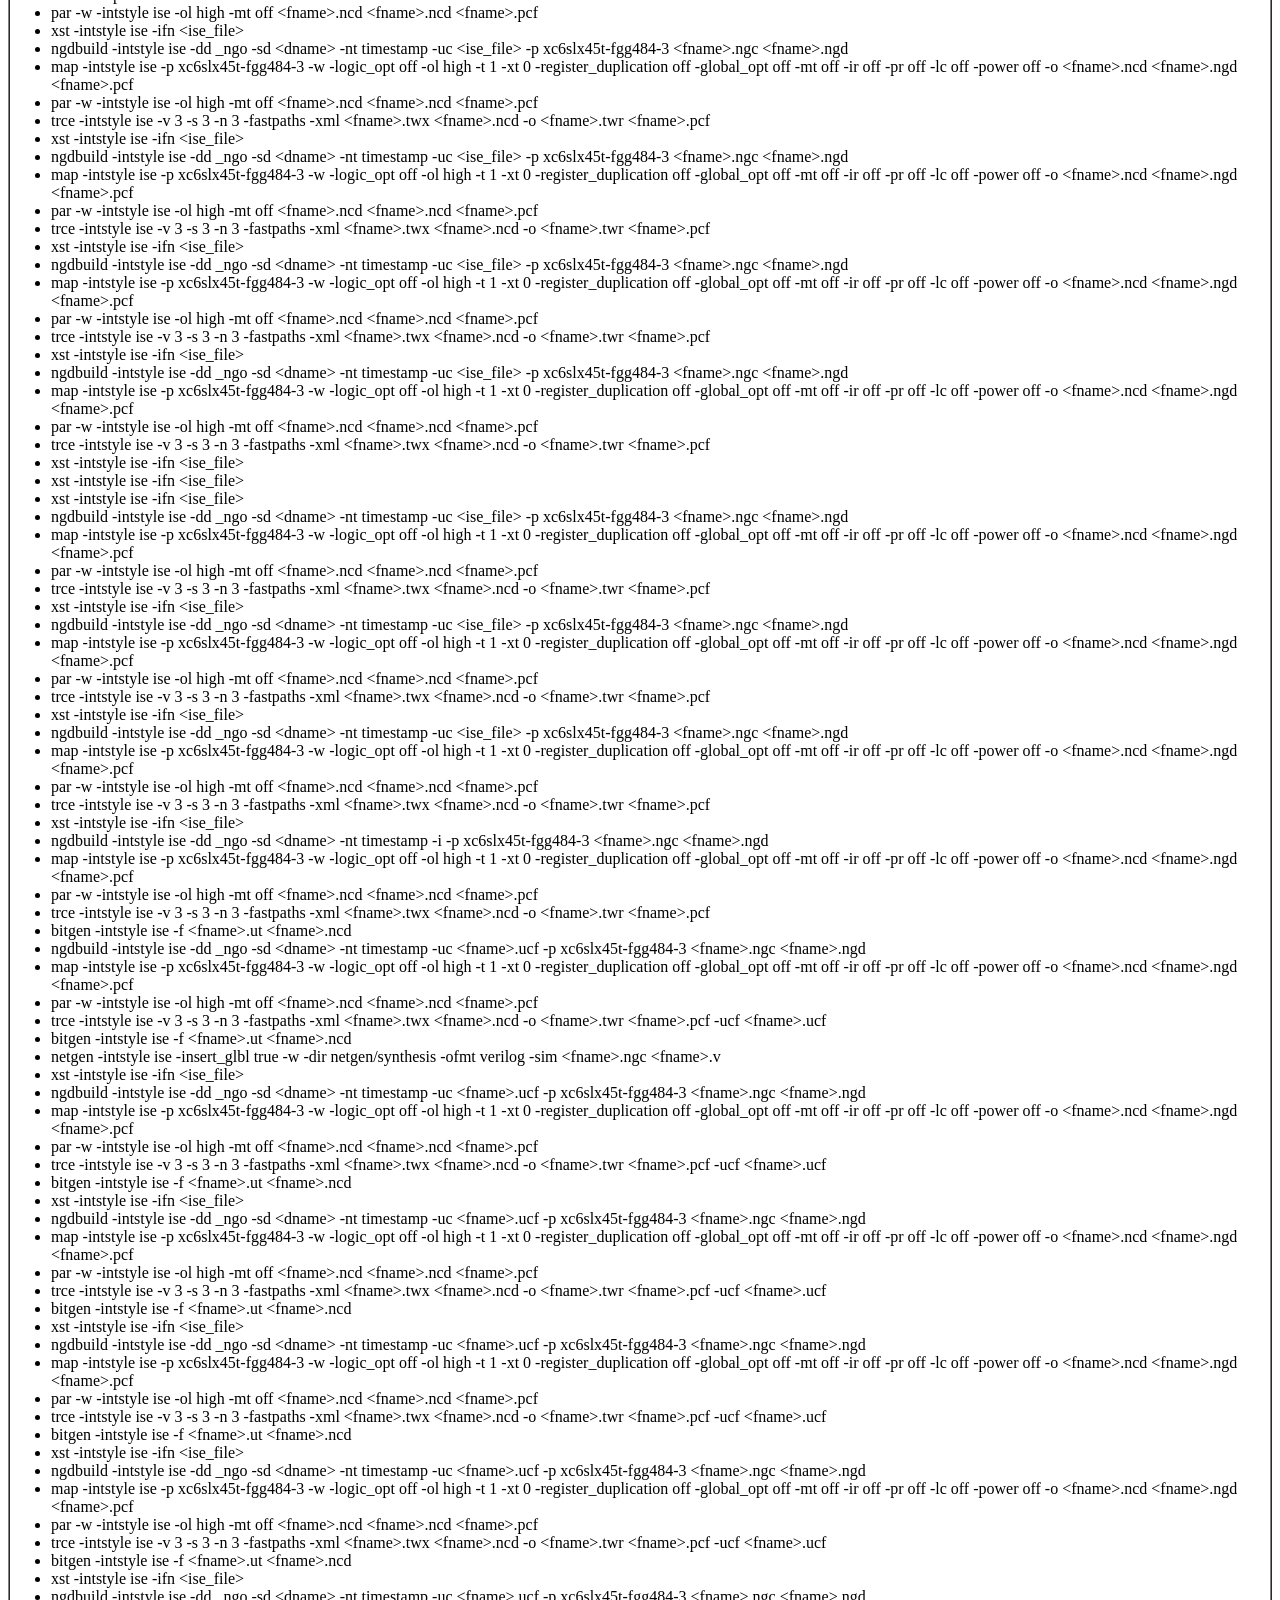
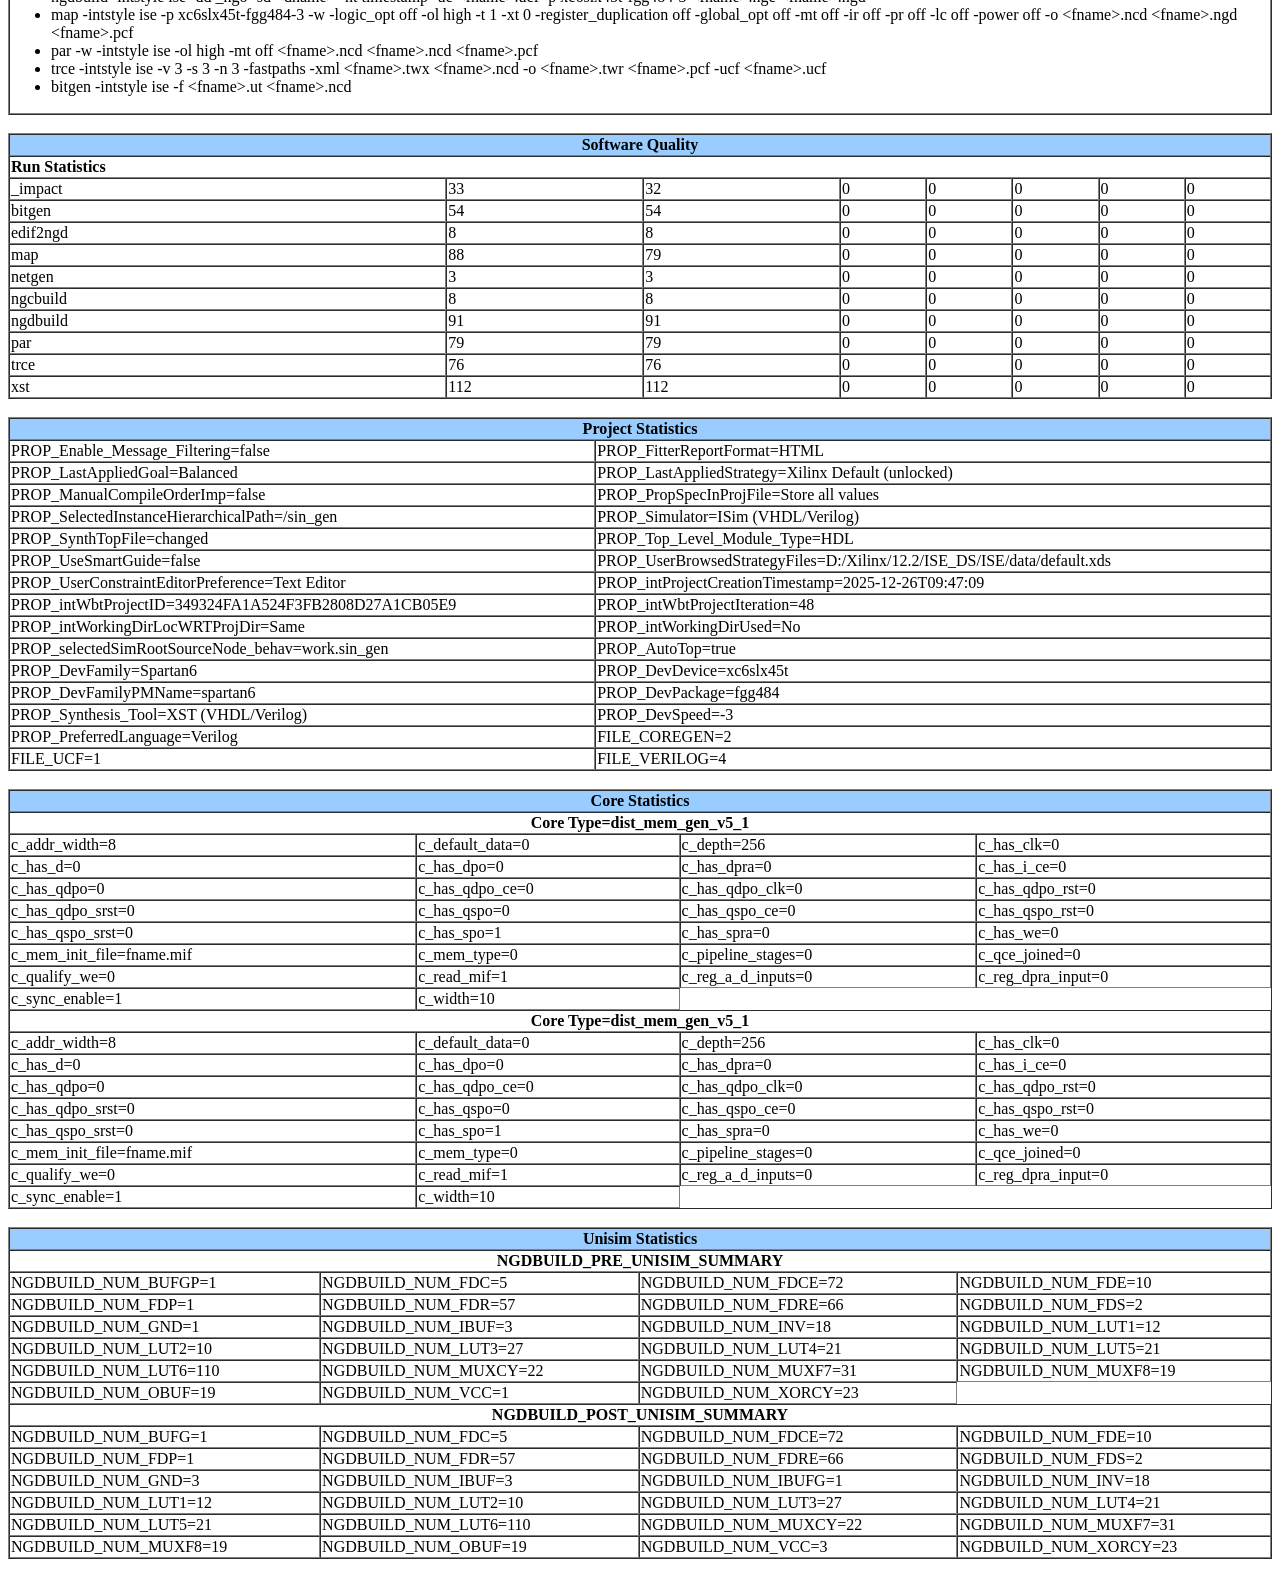
<file: Main/sin_gen/usage_statistics_webtalk.html>
<HTML><HEAD><TITLE>Device Usage Statistics Report</TITLE></HEAD>
<BODY TEXT='#000000' BGCOLOR='#FFFFFF' LINK='#0000EE' VLINK='#551A8B' ALINK='#FF0000'>
<H3>Device Usage Page (usage_statistics_webtalk.html)</H3>This HTML page displays the device usage statistics that will be sent to Xilinx.<BR>&nbsp;<BR><HR>&nbsp;<BR>
<TABLE BORDER CELLSPACING=0 WIDTH='100%'>
<TR ALIGN=CENTER BGCOLOR='#99CCFF'><TD COLSPAN='4'><B>Software Version and Target Device</B></TD></TR>
<TR ALIGN=LEFT>
<TD BGCOLOR='#FFFF99'><B>Product Version:</B></TD>
<TD><xtag-property name="ProductVersion">ISE:12.2</xtag-property><xtag-property name="ProductConfiguration"> (WebPack)</xtag-property><xtag-property name="BuildVersion"> - M.63c</xtag-property></TD>
<TD BGCOLOR='#FFFF99'><B>Target Family:</B></TD>
<TD><xtag-property name="TargetFamily">Spartan6</xtag-property></TD>
</TR>
<TR ALIGN=LEFT>
<TD BGCOLOR='#FFFF99'><B>OS Platform:</B></TD>
<TD><xtag-property name="OSPlatform">NT64</xtag-property></TD>
<TD BGCOLOR='#FFFF99'><B>Target Device:</B></TD>
<TD><xtag-property name="TargetDevice">xc6slx45t</xtag-property></TD>
</TR>
<TR ALIGN=LEFT>
<TD BGCOLOR='#FFFF99'><B>Project ID (random number)</B></TD>
<TD><xtag-property name="RandomID">30863df720cc47349284e26167948357</xtag-property>.<xtag-property name="ProjectID">349324FA1A524F3FB2808D27A1CB05E9</xtag-property>.<xtag-property name="ProjectIteration">48</xtag-property></TD>
<TD BGCOLOR='#FFFF99'><B>Target Package:</B></TD>
<TD><xtag-property name="TargetPackage">fgg484</xtag-property></TD>
</TR>
<TR ALIGN=LEFT>
<TD BGCOLOR='#FFFF99'><B>Registration ID</B></TD>
<TD><xtag-property name="RegistrationID">1777594329_210809015_202</xtag-property></TD>
<TD BGCOLOR='#FFFF99'><B>Target Speed:</B></TD>
<TD><xtag-property name="TargetSpeed">-3</xtag-property></TD>
</TR>
<TR ALIGN=LEFT>
<TD BGCOLOR='#FFFF99'><B>Date Generated</B></TD>
<TD><xtag-property name="Date Generated">2026-08-06T16:15:40</xtag-property></TD>
<TD BGCOLOR='#FFFF99'><B>Tool Flow</B></TD>
<TD><xtag-property name="ToolFlow">ISE</xtag-property></TD>
</TR>
</TABLE>
&nbsp;<BR><TABLE BORDER CELLSPACING=0 WIDTH='100%'>
<xtag-section name="UserEnvironment">
<TR ALIGN=CENTER BGCOLOR='#99CCFF'><TD COLSPAN=4><B>User Environment</B></TD></TR>
<TR ALIGN=LEFT>
<TD BGCOLOR='#FFFF99'><B><xtag-env-param-name>OS Name</xtag-env-param-name></B></TD>
<TD><xtag-property name="<xtag-env-param-name>OS Name</xtag-env-param-name>"><xtag-env-param-value>Microsoft </xtag-env-param-value></xtag-property></TD>
<TD BGCOLOR='#FFFF99'><B><xtag-env-param-name>OS Release</xtag-env-param-name></B></TD>
<TD><xtag-property name="<xtag-env-param-name>OS Release</xtag-env-param-name>"><xtag-env-param-value>Service Pack 1  (build 7601)</xtag-env-param-value></xtag-property></TD>
</TR>
<TR ALIGN=LEFT>
<TD BGCOLOR='#FFFF99'><B><xtag-env-param-name>CPU Name</xtag-env-param-name></B></TD>
<TD><xtag-property name="<xtag-env-param-name>CPU Name</xtag-env-param-name>"><xtag-env-param-value>Intel(R) Core(TM) i5-3470 CPU @ 3.20GHz</xtag-env-param-value></xtag-property></TD>
<TD BGCOLOR='#FFFF99'><B><xtag-env-param-name>CPU Speed</xtag-env-param-name></B></TD>
<TD><xtag-property name="<xtag-env-param-name>CPU Speed</xtag-env-param-name>"><xtag-env-param-value>3192 MHz</xtag-env-param-value></xtag-property></TD>
</TR>
<TR ALIGN=LEFT>
<TD BGCOLOR='#FFFF99'><B><xtag-env-param-name>OS Name</xtag-env-param-name></B></TD>
<TD><xtag-property name="<xtag-env-param-name>OS Name</xtag-env-param-name>"><xtag-env-param-value>Microsoft </xtag-env-param-value></xtag-property></TD>
<TD BGCOLOR='#FFFF99'><B><xtag-env-param-name>OS Release</xtag-env-param-name></B></TD>
<TD><xtag-property name="<xtag-env-param-name>OS Release</xtag-env-param-name>"><xtag-env-param-value>Service Pack 1  (build 7601)</xtag-env-param-value></xtag-property></TD>
</TR>
<TR ALIGN=LEFT>
<TD BGCOLOR='#FFFF99'><B><xtag-env-param-name>CPU Name</xtag-env-param-name></B></TD>
<TD><xtag-property name="<xtag-env-param-name>CPU Name</xtag-env-param-name>"><xtag-env-param-value>Intel(R) Core(TM) i5-3470 CPU @ 3.20GHz</xtag-env-param-value></xtag-property></TD>
<TD BGCOLOR='#FFFF99'><B><xtag-env-param-name>CPU Speed</xtag-env-param-name></B></TD>
<TD><xtag-property name="<xtag-env-param-name>CPU Speed</xtag-env-param-name>"><xtag-env-param-value>3192 MHz</xtag-env-param-value></xtag-property></TD>
</TR>
</xtag-section></TABLE>
&nbsp;<BR><TABLE BORDER CELLSPACING=0 WIDTH='100%'>
<TR ALIGN=CENTER BGCOLOR='#99CCFF'><TD COLSPAN=4><B>Device Usage Statistics</B></TD></TR>
<TR ALIGN=CENTER BGCOLOR='#FFFF99'><TD><B>Macro Statistics</B></TD><TD><B>Miscellaneous Statistics</B></TD><TD><B>Net Statistics</B></TD><TD><B>Site Usage</B></TD></TR><TR VALIGN=TOP>
<xtag-section name="MacroStatistics">
<TD>
<xtag-group><xtag-group-name name="Accumulators=1">Accumulators=1</xtag-group-name>
<UL>
<LI><xtag-item1>24-bit up accumulator=1</xtag-item1></LI>
</UL>
</xtag-group>
<xtag-group><xtag-group-name name="Adders/Subtractors=1">Adders/Subtractors=1</xtag-group-name>
<UL>
<LI><xtag-item1>8-bit adder=1</xtag-item1></LI>
</UL>
</xtag-group>
<xtag-group><xtag-group-name name="Counters=8">Counters=8</xtag-group-name>
<UL>
<LI><xtag-item1>2-bit up counter=2</xtag-item1></LI>
<LI><xtag-item1>3-bit up counter=1</xtag-item1></LI>
<LI><xtag-item1>4-bit up counter=2</xtag-item1></LI>
<LI><xtag-item1>6-bit up counter=2</xtag-item1></LI>
<LI><xtag-item1>7-bit up counter=1</xtag-item1></LI>
</UL>
</xtag-group>
<xtag-group><xtag-group-name name="FSMs=3">FSMs=3</xtag-group-name>
</xtag-group>
<xtag-group><xtag-group-name name="Multiplexers=12">Multiplexers=12</xtag-group-name>
<UL>
<LI><xtag-item1>1-bit 2-to-1 multiplexer=3</xtag-item1></LI>
<LI><xtag-item1>1-bit 8-to-1 multiplexer=1</xtag-item1></LI>
<LI><xtag-item1>10-bit 2-to-1 multiplexer=2</xtag-item1></LI>
<LI><xtag-item1>8-bit 2-to-1 multiplexer=4</xtag-item1></LI>
<LI><xtag-item1>8-bit 4-to-1 multiplexer=2</xtag-item1></LI>
</UL>
</xtag-group>
<xtag-group><xtag-group-name name="Registers=141">Registers=141</xtag-group-name>
<UL>
<LI><xtag-item1>Flip-Flops=141</xtag-item1></LI>
</UL>
</xtag-group>
</TD>
</xtag-section>
<xtag-section name="DesignStatistics">
<TD>
<xtag-group><xtag-group-name name="MiscellaneousStatistics">MiscellaneousStatistics</xtag-group-name>
<UL>
<LI><xtag-item1>AGG_BONDED_IO=23</xtag-item1></LI>
<LI><xtag-item1>AGG_IO=23</xtag-item1></LI>
<LI><xtag-item1>AGG_LOCED_IO=23</xtag-item1></LI>
<LI><xtag-item1>AGG_SLICE=89</xtag-item1></LI>
<LI><xtag-item1>NUM_BONDED_IOB=23</xtag-item1></LI>
<LI><xtag-item1>NUM_BSFULL=112</xtag-item1></LI>
<LI><xtag-item1>NUM_BSLUTONLY=106</xtag-item1></LI>
<LI><xtag-item1>NUM_BSREGONLY=71</xtag-item1></LI>
<LI><xtag-item1>NUM_BSUSED=289</xtag-item1></LI>
<LI><xtag-item1>NUM_BUFG=1</xtag-item1></LI>
<LI><xtag-item1>NUM_LOCED_IOB=23</xtag-item1></LI>
<LI><xtag-item1>NUM_LOGIC_O5ANDO6=33</xtag-item1></LI>
<LI><xtag-item1>NUM_LOGIC_O5ONLY=12</xtag-item1></LI>
<LI><xtag-item1>NUM_LOGIC_O6ONLY=151</xtag-item1></LI>
<LI><xtag-item1>NUM_LUT_RT_DRIVES_CARRY4=1</xtag-item1></LI>
<LI><xtag-item1>NUM_LUT_RT_DRIVES_FLOP=20</xtag-item1></LI>
<LI><xtag-item1>NUM_LUT_RT_DRIVES_OTHERS=1</xtag-item1></LI>
<LI><xtag-item1>NUM_LUT_RT_EXO5=18</xtag-item1></LI>
<LI><xtag-item1>NUM_LUT_RT_EXO6=3</xtag-item1></LI>
<LI><xtag-item1>NUM_LUT_RT_O5=3</xtag-item1></LI>
<LI><xtag-item1>NUM_LUT_RT_O5ANDO6=1</xtag-item1></LI>
<LI><xtag-item1>NUM_LUT_RT_O6=12</xtag-item1></LI>
<LI><xtag-item1>NUM_SLICEL=25</xtag-item1></LI>
<LI><xtag-item1>NUM_SLICEX=64</xtag-item1></LI>
<LI><xtag-item1>NUM_SLICE_CARRY4=6</xtag-item1></LI>
<LI><xtag-item1>NUM_SLICE_CONTROLSET=14</xtag-item1></LI>
<LI><xtag-item1>NUM_SLICE_CYINIT=268</xtag-item1></LI>
<LI><xtag-item1>NUM_SLICE_F7MUX=38</xtag-item1></LI>
<LI><xtag-item1>NUM_SLICE_F8MUX=19</xtag-item1></LI>
<LI><xtag-item1>NUM_SLICE_FF=213</xtag-item1></LI>
<LI><xtag-item1>NUM_SLICE_UNUSEDCTRL=26</xtag-item1></LI>
<LI><xtag-item1>NUM_UNUSABLE_FF_BELS=35</xtag-item1></LI>
<LI><xtag-item1>Xilinx Core dist_mem_gen_v5_1, Xilinx CORE Generator 12.2=2</xtag-item1></LI>
</UL>
</xtag-group>
</TD>
<TD>
<xtag-group><xtag-group-name name="NetStatistics">NetStatistics</xtag-group-name>
<UL>
<LI><xtag-item1>NumNets_Active=329</xtag-item1></LI>
<LI><xtag-item1>NumNets_Gnd=1</xtag-item1></LI>
<LI><xtag-item1>NumNets_Vcc=1</xtag-item1></LI>
<LI><xtag-item1>NumNodesOfType_Active_BOUNCEACROSS=2</xtag-item1></LI>
<LI><xtag-item1>NumNodesOfType_Active_BOUNCEIN=68</xtag-item1></LI>
<LI><xtag-item1>NumNodesOfType_Active_BUFGOUT=1</xtag-item1></LI>
<LI><xtag-item1>NumNodesOfType_Active_BUFHINP2OUT=10</xtag-item1></LI>
<LI><xtag-item1>NumNodesOfType_Active_CLKPIN=63</xtag-item1></LI>
<LI><xtag-item1>NumNodesOfType_Active_CLKPINFEED=10</xtag-item1></LI>
<LI><xtag-item1>NumNodesOfType_Active_CNTRLPIN=95</xtag-item1></LI>
<LI><xtag-item1>NumNodesOfType_Active_DOUBLE=409</xtag-item1></LI>
<LI><xtag-item1>NumNodesOfType_Active_GENERIC=26</xtag-item1></LI>
<LI><xtag-item1>NumNodesOfType_Active_GLOBAL=76</xtag-item1></LI>
<LI><xtag-item1>NumNodesOfType_Active_INPUT=6</xtag-item1></LI>
<LI><xtag-item1>NumNodesOfType_Active_IOBIN2OUT=22</xtag-item1></LI>
<LI><xtag-item1>NumNodesOfType_Active_IOBOUTPUT=22</xtag-item1></LI>
<LI><xtag-item1>NumNodesOfType_Active_LUTINPUT=941</xtag-item1></LI>
<LI><xtag-item1>NumNodesOfType_Active_OUTBOUND=303</xtag-item1></LI>
<LI><xtag-item1>NumNodesOfType_Active_OUTPUT=314</xtag-item1></LI>
<LI><xtag-item1>NumNodesOfType_Active_PADINPUT=19</xtag-item1></LI>
<LI><xtag-item1>NumNodesOfType_Active_PADOUTPUT=4</xtag-item1></LI>
<LI><xtag-item1>NumNodesOfType_Active_PINBOUNCE=293</xtag-item1></LI>
<LI><xtag-item1>NumNodesOfType_Active_PINFEED=1084</xtag-item1></LI>
<LI><xtag-item1>NumNodesOfType_Active_QUAD=589</xtag-item1></LI>
<LI><xtag-item1>NumNodesOfType_Active_REGINPUT=143</xtag-item1></LI>
<LI><xtag-item1>NumNodesOfType_Active_SINGLE=517</xtag-item1></LI>
<LI><xtag-item1>NumNodesOfType_Gnd_BOUNCEIN=7</xtag-item1></LI>
<LI><xtag-item1>NumNodesOfType_Gnd_HGNDOUT=7</xtag-item1></LI>
<LI><xtag-item1>NumNodesOfType_Gnd_PINBOUNCE=7</xtag-item1></LI>
<LI><xtag-item1>NumNodesOfType_Gnd_REGINPUT=7</xtag-item1></LI>
<LI><xtag-item1>NumNodesOfType_Vcc_HVCCOUT=24</xtag-item1></LI>
<LI><xtag-item1>NumNodesOfType_Vcc_LUTINPUT=49</xtag-item1></LI>
<LI><xtag-item1>NumNodesOfType_Vcc_PINFEED=49</xtag-item1></LI>
</UL>
</xtag-group>
<xtag-group><xtag-group-name name="SiteStatistics">SiteStatistics</xtag-group-name>
<UL>
<LI><xtag-item1>BUFG-BUFGMUX=1</xtag-item1></LI>
<LI><xtag-item1>IOB-IOBM=18</xtag-item1></LI>
<LI><xtag-item1>IOB-IOBS=5</xtag-item1></LI>
<LI><xtag-item1>SLICEL-SLICEM=10</xtag-item1></LI>
<LI><xtag-item1>SLICEX-SLICEL=14</xtag-item1></LI>
<LI><xtag-item1>SLICEX-SLICEM=13</xtag-item1></LI>
</UL>
</xtag-group>
</TD>
</xtag-section>
<xtag-section name="DeviceUsage">
<TD>
<xtag-group><xtag-group-name name="SiteSummary">SiteSummary</xtag-group-name>
<UL>
<LI><xtag-item2>BUFG=1</xtag-item2></LI>
<LI><xtag-item2>BUFG_BUFG=1</xtag-item2></LI>
<LI><xtag-item2>CARRY4=6</xtag-item2></LI>
<LI><xtag-item2>FF_SR=30</xtag-item2></LI>
<LI><xtag-item2>HARD0=1</xtag-item2></LI>
<LI><xtag-item2>IOB=23</xtag-item2></LI>
<LI><xtag-item2>IOB_IMUX=4</xtag-item2></LI>
<LI><xtag-item2>IOB_INBUF=4</xtag-item2></LI>
<LI><xtag-item2>IOB_OUTBUF=19</xtag-item2></LI>
<LI><xtag-item2>LUT5=67</xtag-item2></LI>
<LI><xtag-item2>LUT6=200</xtag-item2></LI>
<LI><xtag-item2>PAD=23</xtag-item2></LI>
<LI><xtag-item2>REG_SR=183</xtag-item2></LI>
<LI><xtag-item2>SELMUX2_1=57</xtag-item2></LI>
<LI><xtag-item2>SLICEL=25</xtag-item2></LI>
<LI><xtag-item2>SLICEX=64</xtag-item2></LI>
</UL>
</xtag-group>
</TD>
</xtag-section>
</TR></TABLE>
&nbsp;<BR><TABLE BORDER CELLSPACING=0 WIDTH='100%'>
<TR ALIGN=CENTER BGCOLOR='#99CCFF'><TD COLSPAN=4><B>Configuration Data</B></TD></TR><TR VALIGN=TOP>
<xtag-section name="ReportConfigData">
<TD>
<xtag-group><xtag-group-name name="FF_SR">FF_SR</xtag-group-name>
<UL>
<LI><xtag-item3>CK=[CK:30] [CK_INV:0]</xtag-item3></LI>
<LI><xtag-item3>SRINIT=[SRINIT0:30]</xtag-item3></LI>
<LI><xtag-item3>SYNC_ATTR=[ASYNC:14] [SYNC:16]</xtag-item3></LI>
</UL>
</xtag-group>
<xtag-group><xtag-group-name name="IOBM_OUTBUF">IOBM_OUTBUF</xtag-group-name>
<UL>
<LI><xtag-item3>SUSPEND=[3STATE:1]</xtag-item3></LI>
</UL>
</TD>
<TD>
</xtag-group>
<xtag-group><xtag-group-name name="IOB_OUTBUF">IOB_OUTBUF</xtag-group-name>
<UL>
<LI><xtag-item3>DRIVEATTRBOX=[12:19]</xtag-item3></LI>
<LI><xtag-item3>SLEW=[SLOW:17] [FAST:2]</xtag-item3></LI>
<LI><xtag-item3>SUSPEND=[3STATE:19]</xtag-item3></LI>
</UL>
</xtag-group>
<xtag-group><xtag-group-name name="OLOGIC2">OLOGIC2</xtag-group-name>
<UL>
<LI><xtag-item3>CLK0=[CLK0_INV:0] [CLK0:1]</xtag-item3></LI>
</UL>
</TD>
<TD>
</xtag-group>
<xtag-group><xtag-group-name name="OLOGIC2_OUTFF">OLOGIC2_OUTFF</xtag-group-name>
<UL>
<LI><xtag-item3>CK0=[CK0_INV:0] [CK0:1]</xtag-item3></LI>
<LI><xtag-item3>OUTFFTYPE=[FF:1]</xtag-item3></LI>
<LI><xtag-item3>SRINIT_OQ=[0:1]</xtag-item3></LI>
<LI><xtag-item3>SRTYPE_OQ=[SYNC:1]</xtag-item3></LI>
</UL>
</TD>
<TD>
</xtag-group>
<xtag-group><xtag-group-name name="REG_SR">REG_SR</xtag-group-name>
<UL>
<LI><xtag-item3>CK=[CK:183] [CK_INV:0]</xtag-item3></LI>
<LI><xtag-item3>LATCH_OR_FF=[FF:183]</xtag-item3></LI>
<LI><xtag-item3>SRINIT=[SRINIT0:180] [SRINIT1:3]</xtag-item3></LI>
<LI><xtag-item3>SYNC_ATTR=[ASYNC:74] [SYNC:109]</xtag-item3></LI>
</UL>
</TD>
<TD>
</xtag-group>
<xtag-group><xtag-group-name name="SLICEL">SLICEL</xtag-group-name>
<UL>
<LI><xtag-item3>CLK=[CLK:8] [CLK_INV:0]</xtag-item3></LI>
</UL>
</xtag-group>
<xtag-group><xtag-group-name name="SLICEX">SLICEX</xtag-group-name>
<UL>
<LI><xtag-item3>CLK=[CLK:55] [CLK_INV:0]</xtag-item3></LI>
</UL>
</xtag-group>
</TD>
</xtag-section>
</TR></TABLE>
&nbsp;<BR><TABLE BORDER CELLSPACING=0 WIDTH='100%'>
<TR ALIGN=CENTER BGCOLOR='#99CCFF'><TD COLSPAN=4><B>Pin Data</B></TD></TR><TR VALIGN=TOP>
<xtag-section name="ReportConfigData">
<TD>
<xtag-group><xtag-group-name name="BUFG">BUFG</xtag-group-name>
<UL>
<LI><xtag-item1>I0=1</xtag-item1></LI>
<LI><xtag-item1>O=1</xtag-item1></LI>
</UL>
</xtag-group>
<xtag-group><xtag-group-name name="BUFG_BUFG">BUFG_BUFG</xtag-group-name>
<UL>
<LI><xtag-item1>I0=1</xtag-item1></LI>
<LI><xtag-item1>O=1</xtag-item1></LI>
</UL>
</xtag-group>
<xtag-group><xtag-group-name name="CARRY4">CARRY4</xtag-group-name>
<UL>
<LI><xtag-item1>CIN=5</xtag-item1></LI>
<LI><xtag-item1>CO3=5</xtag-item1></LI>
<LI><xtag-item1>CYINIT=1</xtag-item1></LI>
<LI><xtag-item1>DI0=6</xtag-item1></LI>
<LI><xtag-item1>DI1=6</xtag-item1></LI>
<LI><xtag-item1>DI2=5</xtag-item1></LI>
<LI><xtag-item1>DI3=5</xtag-item1></LI>
<LI><xtag-item1>O0=6</xtag-item1></LI>
<LI><xtag-item1>O1=6</xtag-item1></LI>
<LI><xtag-item1>O2=6</xtag-item1></LI>
<LI><xtag-item1>O3=5</xtag-item1></LI>
<LI><xtag-item1>S0=6</xtag-item1></LI>
<LI><xtag-item1>S1=6</xtag-item1></LI>
<LI><xtag-item1>S2=6</xtag-item1></LI>
<LI><xtag-item1>S3=5</xtag-item1></LI>
</UL>
</xtag-group>
<xtag-group><xtag-group-name name="FF_SR">FF_SR</xtag-group-name>
<UL>
<LI><xtag-item1>CE=26</xtag-item1></LI>
<LI><xtag-item1>CK=30</xtag-item1></LI>
<LI><xtag-item1>D=30</xtag-item1></LI>
<LI><xtag-item1>Q=30</xtag-item1></LI>
<LI><xtag-item1>SR=30</xtag-item1></LI>
</UL>
</xtag-group>
<xtag-group><xtag-group-name name="HARD0">HARD0</xtag-group-name>
<UL>
<LI><xtag-item1>0=1</xtag-item1></LI>
</UL>
</xtag-group>
<xtag-group><xtag-group-name name="IOB">IOB</xtag-group-name>
<UL>
<LI><xtag-item1>I=4</xtag-item1></LI>
<LI><xtag-item1>O=19</xtag-item1></LI>
<LI><xtag-item1>PAD=23</xtag-item1></LI>
</UL>
</xtag-group>
<xtag-group><xtag-group-name name="IOBM">IOBM</xtag-group-name>
<UL>
<LI><xtag-item1>DIFFO_OUT=1</xtag-item1></LI>
<LI><xtag-item1>O=1</xtag-item1></LI>
<LI><xtag-item1>PAD=1</xtag-item1></LI>
</UL>
</xtag-group>
<xtag-group><xtag-group-name name="IOBM_OUTBUF">IOBM_OUTBUF</xtag-group-name>
<UL>
<LI><xtag-item1>IN=1</xtag-item1></LI>
<LI><xtag-item1>OUT=1</xtag-item1></LI>
<LI><xtag-item1>OUTN=1</xtag-item1></LI>
</UL>
</xtag-group>
<xtag-group><xtag-group-name name="IOBS">IOBS</xtag-group-name>
<UL>
<LI><xtag-item1>DIFFO_IN=1</xtag-item1></LI>
<LI><xtag-item1>PAD=1</xtag-item1></LI>
</UL>
</xtag-group>
<xtag-group><xtag-group-name name="IOB_IMUX">IOB_IMUX</xtag-group-name>
<UL>
<LI><xtag-item1>I=4</xtag-item1></LI>
<LI><xtag-item1>OUT=4</xtag-item1></LI>
</UL>
</xtag-group>
<xtag-group><xtag-group-name name="IOB_INBUF">IOB_INBUF</xtag-group-name>
<UL>
<LI><xtag-item1>OUT=4</xtag-item1></LI>
<LI><xtag-item1>PAD=4</xtag-item1></LI>
</UL>
</TD>
<TD>
</xtag-group>
<xtag-group><xtag-group-name name="IOB_OUTBUF">IOB_OUTBUF</xtag-group-name>
<UL>
<LI><xtag-item1>IN=19</xtag-item1></LI>
<LI><xtag-item1>OUT=19</xtag-item1></LI>
</UL>
</xtag-group>
<xtag-group><xtag-group-name name="LUT5">LUT5</xtag-group-name>
<UL>
<LI><xtag-item1>A1=15</xtag-item1></LI>
<LI><xtag-item1>A2=19</xtag-item1></LI>
<LI><xtag-item1>A3=23</xtag-item1></LI>
<LI><xtag-item1>A4=16</xtag-item1></LI>
<LI><xtag-item1>A5=37</xtag-item1></LI>
<LI><xtag-item1>O5=67</xtag-item1></LI>
</UL>
</xtag-group>
<xtag-group><xtag-group-name name="LUT6">LUT6</xtag-group-name>
<UL>
<LI><xtag-item1>A1=116</xtag-item1></LI>
<LI><xtag-item1>A2=127</xtag-item1></LI>
<LI><xtag-item1>A3=151</xtag-item1></LI>
<LI><xtag-item1>A4=191</xtag-item1></LI>
<LI><xtag-item1>A5=164</xtag-item1></LI>
<LI><xtag-item1>A6=196</xtag-item1></LI>
<LI><xtag-item1>O6=200</xtag-item1></LI>
</UL>
</xtag-group>
<xtag-group><xtag-group-name name="NULLMUX">NULLMUX</xtag-group-name>
<UL>
<LI><xtag-item1>0=1</xtag-item1></LI>
<LI><xtag-item1>OUT=1</xtag-item1></LI>
</UL>
</xtag-group>
<xtag-group><xtag-group-name name="OLOGIC2">OLOGIC2</xtag-group-name>
<UL>
<LI><xtag-item1>CLK0=1</xtag-item1></LI>
<LI><xtag-item1>D1=1</xtag-item1></LI>
<LI><xtag-item1>OQ=1</xtag-item1></LI>
<LI><xtag-item1>SR=1</xtag-item1></LI>
</UL>
</xtag-group>
<xtag-group><xtag-group-name name="OLOGIC2_OUTFF">OLOGIC2_OUTFF</xtag-group-name>
<UL>
<LI><xtag-item1>CK0=1</xtag-item1></LI>
<LI><xtag-item1>D1=1</xtag-item1></LI>
<LI><xtag-item1>Q=1</xtag-item1></LI>
<LI><xtag-item1>SR=1</xtag-item1></LI>
</UL>
</xtag-group>
<xtag-group><xtag-group-name name="PAD">PAD</xtag-group-name>
<UL>
<LI><xtag-item1>PAD=23</xtag-item1></LI>
</UL>
</xtag-group>
<xtag-group><xtag-group-name name="REG_SR">REG_SR</xtag-group-name>
<UL>
<LI><xtag-item1>CE=122</xtag-item1></LI>
<LI><xtag-item1>CK=183</xtag-item1></LI>
<LI><xtag-item1>D=183</xtag-item1></LI>
<LI><xtag-item1>Q=183</xtag-item1></LI>
<LI><xtag-item1>SR=173</xtag-item1></LI>
</UL>
</xtag-group>
<xtag-group><xtag-group-name name="SELMUX2_1">SELMUX2_1</xtag-group-name>
<UL>
<LI><xtag-item1>0=57</xtag-item1></LI>
<LI><xtag-item1>1=50</xtag-item1></LI>
<LI><xtag-item1>OUT=57</xtag-item1></LI>
<LI><xtag-item1>S0=57</xtag-item1></LI>
</UL>
</xtag-group>
<xtag-group><xtag-group-name name="SLICEL">SLICEL</xtag-group-name>
<UL>
<LI><xtag-item1>A1=12</xtag-item1></LI>
<LI><xtag-item1>A2=12</xtag-item1></LI>
<LI><xtag-item1>A3=12</xtag-item1></LI>
<LI><xtag-item1>A4=19</xtag-item1></LI>
<LI><xtag-item1>A5=13</xtag-item1></LI>
<LI><xtag-item1>A6=21</xtag-item1></LI>
<LI><xtag-item1>AMUX=3</xtag-item1></LI>
<LI><xtag-item1>AQ=8</xtag-item1></LI>
<LI><xtag-item1>AX=19</xtag-item1></LI>
<LI><xtag-item1>B1=19</xtag-item1></LI>
<LI><xtag-item1>B2=19</xtag-item1></LI>
<LI><xtag-item1>B3=19</xtag-item1></LI>
<LI><xtag-item1>B4=25</xtag-item1></LI>
<LI><xtag-item1>B5=19</xtag-item1></LI>
<LI><xtag-item1>B6=25</xtag-item1></LI>
<LI><xtag-item1>BMUX=21</xtag-item1></LI>
<LI><xtag-item1>BQ=6</xtag-item1></LI>
<LI><xtag-item1>BX=19</xtag-item1></LI>
<LI><xtag-item1>C=1</xtag-item1></LI>
<LI><xtag-item1>C1=19</xtag-item1></LI>
<LI><xtag-item1>C2=19</xtag-item1></LI>
<LI><xtag-item1>C3=19</xtag-item1></LI>
<LI><xtag-item1>C4=25</xtag-item1></LI>
<LI><xtag-item1>C5=19</xtag-item1></LI>
<LI><xtag-item1>C6=24</xtag-item1></LI>
<LI><xtag-item1>CIN=5</xtag-item1></LI>
<LI><xtag-item1>CLK=8</xtag-item1></LI>
<LI><xtag-item1>CMUX=1</xtag-item1></LI>
<LI><xtag-item1>COUT=5</xtag-item1></LI>
<LI><xtag-item1>CQ=6</xtag-item1></LI>
<LI><xtag-item1>CX=19</xtag-item1></LI>
<LI><xtag-item1>D1=18</xtag-item1></LI>
<LI><xtag-item1>D2=18</xtag-item1></LI>
<LI><xtag-item1>D3=18</xtag-item1></LI>
<LI><xtag-item1>D4=23</xtag-item1></LI>
<LI><xtag-item1>D5=18</xtag-item1></LI>
<LI><xtag-item1>D6=24</xtag-item1></LI>
<LI><xtag-item1>DMUX=2</xtag-item1></LI>
<LI><xtag-item1>DQ=5</xtag-item1></LI>
<LI><xtag-item1>SR=8</xtag-item1></LI>
</UL>
</TD>
<TD>
</xtag-group>
<xtag-group><xtag-group-name name="SLICEX">SLICEX</xtag-group-name>
<UL>
<LI><xtag-item1>A=7</xtag-item1></LI>
<LI><xtag-item1>A1=12</xtag-item1></LI>
<LI><xtag-item1>A2=16</xtag-item1></LI>
<LI><xtag-item1>A3=19</xtag-item1></LI>
<LI><xtag-item1>A4=26</xtag-item1></LI>
<LI><xtag-item1>A5=24</xtag-item1></LI>
<LI><xtag-item1>A6=24</xtag-item1></LI>
<LI><xtag-item1>AMUX=7</xtag-item1></LI>
<LI><xtag-item1>AQ=43</xtag-item1></LI>
<LI><xtag-item1>AX=23</xtag-item1></LI>
<LI><xtag-item1>B=10</xtag-item1></LI>
<LI><xtag-item1>B1=14</xtag-item1></LI>
<LI><xtag-item1>B2=18</xtag-item1></LI>
<LI><xtag-item1>B3=23</xtag-item1></LI>
<LI><xtag-item1>B4=25</xtag-item1></LI>
<LI><xtag-item1>B5=31</xtag-item1></LI>
<LI><xtag-item1>B6=26</xtag-item1></LI>
<LI><xtag-item1>BMUX=15</xtag-item1></LI>
<LI><xtag-item1>BQ=39</xtag-item1></LI>
<LI><xtag-item1>BX=23</xtag-item1></LI>
<LI><xtag-item1>C=8</xtag-item1></LI>
<LI><xtag-item1>C1=20</xtag-item1></LI>
<LI><xtag-item1>C2=21</xtag-item1></LI>
<LI><xtag-item1>C3=25</xtag-item1></LI>
<LI><xtag-item1>C4=26</xtag-item1></LI>
<LI><xtag-item1>C5=31</xtag-item1></LI>
<LI><xtag-item1>C6=27</xtag-item1></LI>
<LI><xtag-item1>CE=35</xtag-item1></LI>
<LI><xtag-item1>CLK=55</xtag-item1></LI>
<LI><xtag-item1>CMUX=12</xtag-item1></LI>
<LI><xtag-item1>CQ=43</xtag-item1></LI>
<LI><xtag-item1>CX=24</xtag-item1></LI>
<LI><xtag-item1>D=16</xtag-item1></LI>
<LI><xtag-item1>D1=12</xtag-item1></LI>
<LI><xtag-item1>D2=15</xtag-item1></LI>
<LI><xtag-item1>D3=20</xtag-item1></LI>
<LI><xtag-item1>D4=22</xtag-item1></LI>
<LI><xtag-item1>D5=29</xtag-item1></LI>
<LI><xtag-item1>D6=25</xtag-item1></LI>
<LI><xtag-item1>DMUX=10</xtag-item1></LI>
<LI><xtag-item1>DQ=33</xtag-item1></LI>
<LI><xtag-item1>DX=23</xtag-item1></LI>
<LI><xtag-item1>SR=52</xtag-item1></LI>
</UL>
</TD>
<TD>
</xtag-group>
</TD>
</xtag-section>
</TR></TABLE>
&nbsp;<BR><TABLE BORDER CELLSPACING=0 WIDTH='100%'>
<TR ALIGN=CENTER BGCOLOR='#99CCFF'><TD><B>Tool Usage</B></TD></TR>
<TR VALIGN=TOP><TD ALIGN=LEFT>Command Line History<xtag-section name="CommandLineLog"><UL>
<LI><xtag-cmdline>xst -intstyle ise -ifn &lt;ise_file&gt;</xtag-cmdline></LI>
<LI><xtag-cmdline>ngdbuild -intstyle ise -dd _ngo -sd &lt;dname&gt; -nt timestamp -uc &lt;ise_file&gt; -p xc6slx45t-fgg484-3 &lt;fname&gt;.ngc &lt;fname&gt;.ngd</xtag-cmdline></LI>
<LI><xtag-cmdline>map -intstyle ise -p xc6slx45t-fgg484-3 -w -logic_opt off -ol high -t 1 -xt 0 -register_duplication off -global_opt off -mt off -ir off -pr off -lc off -power off -o &lt;fname&gt;.ncd &lt;fname&gt;.ngd &lt;fname&gt;.pcf</xtag-cmdline></LI>
<LI><xtag-cmdline>par -w -intstyle ise -ol high -mt off &lt;fname&gt;.ncd &lt;fname&gt;.ncd &lt;fname&gt;.pcf</xtag-cmdline></LI>
<LI><xtag-cmdline>trce -intstyle ise -v 3 -s 3 -n 3 -fastpaths -xml &lt;fname&gt;.twx &lt;fname&gt;.ncd -o &lt;fname&gt;.twr &lt;fname&gt;.pcf</xtag-cmdline></LI>
<LI><xtag-cmdline>xst -intstyle ise -ifn &lt;ise_file&gt;</xtag-cmdline></LI>
<LI><xtag-cmdline>ngdbuild -intstyle ise -dd _ngo -sd &lt;dname&gt; -nt timestamp -uc &lt;ise_file&gt; -p xc6slx45t-fgg484-3 &lt;fname&gt;.ngc &lt;fname&gt;.ngd</xtag-cmdline></LI>
<LI><xtag-cmdline>map -intstyle ise -p xc6slx45t-fgg484-3 -w -logic_opt off -ol high -t 1 -xt 0 -register_duplication off -global_opt off -mt off -ir off -pr off -lc off -power off -o &lt;fname&gt;.ncd &lt;fname&gt;.ngd &lt;fname&gt;.pcf</xtag-cmdline></LI>
<LI><xtag-cmdline>par -w -intstyle ise -ol high -mt off &lt;fname&gt;.ncd &lt;fname&gt;.ncd &lt;fname&gt;.pcf</xtag-cmdline></LI>
<LI><xtag-cmdline>trce -intstyle ise -v 3 -s 3 -n 3 -fastpaths -xml &lt;fname&gt;.twx &lt;fname&gt;.ncd -o &lt;fname&gt;.twr &lt;fname&gt;.pcf</xtag-cmdline></LI>
<LI><xtag-cmdline>bitgen -intstyle ise -f &lt;fname&gt;.ut &lt;fname&gt;.ncd</xtag-cmdline></LI>
<LI><xtag-cmdline>xst -intstyle ise -ifn &lt;ise_file&gt;</xtag-cmdline></LI>
<LI><xtag-cmdline>xst -intstyle ise -ifn &lt;ise_file&gt;</xtag-cmdline></LI>
<LI><xtag-cmdline>ngdbuild -intstyle ise -dd _ngo -sd &lt;dname&gt; -nt timestamp -uc &lt;ise_file&gt; -p xc6slx45t-fgg484-3 &lt;fname&gt;.ngc &lt;fname&gt;.ngd</xtag-cmdline></LI>
<LI><xtag-cmdline>map -intstyle ise -p xc6slx45t-fgg484-3 -w -logic_opt off -ol high -t 1 -xt 0 -register_duplication off -global_opt off -mt off -ir off -pr off -lc off -power off -o &lt;fname&gt;.ncd &lt;fname&gt;.ngd &lt;fname&gt;.pcf</xtag-cmdline></LI>
<LI><xtag-cmdline>par -w -intstyle ise -ol high -mt off &lt;fname&gt;.ncd &lt;fname&gt;.ncd &lt;fname&gt;.pcf</xtag-cmdline></LI>
<LI><xtag-cmdline>trce -intstyle ise -v 3 -s 3 -n 3 -fastpaths -xml &lt;fname&gt;.twx &lt;fname&gt;.ncd -o &lt;fname&gt;.twr &lt;fname&gt;.pcf</xtag-cmdline></LI>
<LI><xtag-cmdline>bitgen -intstyle ise -f &lt;fname&gt;.ut &lt;fname&gt;.ncd</xtag-cmdline></LI>
<LI><xtag-cmdline>xst -intstyle ise -ifn &lt;ise_file&gt;</xtag-cmdline></LI>
<LI><xtag-cmdline>ngdbuild -intstyle ise -dd _ngo -sd &lt;dname&gt; -nt timestamp -uc &lt;ise_file&gt; -p xc6slx45t-fgg484-3 &lt;fname&gt;.ngc &lt;fname&gt;.ngd</xtag-cmdline></LI>
<LI><xtag-cmdline>map -intstyle ise -p xc6slx45t-fgg484-3 -w -logic_opt off -ol high -t 1 -xt 0 -register_duplication off -global_opt off -mt off -ir off -pr off -lc off -power off -o &lt;fname&gt;.ncd &lt;fname&gt;.ngd &lt;fname&gt;.pcf</xtag-cmdline></LI>
<LI><xtag-cmdline>par -w -intstyle ise -ol high -mt off &lt;fname&gt;.ncd &lt;fname&gt;.ncd &lt;fname&gt;.pcf</xtag-cmdline></LI>
<LI><xtag-cmdline>trce -intstyle ise -v 3 -s 3 -n 3 -fastpaths -xml &lt;fname&gt;.twx &lt;fname&gt;.ncd -o &lt;fname&gt;.twr &lt;fname&gt;.pcf</xtag-cmdline></LI>
<LI><xtag-cmdline>bitgen -intstyle ise -f &lt;fname&gt;.ut &lt;fname&gt;.ncd</xtag-cmdline></LI>
<LI><xtag-cmdline>xst -intstyle ise -ifn &lt;ise_file&gt;</xtag-cmdline></LI>
<LI><xtag-cmdline>ngdbuild -intstyle ise -dd _ngo -sd &lt;dname&gt; -nt timestamp -uc &lt;ise_file&gt; -p xc6slx45t-fgg484-3 &lt;fname&gt;.ngc &lt;fname&gt;.ngd</xtag-cmdline></LI>
<LI><xtag-cmdline>map -intstyle ise -p xc6slx45t-fgg484-3 -w -logic_opt off -ol high -t 1 -xt 0 -register_duplication off -global_opt off -mt off -ir off -pr off -lc off -power off -o &lt;fname&gt;.ncd &lt;fname&gt;.ngd &lt;fname&gt;.pcf</xtag-cmdline></LI>
<LI><xtag-cmdline>par -w -intstyle ise -ol high -mt off &lt;fname&gt;.ncd &lt;fname&gt;.ncd &lt;fname&gt;.pcf</xtag-cmdline></LI>
<LI><xtag-cmdline>trce -intstyle ise -v 3 -s 3 -n 3 -fastpaths -xml &lt;fname&gt;.twx &lt;fname&gt;.ncd -o &lt;fname&gt;.twr &lt;fname&gt;.pcf</xtag-cmdline></LI>
<LI><xtag-cmdline>xst -intstyle ise -ifn &lt;ise_file&gt;</xtag-cmdline></LI>
<LI><xtag-cmdline>ngdbuild -intstyle ise -dd _ngo -sd &lt;dname&gt; -nt timestamp -uc &lt;ise_file&gt; -p xc6slx45t-fgg484-3 &lt;fname&gt;.ngc &lt;fname&gt;.ngd</xtag-cmdline></LI>
<LI><xtag-cmdline>map -intstyle ise -p xc6slx45t-fgg484-3 -w -logic_opt off -ol high -t 1 -xt 0 -register_duplication off -global_opt off -mt off -ir off -pr off -lc off -power off -o &lt;fname&gt;.ncd &lt;fname&gt;.ngd &lt;fname&gt;.pcf</xtag-cmdline></LI>
<LI><xtag-cmdline>par -w -intstyle ise -ol high -mt off &lt;fname&gt;.ncd &lt;fname&gt;.ncd &lt;fname&gt;.pcf</xtag-cmdline></LI>
<LI><xtag-cmdline>trce -intstyle ise -v 3 -s 3 -n 3 -fastpaths -xml &lt;fname&gt;.twx &lt;fname&gt;.ncd -o &lt;fname&gt;.twr &lt;fname&gt;.pcf</xtag-cmdline></LI>
<LI><xtag-cmdline>bitgen -intstyle ise -f &lt;fname&gt;.ut &lt;fname&gt;.ncd</xtag-cmdline></LI>
<LI><xtag-cmdline>xst -intstyle ise -ifn &lt;ise_file&gt;</xtag-cmdline></LI>
<LI><xtag-cmdline>xst -intstyle ise -ifn &lt;ise_file&gt;</xtag-cmdline></LI>
<LI><xtag-cmdline>xst -intstyle ise -ifn &lt;ise_file&gt;</xtag-cmdline></LI>
<LI><xtag-cmdline>xst -intstyle ise -ifn &lt;ise_file&gt;</xtag-cmdline></LI>
<LI><xtag-cmdline>ngdbuild -intstyle ise -dd _ngo -sd &lt;dname&gt; -nt timestamp -uc &lt;ise_file&gt; -p xc6slx45t-fgg484-3 &lt;fname&gt;.ngc &lt;fname&gt;.ngd</xtag-cmdline></LI>
<LI><xtag-cmdline>map -intstyle ise -p xc6slx45t-fgg484-3 -w -logic_opt off -ol high -t 1 -xt 0 -register_duplication off -global_opt off -mt off -ir off -pr off -lc off -power off -o &lt;fname&gt;.ncd &lt;fname&gt;.ngd &lt;fname&gt;.pcf</xtag-cmdline></LI>
<LI><xtag-cmdline>par -w -intstyle ise -ol high -mt off &lt;fname&gt;.ncd &lt;fname&gt;.ncd &lt;fname&gt;.pcf</xtag-cmdline></LI>
<LI><xtag-cmdline>trce -intstyle ise -v 3 -s 3 -n 3 -fastpaths -xml &lt;fname&gt;.twx &lt;fname&gt;.ncd -o &lt;fname&gt;.twr &lt;fname&gt;.pcf</xtag-cmdline></LI>
<LI><xtag-cmdline>bitgen -intstyle ise -f &lt;fname&gt;.ut &lt;fname&gt;.ncd</xtag-cmdline></LI>
<LI><xtag-cmdline>xst -intstyle ise -ifn &lt;ise_file&gt;</xtag-cmdline></LI>
<LI><xtag-cmdline>ngdbuild -intstyle ise -dd _ngo -sd &lt;dname&gt; -nt timestamp -uc &lt;ise_file&gt; -p xc6slx45t-fgg484-3 &lt;fname&gt;.ngc &lt;fname&gt;.ngd</xtag-cmdline></LI>
<LI><xtag-cmdline>map -intstyle ise -p xc6slx45t-fgg484-3 -w -logic_opt off -ol high -t 1 -xt 0 -register_duplication off -global_opt off -mt off -ir off -pr off -lc off -power off -o &lt;fname&gt;.ncd &lt;fname&gt;.ngd &lt;fname&gt;.pcf</xtag-cmdline></LI>
<LI><xtag-cmdline>par -w -intstyle ise -ol high -mt off &lt;fname&gt;.ncd &lt;fname&gt;.ncd &lt;fname&gt;.pcf</xtag-cmdline></LI>
<LI><xtag-cmdline>trce -intstyle ise -v 3 -s 3 -n 3 -fastpaths -xml &lt;fname&gt;.twx &lt;fname&gt;.ncd -o &lt;fname&gt;.twr &lt;fname&gt;.pcf</xtag-cmdline></LI>
<LI><xtag-cmdline>xst -intstyle ise -ifn &lt;ise_file&gt;</xtag-cmdline></LI>
<LI><xtag-cmdline>ngdbuild -intstyle ise -dd _ngo -sd &lt;dname&gt; -nt timestamp -uc &lt;ise_file&gt; -p xc6slx45t-fgg484-3 &lt;fname&gt;.ngc &lt;fname&gt;.ngd</xtag-cmdline></LI>
<LI><xtag-cmdline>map -intstyle ise -p xc6slx45t-fgg484-3 -w -logic_opt off -ol high -t 1 -xt 0 -register_duplication off -global_opt off -mt off -ir off -pr off -lc off -power off -o &lt;fname&gt;.ncd &lt;fname&gt;.ngd &lt;fname&gt;.pcf</xtag-cmdline></LI>
<LI><xtag-cmdline>par -w -intstyle ise -ol high -mt off &lt;fname&gt;.ncd &lt;fname&gt;.ncd &lt;fname&gt;.pcf</xtag-cmdline></LI>
<LI><xtag-cmdline>trce -intstyle ise -v 3 -s 3 -n 3 -fastpaths -xml &lt;fname&gt;.twx &lt;fname&gt;.ncd -o &lt;fname&gt;.twr &lt;fname&gt;.pcf</xtag-cmdline></LI>
<LI><xtag-cmdline>bitgen -intstyle ise -f &lt;fname&gt;.ut &lt;fname&gt;.ncd</xtag-cmdline></LI>
<LI><xtag-cmdline>xst -intstyle ise -ifn &lt;ise_file&gt;</xtag-cmdline></LI>
<LI><xtag-cmdline>ngdbuild -intstyle ise -dd _ngo -sd &lt;dname&gt; -nt timestamp -uc &lt;ise_file&gt; -p xc6slx45t-fgg484-3 &lt;fname&gt;.ngc &lt;fname&gt;.ngd</xtag-cmdline></LI>
<LI><xtag-cmdline>map -intstyle ise -p xc6slx45t-fgg484-3 -w -logic_opt off -ol high -t 1 -xt 0 -register_duplication off -global_opt off -mt off -ir off -pr off -lc off -power off -o &lt;fname&gt;.ncd &lt;fname&gt;.ngd &lt;fname&gt;.pcf</xtag-cmdline></LI>
<LI><xtag-cmdline>par -w -intstyle ise -ol high -mt off &lt;fname&gt;.ncd &lt;fname&gt;.ncd &lt;fname&gt;.pcf</xtag-cmdline></LI>
<LI><xtag-cmdline>trce -intstyle ise -v 3 -s 3 -n 3 -fastpaths -xml &lt;fname&gt;.twx &lt;fname&gt;.ncd -o &lt;fname&gt;.twr &lt;fname&gt;.pcf</xtag-cmdline></LI>
<LI><xtag-cmdline>xst -intstyle ise -ifn &lt;ise_file&gt;</xtag-cmdline></LI>
<LI><xtag-cmdline>ngdbuild -intstyle ise -dd _ngo -sd &lt;dname&gt; -nt timestamp -uc &lt;ise_file&gt; -p xc6slx45t-fgg484-3 &lt;fname&gt;.ngc &lt;fname&gt;.ngd</xtag-cmdline></LI>
<LI><xtag-cmdline>map -intstyle ise -p xc6slx45t-fgg484-3 -w -logic_opt off -ol high -t 1 -xt 0 -register_duplication off -global_opt off -mt off -ir off -pr off -lc off -power off -o &lt;fname&gt;.ncd &lt;fname&gt;.ngd &lt;fname&gt;.pcf</xtag-cmdline></LI>
<LI><xtag-cmdline>par -w -intstyle ise -ol high -mt off &lt;fname&gt;.ncd &lt;fname&gt;.ncd &lt;fname&gt;.pcf</xtag-cmdline></LI>
<LI><xtag-cmdline>xst -intstyle ise -ifn &lt;ise_file&gt;</xtag-cmdline></LI>
<LI><xtag-cmdline>ngdbuild -intstyle ise -dd _ngo -sd &lt;dname&gt; -nt timestamp -uc &lt;ise_file&gt; -p xc6slx45t-fgg484-3 &lt;fname&gt;.ngc &lt;fname&gt;.ngd</xtag-cmdline></LI>
<LI><xtag-cmdline>map -intstyle ise -p xc6slx45t-fgg484-3 -w -logic_opt off -ol high -t 1 -xt 0 -register_duplication off -global_opt off -mt off -ir off -pr off -lc off -power off -o &lt;fname&gt;.ncd &lt;fname&gt;.ngd &lt;fname&gt;.pcf</xtag-cmdline></LI>
<LI><xtag-cmdline>par -w -intstyle ise -ol high -mt off &lt;fname&gt;.ncd &lt;fname&gt;.ncd &lt;fname&gt;.pcf</xtag-cmdline></LI>
<LI><xtag-cmdline>trce -intstyle ise -v 3 -s 3 -n 3 -fastpaths -xml &lt;fname&gt;.twx &lt;fname&gt;.ncd -o &lt;fname&gt;.twr &lt;fname&gt;.pcf</xtag-cmdline></LI>
<LI><xtag-cmdline>netgen -intstyle ise -insert_glbl true -w -dir netgen/synthesis -ofmt verilog -sim &lt;fname&gt;.ngc &lt;fname&gt;.v</xtag-cmdline></LI>
<LI><xtag-cmdline>bitgen -intstyle ise -f &lt;fname&gt;.ut &lt;fname&gt;.ncd</xtag-cmdline></LI>
<LI><xtag-cmdline>xst -intstyle ise -ifn &lt;ise_file&gt;</xtag-cmdline></LI>
<LI><xtag-cmdline>ngdbuild -intstyle ise -dd _ngo -sd &lt;dname&gt; -nt timestamp -uc &lt;ise_file&gt; -p xc6slx45t-fgg484-3 &lt;fname&gt;.ngc &lt;fname&gt;.ngd</xtag-cmdline></LI>
<LI><xtag-cmdline>map -intstyle ise -p xc6slx45t-fgg484-3 -w -logic_opt off -ol high -t 1 -xt 0 -register_duplication off -global_opt off -mt off -ir off -pr off -lc off -power off -o &lt;fname&gt;.ncd &lt;fname&gt;.ngd &lt;fname&gt;.pcf</xtag-cmdline></LI>
<LI><xtag-cmdline>par -w -intstyle ise -ol high -mt off &lt;fname&gt;.ncd &lt;fname&gt;.ncd &lt;fname&gt;.pcf</xtag-cmdline></LI>
<LI><xtag-cmdline>trce -intstyle ise -v 3 -s 3 -n 3 -fastpaths -xml &lt;fname&gt;.twx &lt;fname&gt;.ncd -o &lt;fname&gt;.twr &lt;fname&gt;.pcf</xtag-cmdline></LI>
<LI><xtag-cmdline>bitgen -intstyle ise -f &lt;fname&gt;.ut &lt;fname&gt;.ncd</xtag-cmdline></LI>
<LI><xtag-cmdline>xst -intstyle ise -ifn &lt;ise_file&gt;</xtag-cmdline></LI>
<LI><xtag-cmdline>ngdbuild -intstyle ise -dd _ngo -sd &lt;dname&gt; -nt timestamp -uc &lt;ise_file&gt; -p xc6slx45t-fgg484-3 &lt;fname&gt;.ngc &lt;fname&gt;.ngd</xtag-cmdline></LI>
<LI><xtag-cmdline>map -intstyle ise -p xc6slx45t-fgg484-3 -w -logic_opt off -ol high -t 1 -xt 0 -register_duplication off -global_opt off -mt off -ir off -pr off -lc off -power off -o &lt;fname&gt;.ncd &lt;fname&gt;.ngd &lt;fname&gt;.pcf</xtag-cmdline></LI>
<LI><xtag-cmdline>par -w -intstyle ise -ol high -mt off &lt;fname&gt;.ncd &lt;fname&gt;.ncd &lt;fname&gt;.pcf</xtag-cmdline></LI>
<LI><xtag-cmdline>trce -intstyle ise -v 3 -s 3 -n 3 -fastpaths -xml &lt;fname&gt;.twx &lt;fname&gt;.ncd -o &lt;fname&gt;.twr &lt;fname&gt;.pcf</xtag-cmdline></LI>
<LI><xtag-cmdline>bitgen -intstyle ise -f &lt;fname&gt;.ut &lt;fname&gt;.ncd</xtag-cmdline></LI>
<LI><xtag-cmdline>xst -intstyle ise -ifn &lt;ise_file&gt;</xtag-cmdline></LI>
<LI><xtag-cmdline>xst -intstyle ise -ifn &lt;ise_file&gt;</xtag-cmdline></LI>
<LI><xtag-cmdline>ngdbuild -intstyle ise -dd _ngo -sd &lt;dname&gt; -nt timestamp -uc &lt;ise_file&gt; -p xc6slx45t-fgg484-3 &lt;fname&gt;.ngc &lt;fname&gt;.ngd</xtag-cmdline></LI>
<LI><xtag-cmdline>ngdbuild -intstyle ise -dd _ngo -sd &lt;dname&gt; -nt timestamp -uc &lt;ise_file&gt; -p xc6slx45t-fgg484-3 &lt;fname&gt;.ngc &lt;fname&gt;.ngd</xtag-cmdline></LI>
<LI><xtag-cmdline>ngdbuild -intstyle ise -dd _ngo -sd &lt;dname&gt; -nt timestamp -uc &lt;ise_file&gt; -p xc6slx45t-fgg484-3 &lt;fname&gt;.ngc &lt;fname&gt;.ngd</xtag-cmdline></LI>
<LI><xtag-cmdline>map -intstyle ise -p xc6slx45t-fgg484-3 -w -logic_opt off -ol high -t 1 -xt 0 -register_duplication off -global_opt off -mt off -ir off -pr off -lc off -power off -o &lt;fname&gt;.ncd &lt;fname&gt;.ngd &lt;fname&gt;.pcf</xtag-cmdline></LI>
<LI><xtag-cmdline>par -w -intstyle ise -ol high -mt off &lt;fname&gt;.ncd &lt;fname&gt;.ncd &lt;fname&gt;.pcf</xtag-cmdline></LI>
<LI><xtag-cmdline>trce -intstyle ise -v 3 -s 3 -n 3 -fastpaths -xml &lt;fname&gt;.twx &lt;fname&gt;.ncd -o &lt;fname&gt;.twr &lt;fname&gt;.pcf</xtag-cmdline></LI>
<LI><xtag-cmdline>bitgen -intstyle ise -f &lt;fname&gt;.ut &lt;fname&gt;.ncd</xtag-cmdline></LI>
<LI><xtag-cmdline>netgen -intstyle ise -insert_glbl true -w -dir netgen/synthesis -ofmt verilog -sim &lt;fname&gt;.ngc &lt;fname&gt;.v</xtag-cmdline></LI>
<LI><xtag-cmdline>xst -intstyle ise -ifn &lt;ise_file&gt;</xtag-cmdline></LI>
<LI><xtag-cmdline>ngdbuild -intstyle ise -dd _ngo -sd &lt;dname&gt; -nt timestamp -uc &lt;ise_file&gt; -p xc6slx45t-fgg484-3 &lt;fname&gt;.ngc &lt;fname&gt;.ngd</xtag-cmdline></LI>
<LI><xtag-cmdline>map -intstyle ise -p xc6slx45t-fgg484-3 -w -logic_opt off -ol high -t 1 -xt 0 -register_duplication off -global_opt off -mt off -ir off -pr off -lc off -power off -o &lt;fname&gt;.ncd &lt;fname&gt;.ngd &lt;fname&gt;.pcf</xtag-cmdline></LI>
<LI><xtag-cmdline>par -w -intstyle ise -ol high -mt off &lt;fname&gt;.ncd &lt;fname&gt;.ncd &lt;fname&gt;.pcf</xtag-cmdline></LI>
<LI><xtag-cmdline>trce -intstyle ise -v 3 -s 3 -n 3 -fastpaths -xml &lt;fname&gt;.twx &lt;fname&gt;.ncd -o &lt;fname&gt;.twr &lt;fname&gt;.pcf</xtag-cmdline></LI>
<LI><xtag-cmdline>bitgen -intstyle ise -f &lt;fname&gt;.ut &lt;fname&gt;.ncd</xtag-cmdline></LI>
<LI><xtag-cmdline>xst -intstyle ise -ifn &lt;ise_file&gt;</xtag-cmdline></LI>
<LI><xtag-cmdline>ngdbuild -intstyle ise -dd _ngo -sd &lt;dname&gt; -nt timestamp -uc &lt;ise_file&gt; -p xc6slx45t-fgg484-3 &lt;fname&gt;.ngc &lt;fname&gt;.ngd</xtag-cmdline></LI>
<LI><xtag-cmdline>map -intstyle ise -p xc6slx45t-fgg484-3 -w -logic_opt off -ol high -t 1 -xt 0 -register_duplication off -global_opt off -mt off -ir off -pr off -lc off -power off -o &lt;fname&gt;.ncd &lt;fname&gt;.ngd &lt;fname&gt;.pcf</xtag-cmdline></LI>
<LI><xtag-cmdline>xst -intstyle ise -ifn &lt;ise_file&gt;</xtag-cmdline></LI>
<LI><xtag-cmdline>ngdbuild -intstyle ise -dd _ngo -sd &lt;dname&gt; -nt timestamp -uc &lt;ise_file&gt; -p xc6slx45t-fgg484-3 &lt;fname&gt;.ngc &lt;fname&gt;.ngd</xtag-cmdline></LI>
<LI><xtag-cmdline>map -intstyle ise -p xc6slx45t-fgg484-3 -w -logic_opt off -ol high -t 1 -xt 0 -register_duplication off -global_opt off -mt off -ir off -pr off -lc off -power off -o &lt;fname&gt;.ncd &lt;fname&gt;.ngd &lt;fname&gt;.pcf</xtag-cmdline></LI>
<LI><xtag-cmdline>par -w -intstyle ise -ol high -mt off &lt;fname&gt;.ncd &lt;fname&gt;.ncd &lt;fname&gt;.pcf</xtag-cmdline></LI>
<LI><xtag-cmdline>trce -intstyle ise -v 3 -s 3 -n 3 -fastpaths -xml &lt;fname&gt;.twx &lt;fname&gt;.ncd -o &lt;fname&gt;.twr &lt;fname&gt;.pcf</xtag-cmdline></LI>
<LI><xtag-cmdline>xst -intstyle ise -ifn &lt;ise_file&gt;</xtag-cmdline></LI>
<LI><xtag-cmdline>ngdbuild -intstyle ise -dd _ngo -sd &lt;dname&gt; -nt timestamp -uc &lt;ise_file&gt; -p xc6slx45t-fgg484-3 &lt;fname&gt;.ngc &lt;fname&gt;.ngd</xtag-cmdline></LI>
<LI><xtag-cmdline>map -intstyle ise -p xc6slx45t-fgg484-3 -w -logic_opt off -ol high -t 1 -xt 0 -register_duplication off -global_opt off -mt off -ir off -pr off -lc off -power off -o &lt;fname&gt;.ncd &lt;fname&gt;.ngd &lt;fname&gt;.pcf</xtag-cmdline></LI>
<LI><xtag-cmdline>par -w -intstyle ise -ol high -mt off &lt;fname&gt;.ncd &lt;fname&gt;.ncd &lt;fname&gt;.pcf</xtag-cmdline></LI>
<LI><xtag-cmdline>xst -intstyle ise -ifn &lt;ise_file&gt;</xtag-cmdline></LI>
<LI><xtag-cmdline>ngdbuild -intstyle ise -dd _ngo -sd &lt;dname&gt; -nt timestamp -uc &lt;ise_file&gt; -p xc6slx45t-fgg484-3 &lt;fname&gt;.ngc &lt;fname&gt;.ngd</xtag-cmdline></LI>
<LI><xtag-cmdline>map -intstyle ise -p xc6slx45t-fgg484-3 -w -logic_opt off -ol high -t 1 -xt 0 -register_duplication off -global_opt off -mt off -ir off -pr off -lc off -power off -o &lt;fname&gt;.ncd &lt;fname&gt;.ngd &lt;fname&gt;.pcf</xtag-cmdline></LI>
<LI><xtag-cmdline>par -w -intstyle ise -ol high -mt off &lt;fname&gt;.ncd &lt;fname&gt;.ncd &lt;fname&gt;.pcf</xtag-cmdline></LI>
<LI><xtag-cmdline>trce -intstyle ise -v 3 -s 3 -n 3 -fastpaths -xml &lt;fname&gt;.twx &lt;fname&gt;.ncd -o &lt;fname&gt;.twr &lt;fname&gt;.pcf</xtag-cmdline></LI>
<LI><xtag-cmdline>xst -intstyle ise -ifn &lt;ise_file&gt;</xtag-cmdline></LI>
<LI><xtag-cmdline>ngdbuild -intstyle ise -dd _ngo -sd &lt;dname&gt; -nt timestamp -uc &lt;ise_file&gt; -p xc6slx45t-fgg484-3 &lt;fname&gt;.ngc &lt;fname&gt;.ngd</xtag-cmdline></LI>
<LI><xtag-cmdline>map -intstyle ise -p xc6slx45t-fgg484-3 -w -logic_opt off -ol high -t 1 -xt 0 -register_duplication off -global_opt off -mt off -ir off -pr off -lc off -power off -o &lt;fname&gt;.ncd &lt;fname&gt;.ngd &lt;fname&gt;.pcf</xtag-cmdline></LI>
<LI><xtag-cmdline>par -w -intstyle ise -ol high -mt off &lt;fname&gt;.ncd &lt;fname&gt;.ncd &lt;fname&gt;.pcf</xtag-cmdline></LI>
<LI><xtag-cmdline>trce -intstyle ise -v 3 -s 3 -n 3 -fastpaths -xml &lt;fname&gt;.twx &lt;fname&gt;.ncd -o &lt;fname&gt;.twr &lt;fname&gt;.pcf</xtag-cmdline></LI>
<LI><xtag-cmdline>bitgen -intstyle ise -f &lt;fname&gt;.ut &lt;fname&gt;.ncd</xtag-cmdline></LI>
<LI><xtag-cmdline>xst -intstyle ise -ifn &lt;ise_file&gt;</xtag-cmdline></LI>
<LI><xtag-cmdline>ngdbuild -intstyle ise -dd _ngo -sd &lt;dname&gt; -nt timestamp -uc &lt;ise_file&gt; -p xc6slx45t-fgg484-3 &lt;fname&gt;.ngc &lt;fname&gt;.ngd</xtag-cmdline></LI>
<LI><xtag-cmdline>map -intstyle ise -p xc6slx45t-fgg484-3 -w -logic_opt off -ol high -t 1 -xt 0 -register_duplication off -global_opt off -mt off -ir off -pr off -lc off -power off -o &lt;fname&gt;.ncd &lt;fname&gt;.ngd &lt;fname&gt;.pcf</xtag-cmdline></LI>
<LI><xtag-cmdline>par -w -intstyle ise -ol high -mt off &lt;fname&gt;.ncd &lt;fname&gt;.ncd &lt;fname&gt;.pcf</xtag-cmdline></LI>
<LI><xtag-cmdline>trce -intstyle ise -v 3 -s 3 -n 3 -fastpaths -xml &lt;fname&gt;.twx &lt;fname&gt;.ncd -o &lt;fname&gt;.twr &lt;fname&gt;.pcf</xtag-cmdline></LI>
<LI><xtag-cmdline>bitgen -intstyle ise -f &lt;fname&gt;.ut &lt;fname&gt;.ncd</xtag-cmdline></LI>
<LI><xtag-cmdline>xst -intstyle ise -ifn &lt;ise_file&gt;</xtag-cmdline></LI>
<LI><xtag-cmdline>ngdbuild -intstyle ise -dd _ngo -sd &lt;dname&gt; -nt timestamp -uc &lt;ise_file&gt; -p xc6slx45t-fgg484-3 &lt;fname&gt;.ngc &lt;fname&gt;.ngd</xtag-cmdline></LI>
<LI><xtag-cmdline>map -intstyle ise -p xc6slx45t-fgg484-3 -w -logic_opt off -ol high -t 1 -xt 0 -register_duplication off -global_opt off -mt off -ir off -pr off -lc off -power off -o &lt;fname&gt;.ncd &lt;fname&gt;.ngd &lt;fname&gt;.pcf</xtag-cmdline></LI>
<LI><xtag-cmdline>par -w -intstyle ise -ol high -mt off &lt;fname&gt;.ncd &lt;fname&gt;.ncd &lt;fname&gt;.pcf</xtag-cmdline></LI>
<LI><xtag-cmdline>trce -intstyle ise -v 3 -s 3 -n 3 -fastpaths -xml &lt;fname&gt;.twx &lt;fname&gt;.ncd -o &lt;fname&gt;.twr &lt;fname&gt;.pcf</xtag-cmdline></LI>
<LI><xtag-cmdline>xst -intstyle ise -ifn &lt;ise_file&gt;</xtag-cmdline></LI>
<LI><xtag-cmdline>ngdbuild -intstyle ise -dd _ngo -sd &lt;dname&gt; -nt timestamp -uc &lt;ise_file&gt; -p xc6slx45t-fgg484-3 &lt;fname&gt;.ngc &lt;fname&gt;.ngd</xtag-cmdline></LI>
<LI><xtag-cmdline>map -intstyle ise -p xc6slx45t-fgg484-3 -w -logic_opt off -ol high -t 1 -xt 0 -register_duplication off -global_opt off -mt off -ir off -pr off -lc off -power off -o &lt;fname&gt;.ncd &lt;fname&gt;.ngd &lt;fname&gt;.pcf</xtag-cmdline></LI>
<LI><xtag-cmdline>par -w -intstyle ise -ol high -mt off &lt;fname&gt;.ncd &lt;fname&gt;.ncd &lt;fname&gt;.pcf</xtag-cmdline></LI>
<LI><xtag-cmdline>trce -intstyle ise -v 3 -s 3 -n 3 -fastpaths -xml &lt;fname&gt;.twx &lt;fname&gt;.ncd -o &lt;fname&gt;.twr &lt;fname&gt;.pcf</xtag-cmdline></LI>
<LI><xtag-cmdline>xst -intstyle ise -ifn &lt;ise_file&gt;</xtag-cmdline></LI>
<LI><xtag-cmdline>ngdbuild -intstyle ise -dd _ngo -sd &lt;dname&gt; -nt timestamp -uc &lt;ise_file&gt; -p xc6slx45t-fgg484-3 &lt;fname&gt;.ngc &lt;fname&gt;.ngd</xtag-cmdline></LI>
<LI><xtag-cmdline>map -intstyle ise -p xc6slx45t-fgg484-3 -w -logic_opt off -ol high -t 1 -xt 0 -register_duplication off -global_opt off -mt off -ir off -pr off -lc off -power off -o &lt;fname&gt;.ncd &lt;fname&gt;.ngd &lt;fname&gt;.pcf</xtag-cmdline></LI>
<LI><xtag-cmdline>par -w -intstyle ise -ol high -mt off &lt;fname&gt;.ncd &lt;fname&gt;.ncd &lt;fname&gt;.pcf</xtag-cmdline></LI>
<LI><xtag-cmdline>trce -intstyle ise -v 3 -s 3 -n 3 -fastpaths -xml &lt;fname&gt;.twx &lt;fname&gt;.ncd -o &lt;fname&gt;.twr &lt;fname&gt;.pcf</xtag-cmdline></LI>
<LI><xtag-cmdline>bitgen -intstyle ise -f &lt;fname&gt;.ut &lt;fname&gt;.ncd</xtag-cmdline></LI>
<LI><xtag-cmdline>xst -intstyle ise -ifn &lt;ise_file&gt;</xtag-cmdline></LI>
<LI><xtag-cmdline>ngdbuild -intstyle ise -dd _ngo -sd &lt;dname&gt; -nt timestamp -uc &lt;ise_file&gt; -p xc6slx45t-fgg484-3 &lt;fname&gt;.ngc &lt;fname&gt;.ngd</xtag-cmdline></LI>
<LI><xtag-cmdline>map -intstyle ise -p xc6slx45t-fgg484-3 -w -logic_opt off -ol high -t 1 -xt 0 -register_duplication off -global_opt off -mt off -ir off -pr off -lc off -power off -o &lt;fname&gt;.ncd &lt;fname&gt;.ngd &lt;fname&gt;.pcf</xtag-cmdline></LI>
<LI><xtag-cmdline>par -w -intstyle ise -ol high -mt off &lt;fname&gt;.ncd &lt;fname&gt;.ncd &lt;fname&gt;.pcf</xtag-cmdline></LI>
<LI><xtag-cmdline>trce -intstyle ise -v 3 -s 3 -n 3 -fastpaths -xml &lt;fname&gt;.twx &lt;fname&gt;.ncd -o &lt;fname&gt;.twr &lt;fname&gt;.pcf</xtag-cmdline></LI>
<LI><xtag-cmdline>bitgen -intstyle ise -f &lt;fname&gt;.ut &lt;fname&gt;.ncd</xtag-cmdline></LI>
<LI><xtag-cmdline>xst -intstyle ise -ifn &lt;ise_file&gt;</xtag-cmdline></LI>
<LI><xtag-cmdline>ngdbuild -intstyle ise -dd _ngo -sd &lt;dname&gt; -nt timestamp -uc &lt;ise_file&gt; -p xc6slx45t-fgg484-3 &lt;fname&gt;.ngc &lt;fname&gt;.ngd</xtag-cmdline></LI>
<LI><xtag-cmdline>map -intstyle ise -p xc6slx45t-fgg484-3 -w -logic_opt off -ol high -t 1 -xt 0 -register_duplication off -global_opt off -mt off -ir off -pr off -lc off -power off -o &lt;fname&gt;.ncd &lt;fname&gt;.ngd &lt;fname&gt;.pcf</xtag-cmdline></LI>
<LI><xtag-cmdline>par -w -intstyle ise -ol high -mt off &lt;fname&gt;.ncd &lt;fname&gt;.ncd &lt;fname&gt;.pcf</xtag-cmdline></LI>
<LI><xtag-cmdline>trce -intstyle ise -v 3 -s 3 -n 3 -fastpaths -xml &lt;fname&gt;.twx &lt;fname&gt;.ncd -o &lt;fname&gt;.twr &lt;fname&gt;.pcf</xtag-cmdline></LI>
<LI><xtag-cmdline>bitgen -intstyle ise -f &lt;fname&gt;.ut &lt;fname&gt;.ncd</xtag-cmdline></LI>
<LI><xtag-cmdline>xst -intstyle ise -ifn &lt;ise_file&gt;</xtag-cmdline></LI>
<LI><xtag-cmdline>ngdbuild -intstyle ise -dd _ngo -sd &lt;dname&gt; -nt timestamp -uc &lt;ise_file&gt; -p xc6slx45t-fgg484-3 &lt;fname&gt;.ngc &lt;fname&gt;.ngd</xtag-cmdline></LI>
<LI><xtag-cmdline>map -intstyle ise -p xc6slx45t-fgg484-3 -w -logic_opt off -ol high -t 1 -xt 0 -register_duplication off -global_opt off -mt off -ir off -pr off -lc off -power off -o &lt;fname&gt;.ncd &lt;fname&gt;.ngd &lt;fname&gt;.pcf</xtag-cmdline></LI>
<LI><xtag-cmdline>par -w -intstyle ise -ol high -mt off &lt;fname&gt;.ncd &lt;fname&gt;.ncd &lt;fname&gt;.pcf</xtag-cmdline></LI>
<LI><xtag-cmdline>trce -intstyle ise -v 3 -s 3 -n 3 -fastpaths -xml &lt;fname&gt;.twx &lt;fname&gt;.ncd -o &lt;fname&gt;.twr &lt;fname&gt;.pcf</xtag-cmdline></LI>
<LI><xtag-cmdline>bitgen -intstyle ise -f &lt;fname&gt;.ut &lt;fname&gt;.ncd</xtag-cmdline></LI>
<LI><xtag-cmdline>xst -intstyle ise -ifn &lt;ise_file&gt;</xtag-cmdline></LI>
<LI><xtag-cmdline>ngdbuild -intstyle ise -dd _ngo -sd &lt;dname&gt; -nt timestamp -uc &lt;ise_file&gt; -p xc6slx45t-fgg484-3 &lt;fname&gt;.ngc &lt;fname&gt;.ngd</xtag-cmdline></LI>
<LI><xtag-cmdline>map -intstyle ise -p xc6slx45t-fgg484-3 -w -logic_opt off -ol high -t 1 -xt 0 -register_duplication off -global_opt off -mt off -ir off -pr off -lc off -power off -o &lt;fname&gt;.ncd &lt;fname&gt;.ngd &lt;fname&gt;.pcf</xtag-cmdline></LI>
<LI><xtag-cmdline>par -w -intstyle ise -ol high -mt off &lt;fname&gt;.ncd &lt;fname&gt;.ncd &lt;fname&gt;.pcf</xtag-cmdline></LI>
<LI><xtag-cmdline>trce -intstyle ise -v 3 -s 3 -n 3 -fastpaths -xml &lt;fname&gt;.twx &lt;fname&gt;.ncd -o &lt;fname&gt;.twr &lt;fname&gt;.pcf</xtag-cmdline></LI>
<LI><xtag-cmdline>bitgen -intstyle ise -f &lt;fname&gt;.ut &lt;fname&gt;.ncd</xtag-cmdline></LI>
<LI><xtag-cmdline>xst -intstyle ise -ifn &lt;ise_file&gt;</xtag-cmdline></LI>
<LI><xtag-cmdline>ngdbuild -intstyle ise -dd _ngo -sd &lt;dname&gt; -nt timestamp -uc &lt;ise_file&gt; -p xc6slx45t-fgg484-3 &lt;fname&gt;.ngc &lt;fname&gt;.ngd</xtag-cmdline></LI>
<LI><xtag-cmdline>map -intstyle ise -p xc6slx45t-fgg484-3 -w -logic_opt off -ol high -t 1 -xt 0 -register_duplication off -global_opt off -mt off -ir off -pr off -lc off -power off -o &lt;fname&gt;.ncd &lt;fname&gt;.ngd &lt;fname&gt;.pcf</xtag-cmdline></LI>
<LI><xtag-cmdline>par -w -intstyle ise -ol high -mt off &lt;fname&gt;.ncd &lt;fname&gt;.ncd &lt;fname&gt;.pcf</xtag-cmdline></LI>
<LI><xtag-cmdline>trce -intstyle ise -v 3 -s 3 -n 3 -fastpaths -xml &lt;fname&gt;.twx &lt;fname&gt;.ncd -o &lt;fname&gt;.twr &lt;fname&gt;.pcf</xtag-cmdline></LI>
<LI><xtag-cmdline>bitgen -intstyle ise -f &lt;fname&gt;.ut &lt;fname&gt;.ncd</xtag-cmdline></LI>
<LI><xtag-cmdline>xst -intstyle ise -ifn &lt;ise_file&gt;</xtag-cmdline></LI>
<LI><xtag-cmdline>ngdbuild -intstyle ise -dd _ngo -sd &lt;dname&gt; -nt timestamp -uc &lt;ise_file&gt; -p xc6slx45t-fgg484-3 &lt;fname&gt;.ngc &lt;fname&gt;.ngd</xtag-cmdline></LI>
<LI><xtag-cmdline>map -intstyle ise -p xc6slx45t-fgg484-3 -w -logic_opt off -ol high -t 1 -xt 0 -register_duplication off -global_opt off -mt off -ir off -pr off -lc off -power off -o &lt;fname&gt;.ncd &lt;fname&gt;.ngd &lt;fname&gt;.pcf</xtag-cmdline></LI>
<LI><xtag-cmdline>par -w -intstyle ise -ol high -mt off &lt;fname&gt;.ncd &lt;fname&gt;.ncd &lt;fname&gt;.pcf</xtag-cmdline></LI>
<LI><xtag-cmdline>trce -intstyle ise -v 3 -s 3 -n 3 -fastpaths -xml &lt;fname&gt;.twx &lt;fname&gt;.ncd -o &lt;fname&gt;.twr &lt;fname&gt;.pcf</xtag-cmdline></LI>
<LI><xtag-cmdline>bitgen -intstyle ise -f &lt;fname&gt;.ut &lt;fname&gt;.ncd</xtag-cmdline></LI>
<LI><xtag-cmdline>xst -intstyle ise -ifn &lt;ise_file&gt;</xtag-cmdline></LI>
<LI><xtag-cmdline>ngdbuild -intstyle ise -dd _ngo -sd &lt;dname&gt; -nt timestamp -uc &lt;ise_file&gt; -p xc6slx45t-fgg484-3 &lt;fname&gt;.ngc &lt;fname&gt;.ngd</xtag-cmdline></LI>
<LI><xtag-cmdline>map -intstyle ise -p xc6slx45t-fgg484-3 -w -logic_opt off -ol high -t 1 -xt 0 -register_duplication off -global_opt off -mt off -ir off -pr off -lc off -power off -o &lt;fname&gt;.ncd &lt;fname&gt;.ngd &lt;fname&gt;.pcf</xtag-cmdline></LI>
<LI><xtag-cmdline>par -w -intstyle ise -ol high -mt off &lt;fname&gt;.ncd &lt;fname&gt;.ncd &lt;fname&gt;.pcf</xtag-cmdline></LI>
<LI><xtag-cmdline>trce -intstyle ise -v 3 -s 3 -n 3 -fastpaths -xml &lt;fname&gt;.twx &lt;fname&gt;.ncd -o &lt;fname&gt;.twr &lt;fname&gt;.pcf</xtag-cmdline></LI>
<LI><xtag-cmdline>bitgen -intstyle ise -f &lt;fname&gt;.ut &lt;fname&gt;.ncd</xtag-cmdline></LI>
<LI><xtag-cmdline>xst -intstyle ise -ifn &lt;ise_file&gt;</xtag-cmdline></LI>
<LI><xtag-cmdline>ngdbuild -intstyle ise -dd _ngo -sd &lt;dname&gt; -nt timestamp -uc &lt;ise_file&gt; -p xc6slx45t-fgg484-3 &lt;fname&gt;.ngc &lt;fname&gt;.ngd</xtag-cmdline></LI>
<LI><xtag-cmdline>map -intstyle ise -p xc6slx45t-fgg484-3 -w -logic_opt off -ol high -t 1 -xt 0 -register_duplication off -global_opt off -mt off -ir off -pr off -lc off -power off -o &lt;fname&gt;.ncd &lt;fname&gt;.ngd &lt;fname&gt;.pcf</xtag-cmdline></LI>
<LI><xtag-cmdline>par -w -intstyle ise -ol high -mt off &lt;fname&gt;.ncd &lt;fname&gt;.ncd &lt;fname&gt;.pcf</xtag-cmdline></LI>
<LI><xtag-cmdline>trce -intstyle ise -v 3 -s 3 -n 3 -fastpaths -xml &lt;fname&gt;.twx &lt;fname&gt;.ncd -o &lt;fname&gt;.twr &lt;fname&gt;.pcf</xtag-cmdline></LI>
<LI><xtag-cmdline>bitgen -intstyle ise -f &lt;fname&gt;.ut &lt;fname&gt;.ncd</xtag-cmdline></LI>
<LI><xtag-cmdline>xst -intstyle ise -ifn &lt;ise_file&gt;</xtag-cmdline></LI>
<LI><xtag-cmdline>ngdbuild -intstyle ise -dd _ngo -sd &lt;dname&gt; -nt timestamp -uc &lt;ise_file&gt; -p xc6slx45t-fgg484-3 &lt;fname&gt;.ngc &lt;fname&gt;.ngd</xtag-cmdline></LI>
<LI><xtag-cmdline>map -intstyle ise -p xc6slx45t-fgg484-3 -w -logic_opt off -ol high -t 1 -xt 0 -register_duplication off -global_opt off -mt off -ir off -pr off -lc off -power off -o &lt;fname&gt;.ncd &lt;fname&gt;.ngd &lt;fname&gt;.pcf</xtag-cmdline></LI>
<LI><xtag-cmdline>par -w -intstyle ise -ol high -mt off &lt;fname&gt;.ncd &lt;fname&gt;.ncd &lt;fname&gt;.pcf</xtag-cmdline></LI>
<LI><xtag-cmdline>trce -intstyle ise -v 3 -s 3 -n 3 -fastpaths -xml &lt;fname&gt;.twx &lt;fname&gt;.ncd -o &lt;fname&gt;.twr &lt;fname&gt;.pcf</xtag-cmdline></LI>
<LI><xtag-cmdline>bitgen -intstyle ise -f &lt;fname&gt;.ut &lt;fname&gt;.ncd</xtag-cmdline></LI>
<LI><xtag-cmdline>xst -intstyle ise -ifn &lt;ise_file&gt;</xtag-cmdline></LI>
<LI><xtag-cmdline>ngdbuild -intstyle ise -dd _ngo -sd &lt;dname&gt; -nt timestamp -uc &lt;ise_file&gt; -p xc6slx45t-fgg484-3 &lt;fname&gt;.ngc &lt;fname&gt;.ngd</xtag-cmdline></LI>
<LI><xtag-cmdline>map -intstyle ise -p xc6slx45t-fgg484-3 -w -logic_opt off -ol high -t 1 -xt 0 -register_duplication off -global_opt off -mt off -ir off -pr off -lc off -power off -o &lt;fname&gt;.ncd &lt;fname&gt;.ngd &lt;fname&gt;.pcf</xtag-cmdline></LI>
<LI><xtag-cmdline>par -w -intstyle ise -ol high -mt off &lt;fname&gt;.ncd &lt;fname&gt;.ncd &lt;fname&gt;.pcf</xtag-cmdline></LI>
<LI><xtag-cmdline>trce -intstyle ise -v 3 -s 3 -n 3 -fastpaths -xml &lt;fname&gt;.twx &lt;fname&gt;.ncd -o &lt;fname&gt;.twr &lt;fname&gt;.pcf</xtag-cmdline></LI>
<LI><xtag-cmdline>bitgen -intstyle ise -f &lt;fname&gt;.ut &lt;fname&gt;.ncd</xtag-cmdline></LI>
<LI><xtag-cmdline>xst -intstyle ise -ifn &lt;ise_file&gt;</xtag-cmdline></LI>
<LI><xtag-cmdline>ngdbuild -intstyle ise -dd _ngo -sd &lt;dname&gt; -nt timestamp -uc &lt;ise_file&gt; -p xc6slx45t-fgg484-3 &lt;fname&gt;.ngc &lt;fname&gt;.ngd</xtag-cmdline></LI>
<LI><xtag-cmdline>map -intstyle ise -p xc6slx45t-fgg484-3 -w -logic_opt off -ol high -t 1 -xt 0 -register_duplication off -global_opt off -mt off -ir off -pr off -lc off -power off -o &lt;fname&gt;.ncd &lt;fname&gt;.ngd &lt;fname&gt;.pcf</xtag-cmdline></LI>
<LI><xtag-cmdline>par -w -intstyle ise -ol high -mt off &lt;fname&gt;.ncd &lt;fname&gt;.ncd &lt;fname&gt;.pcf</xtag-cmdline></LI>
<LI><xtag-cmdline>trce -intstyle ise -v 3 -s 3 -n 3 -fastpaths -xml &lt;fname&gt;.twx &lt;fname&gt;.ncd -o &lt;fname&gt;.twr &lt;fname&gt;.pcf</xtag-cmdline></LI>
<LI><xtag-cmdline>bitgen -intstyle ise -f &lt;fname&gt;.ut &lt;fname&gt;.ncd</xtag-cmdline></LI>
<LI><xtag-cmdline>xst -intstyle ise -ifn &lt;ise_file&gt;</xtag-cmdline></LI>
<LI><xtag-cmdline>ngdbuild -intstyle ise -dd _ngo -sd &lt;dname&gt; -nt timestamp -uc &lt;ise_file&gt; -p xc6slx45t-fgg484-3 &lt;fname&gt;.ngc &lt;fname&gt;.ngd</xtag-cmdline></LI>
<LI><xtag-cmdline>map -intstyle ise -p xc6slx45t-fgg484-3 -w -logic_opt off -ol high -t 1 -xt 0 -register_duplication off -global_opt off -mt off -ir off -pr off -lc off -power off -o &lt;fname&gt;.ncd &lt;fname&gt;.ngd &lt;fname&gt;.pcf</xtag-cmdline></LI>
<LI><xtag-cmdline>par -w -intstyle ise -ol high -mt off &lt;fname&gt;.ncd &lt;fname&gt;.ncd &lt;fname&gt;.pcf</xtag-cmdline></LI>
<LI><xtag-cmdline>trce -intstyle ise -v 3 -s 3 -n 3 -fastpaths -xml &lt;fname&gt;.twx &lt;fname&gt;.ncd -o &lt;fname&gt;.twr &lt;fname&gt;.pcf</xtag-cmdline></LI>
<LI><xtag-cmdline>bitgen -intstyle ise -f &lt;fname&gt;.ut &lt;fname&gt;.ncd</xtag-cmdline></LI>
<LI><xtag-cmdline>xst -intstyle ise -ifn &lt;ise_file&gt;</xtag-cmdline></LI>
<LI><xtag-cmdline>ngdbuild -intstyle ise -dd _ngo -sd &lt;dname&gt; -nt timestamp -uc &lt;ise_file&gt; -p xc6slx45t-fgg484-3 &lt;fname&gt;.ngc &lt;fname&gt;.ngd</xtag-cmdline></LI>
<LI><xtag-cmdline>map -intstyle ise -p xc6slx45t-fgg484-3 -w -logic_opt off -ol high -t 1 -xt 0 -register_duplication off -global_opt off -mt off -ir off -pr off -lc off -power off -o &lt;fname&gt;.ncd &lt;fname&gt;.ngd &lt;fname&gt;.pcf</xtag-cmdline></LI>
<LI><xtag-cmdline>par -w -intstyle ise -ol high -mt off &lt;fname&gt;.ncd &lt;fname&gt;.ncd &lt;fname&gt;.pcf</xtag-cmdline></LI>
<LI><xtag-cmdline>trce -intstyle ise -v 3 -s 3 -n 3 -fastpaths -xml &lt;fname&gt;.twx &lt;fname&gt;.ncd -o &lt;fname&gt;.twr &lt;fname&gt;.pcf</xtag-cmdline></LI>
<LI><xtag-cmdline>bitgen -intstyle ise -f &lt;fname&gt;.ut &lt;fname&gt;.ncd</xtag-cmdline></LI>
<LI><xtag-cmdline>xst -intstyle ise -ifn &lt;ise_file&gt;</xtag-cmdline></LI>
<LI><xtag-cmdline>ngdbuild -intstyle ise -dd _ngo -sd &lt;dname&gt; -nt timestamp -uc &lt;ise_file&gt; -p xc6slx45t-fgg484-3 &lt;fname&gt;.ngc &lt;fname&gt;.ngd</xtag-cmdline></LI>
<LI><xtag-cmdline>map -intstyle ise -p xc6slx45t-fgg484-3 -w -logic_opt off -ol high -t 1 -xt 0 -register_duplication off -global_opt off -mt off -ir off -pr off -lc off -power off -o &lt;fname&gt;.ncd &lt;fname&gt;.ngd &lt;fname&gt;.pcf</xtag-cmdline></LI>
<LI><xtag-cmdline>par -w -intstyle ise -ol high -mt off &lt;fname&gt;.ncd &lt;fname&gt;.ncd &lt;fname&gt;.pcf</xtag-cmdline></LI>
<LI><xtag-cmdline>trce -intstyle ise -v 3 -s 3 -n 3 -fastpaths -xml &lt;fname&gt;.twx &lt;fname&gt;.ncd -o &lt;fname&gt;.twr &lt;fname&gt;.pcf</xtag-cmdline></LI>
<LI><xtag-cmdline>bitgen -intstyle ise -f &lt;fname&gt;.ut &lt;fname&gt;.ncd</xtag-cmdline></LI>
<LI><xtag-cmdline>xst -intstyle ise -ifn &lt;ise_file&gt;</xtag-cmdline></LI>
<LI><xtag-cmdline>ngdbuild -intstyle ise -dd _ngo -sd &lt;dname&gt; -nt timestamp -uc &lt;ise_file&gt; -p xc6slx45t-fgg484-3 &lt;fname&gt;.ngc &lt;fname&gt;.ngd</xtag-cmdline></LI>
<LI><xtag-cmdline>map -intstyle ise -p xc6slx45t-fgg484-3 -w -logic_opt off -ol high -t 1 -xt 0 -register_duplication off -global_opt off -mt off -ir off -pr off -lc off -power off -o &lt;fname&gt;.ncd &lt;fname&gt;.ngd &lt;fname&gt;.pcf</xtag-cmdline></LI>
<LI><xtag-cmdline>par -w -intstyle ise -ol high -mt off &lt;fname&gt;.ncd &lt;fname&gt;.ncd &lt;fname&gt;.pcf</xtag-cmdline></LI>
<LI><xtag-cmdline>trce -intstyle ise -v 3 -s 3 -n 3 -fastpaths -xml &lt;fname&gt;.twx &lt;fname&gt;.ncd -o &lt;fname&gt;.twr &lt;fname&gt;.pcf</xtag-cmdline></LI>
<LI><xtag-cmdline>bitgen -intstyle ise -f &lt;fname&gt;.ut &lt;fname&gt;.ncd</xtag-cmdline></LI>
<LI><xtag-cmdline>xst -intstyle ise -ifn &lt;ise_file&gt;</xtag-cmdline></LI>
<LI><xtag-cmdline>ngdbuild -intstyle ise -dd _ngo -sd &lt;dname&gt; -nt timestamp -uc &lt;ise_file&gt; -p xc6slx45t-fgg484-3 &lt;fname&gt;.ngc &lt;fname&gt;.ngd</xtag-cmdline></LI>
<LI><xtag-cmdline>map -intstyle ise -p xc6slx45t-fgg484-3 -w -logic_opt off -ol high -t 1 -xt 0 -register_duplication off -global_opt off -mt off -ir off -pr off -lc off -power off -o &lt;fname&gt;.ncd &lt;fname&gt;.ngd &lt;fname&gt;.pcf</xtag-cmdline></LI>
<LI><xtag-cmdline>par -w -intstyle ise -ol high -mt off &lt;fname&gt;.ncd &lt;fname&gt;.ncd &lt;fname&gt;.pcf</xtag-cmdline></LI>
<LI><xtag-cmdline>trce -intstyle ise -v 3 -s 3 -n 3 -fastpaths -xml &lt;fname&gt;.twx &lt;fname&gt;.ncd -o &lt;fname&gt;.twr &lt;fname&gt;.pcf</xtag-cmdline></LI>
<LI><xtag-cmdline>bitgen -intstyle ise -f &lt;fname&gt;.ut &lt;fname&gt;.ncd</xtag-cmdline></LI>
<LI><xtag-cmdline>xst -intstyle ise -ifn &lt;ise_file&gt;</xtag-cmdline></LI>
<LI><xtag-cmdline>ngdbuild -intstyle ise -dd _ngo -sd &lt;dname&gt; -nt timestamp -uc &lt;ise_file&gt; -p xc6slx45t-fgg484-3 &lt;fname&gt;.ngc &lt;fname&gt;.ngd</xtag-cmdline></LI>
<LI><xtag-cmdline>map -intstyle ise -p xc6slx45t-fgg484-3 -w -logic_opt off -ol high -t 1 -xt 0 -register_duplication off -global_opt off -mt off -ir off -pr off -lc off -power off -o &lt;fname&gt;.ncd &lt;fname&gt;.ngd &lt;fname&gt;.pcf</xtag-cmdline></LI>
<LI><xtag-cmdline>par -w -intstyle ise -ol high -mt off &lt;fname&gt;.ncd &lt;fname&gt;.ncd &lt;fname&gt;.pcf</xtag-cmdline></LI>
<LI><xtag-cmdline>trce -intstyle ise -v 3 -s 3 -n 3 -fastpaths -xml &lt;fname&gt;.twx &lt;fname&gt;.ncd -o &lt;fname&gt;.twr &lt;fname&gt;.pcf</xtag-cmdline></LI>
<LI><xtag-cmdline>bitgen -intstyle ise -f &lt;fname&gt;.ut &lt;fname&gt;.ncd</xtag-cmdline></LI>
<LI><xtag-cmdline>xst -intstyle ise -ifn &lt;ise_file&gt;</xtag-cmdline></LI>
<LI><xtag-cmdline>ngdbuild -intstyle ise -dd _ngo -sd &lt;dname&gt; -nt timestamp -uc &lt;ise_file&gt; -p xc6slx45t-fgg484-3 &lt;fname&gt;.ngc &lt;fname&gt;.ngd</xtag-cmdline></LI>
<LI><xtag-cmdline>map -intstyle ise -p xc6slx45t-fgg484-3 -w -logic_opt off -ol high -t 1 -xt 0 -register_duplication off -global_opt off -mt off -ir off -pr off -lc off -power off -o &lt;fname&gt;.ncd &lt;fname&gt;.ngd &lt;fname&gt;.pcf</xtag-cmdline></LI>
<LI><xtag-cmdline>ngdbuild -intstyle ise -dd _ngo -sd &lt;dname&gt; -nt timestamp -uc &lt;ise_file&gt; -p xc6slx45t-fgg484-3 &lt;fname&gt;.ngc &lt;fname&gt;.ngd</xtag-cmdline></LI>
<LI><xtag-cmdline>map -intstyle ise -p xc6slx45t-fgg484-3 -w -logic_opt off -ol high -t 1 -xt 0 -register_duplication off -global_opt off -mt off -ir off -pr off -lc off -power off -o &lt;fname&gt;.ncd &lt;fname&gt;.ngd &lt;fname&gt;.pcf</xtag-cmdline></LI>
<LI><xtag-cmdline>xst -intstyle ise -ifn &lt;ise_file&gt;</xtag-cmdline></LI>
<LI><xtag-cmdline>ngdbuild -intstyle ise -dd _ngo -sd &lt;dname&gt; -nt timestamp -uc &lt;ise_file&gt; -p xc6slx45t-fgg484-3 &lt;fname&gt;.ngc &lt;fname&gt;.ngd</xtag-cmdline></LI>
<LI><xtag-cmdline>map -intstyle ise -p xc6slx45t-fgg484-3 -w -logic_opt off -ol high -t 1 -xt 0 -register_duplication off -global_opt off -mt off -ir off -pr off -lc off -power off -o &lt;fname&gt;.ncd &lt;fname&gt;.ngd &lt;fname&gt;.pcf</xtag-cmdline></LI>
<LI><xtag-cmdline>ngdbuild -intstyle ise -dd _ngo -sd &lt;dname&gt; -nt timestamp -uc &lt;ise_file&gt; -p xc6slx45t-fgg484-3 &lt;fname&gt;.ngc &lt;fname&gt;.ngd</xtag-cmdline></LI>
<LI><xtag-cmdline>map -intstyle ise -p xc6slx45t-fgg484-3 -w -logic_opt off -ol high -t 1 -xt 0 -register_duplication off -global_opt off -mt off -ir off -pr off -lc off -power off -o &lt;fname&gt;.ncd &lt;fname&gt;.ngd &lt;fname&gt;.pcf</xtag-cmdline></LI>
<LI><xtag-cmdline>par -w -intstyle ise -ol high -mt off &lt;fname&gt;.ncd &lt;fname&gt;.ncd &lt;fname&gt;.pcf</xtag-cmdline></LI>
<LI><xtag-cmdline>trce -intstyle ise -v 3 -s 3 -n 3 -fastpaths -xml &lt;fname&gt;.twx &lt;fname&gt;.ncd -o &lt;fname&gt;.twr &lt;fname&gt;.pcf</xtag-cmdline></LI>
<LI><xtag-cmdline>bitgen -intstyle ise -f &lt;fname&gt;.ut &lt;fname&gt;.ncd</xtag-cmdline></LI>
<LI><xtag-cmdline>xst -intstyle ise -ifn &lt;ise_file&gt;</xtag-cmdline></LI>
<LI><xtag-cmdline>ngdbuild -intstyle ise -dd _ngo -sd &lt;dname&gt; -nt timestamp -uc &lt;ise_file&gt; -p xc6slx45t-fgg484-3 &lt;fname&gt;.ngc &lt;fname&gt;.ngd</xtag-cmdline></LI>
<LI><xtag-cmdline>map -intstyle ise -p xc6slx45t-fgg484-3 -w -logic_opt off -ol high -t 1 -xt 0 -register_duplication off -global_opt off -mt off -ir off -pr off -lc off -power off -o &lt;fname&gt;.ncd &lt;fname&gt;.ngd &lt;fname&gt;.pcf</xtag-cmdline></LI>
<LI><xtag-cmdline>par -w -intstyle ise -ol high -mt off &lt;fname&gt;.ncd &lt;fname&gt;.ncd &lt;fname&gt;.pcf</xtag-cmdline></LI>
<LI><xtag-cmdline>trce -intstyle ise -v 3 -s 3 -n 3 -fastpaths -xml &lt;fname&gt;.twx &lt;fname&gt;.ncd -o &lt;fname&gt;.twr &lt;fname&gt;.pcf</xtag-cmdline></LI>
<LI><xtag-cmdline>bitgen -intstyle ise -f &lt;fname&gt;.ut &lt;fname&gt;.ncd</xtag-cmdline></LI>
<LI><xtag-cmdline>xst -intstyle ise -ifn &lt;ise_file&gt;</xtag-cmdline></LI>
<LI><xtag-cmdline>xst -intstyle ise -ifn &lt;ise_file&gt;</xtag-cmdline></LI>
<LI><xtag-cmdline>ngdbuild -intstyle ise -dd _ngo -sd &lt;dname&gt; -nt timestamp -uc &lt;ise_file&gt; -p xc6slx45t-fgg484-3 &lt;fname&gt;.ngc &lt;fname&gt;.ngd</xtag-cmdline></LI>
<LI><xtag-cmdline>map -intstyle ise -p xc6slx45t-fgg484-3 -w -logic_opt off -ol high -t 1 -xt 0 -register_duplication off -global_opt off -mt off -ir off -pr off -lc off -power off -o &lt;fname&gt;.ncd &lt;fname&gt;.ngd &lt;fname&gt;.pcf</xtag-cmdline></LI>
<LI><xtag-cmdline>par -w -intstyle ise -ol high -mt off &lt;fname&gt;.ncd &lt;fname&gt;.ncd &lt;fname&gt;.pcf</xtag-cmdline></LI>
<LI><xtag-cmdline>trce -intstyle ise -v 3 -s 3 -n 3 -fastpaths -xml &lt;fname&gt;.twx &lt;fname&gt;.ncd -o &lt;fname&gt;.twr &lt;fname&gt;.pcf</xtag-cmdline></LI>
<LI><xtag-cmdline>bitgen -intstyle ise -f &lt;fname&gt;.ut &lt;fname&gt;.ncd</xtag-cmdline></LI>
<LI><xtag-cmdline>xst -intstyle ise -ifn &lt;ise_file&gt;</xtag-cmdline></LI>
<LI><xtag-cmdline>ngdbuild -intstyle ise -dd _ngo -sd &lt;dname&gt; -nt timestamp -uc &lt;ise_file&gt; -p xc6slx45t-fgg484-3 &lt;fname&gt;.ngc &lt;fname&gt;.ngd</xtag-cmdline></LI>
<LI><xtag-cmdline>map -intstyle ise -p xc6slx45t-fgg484-3 -w -logic_opt off -ol high -t 1 -xt 0 -register_duplication off -global_opt off -mt off -ir off -pr off -lc off -power off -o &lt;fname&gt;.ncd &lt;fname&gt;.ngd &lt;fname&gt;.pcf</xtag-cmdline></LI>
<LI><xtag-cmdline>par -w -intstyle ise -ol high -mt off &lt;fname&gt;.ncd &lt;fname&gt;.ncd &lt;fname&gt;.pcf</xtag-cmdline></LI>
<LI><xtag-cmdline>trce -intstyle ise -v 3 -s 3 -n 3 -fastpaths -xml &lt;fname&gt;.twx &lt;fname&gt;.ncd -o &lt;fname&gt;.twr &lt;fname&gt;.pcf</xtag-cmdline></LI>
<LI><xtag-cmdline>bitgen -intstyle ise -f &lt;fname&gt;.ut &lt;fname&gt;.ncd</xtag-cmdline></LI>
<LI><xtag-cmdline>xst -intstyle ise -ifn &lt;ise_file&gt;</xtag-cmdline></LI>
<LI><xtag-cmdline>ngdbuild -intstyle ise -dd _ngo -sd &lt;dname&gt; -nt timestamp -uc &lt;ise_file&gt; -p xc6slx45t-fgg484-3 &lt;fname&gt;.ngc &lt;fname&gt;.ngd</xtag-cmdline></LI>
<LI><xtag-cmdline>map -intstyle ise -p xc6slx45t-fgg484-3 -w -logic_opt off -ol high -t 1 -xt 0 -register_duplication off -global_opt off -mt off -ir off -pr off -lc off -power off -o &lt;fname&gt;.ncd &lt;fname&gt;.ngd &lt;fname&gt;.pcf</xtag-cmdline></LI>
<LI><xtag-cmdline>par -w -intstyle ise -ol high -mt off &lt;fname&gt;.ncd &lt;fname&gt;.ncd &lt;fname&gt;.pcf</xtag-cmdline></LI>
<LI><xtag-cmdline>trce -intstyle ise -v 3 -s 3 -n 3 -fastpaths -xml &lt;fname&gt;.twx &lt;fname&gt;.ncd -o &lt;fname&gt;.twr &lt;fname&gt;.pcf</xtag-cmdline></LI>
<LI><xtag-cmdline>xst -intstyle ise -ifn &lt;ise_file&gt;</xtag-cmdline></LI>
<LI><xtag-cmdline>ngdbuild -intstyle ise -dd _ngo -sd &lt;dname&gt; -nt timestamp -uc &lt;ise_file&gt; -p xc6slx45t-fgg484-3 &lt;fname&gt;.ngc &lt;fname&gt;.ngd</xtag-cmdline></LI>
<LI><xtag-cmdline>map -intstyle ise -p xc6slx45t-fgg484-3 -w -logic_opt off -ol high -t 1 -xt 0 -register_duplication off -global_opt off -mt off -ir off -pr off -lc off -power off -o &lt;fname&gt;.ncd &lt;fname&gt;.ngd &lt;fname&gt;.pcf</xtag-cmdline></LI>
<LI><xtag-cmdline>par -w -intstyle ise -ol high -mt off &lt;fname&gt;.ncd &lt;fname&gt;.ncd &lt;fname&gt;.pcf</xtag-cmdline></LI>
<LI><xtag-cmdline>trce -intstyle ise -v 3 -s 3 -n 3 -fastpaths -xml &lt;fname&gt;.twx &lt;fname&gt;.ncd -o &lt;fname&gt;.twr &lt;fname&gt;.pcf</xtag-cmdline></LI>
<LI><xtag-cmdline>bitgen -intstyle ise -f &lt;fname&gt;.ut &lt;fname&gt;.ncd</xtag-cmdline></LI>
<LI><xtag-cmdline>xst -intstyle ise -ifn &lt;ise_file&gt;</xtag-cmdline></LI>
<LI><xtag-cmdline>xst -intstyle ise -ifn &lt;ise_file&gt;</xtag-cmdline></LI>
<LI><xtag-cmdline>xst -intstyle ise -ifn &lt;ise_file&gt;</xtag-cmdline></LI>
<LI><xtag-cmdline>ngdbuild -intstyle ise -dd _ngo -sd &lt;dname&gt; -nt timestamp -uc &lt;ise_file&gt; -p xc6slx45t-fgg484-3 &lt;fname&gt;.ngc &lt;fname&gt;.ngd</xtag-cmdline></LI>
<LI><xtag-cmdline>map -intstyle ise -p xc6slx45t-fgg484-3 -w -logic_opt off -ol high -t 1 -xt 0 -register_duplication off -global_opt off -mt off -ir off -pr off -lc off -power off -o &lt;fname&gt;.ncd &lt;fname&gt;.ngd &lt;fname&gt;.pcf</xtag-cmdline></LI>
<LI><xtag-cmdline>par -w -intstyle ise -ol high -mt off &lt;fname&gt;.ncd &lt;fname&gt;.ncd &lt;fname&gt;.pcf</xtag-cmdline></LI>
<LI><xtag-cmdline>trce -intstyle ise -v 3 -s 3 -n 3 -fastpaths -xml &lt;fname&gt;.twx &lt;fname&gt;.ncd -o &lt;fname&gt;.twr &lt;fname&gt;.pcf</xtag-cmdline></LI>
<LI><xtag-cmdline>bitgen -intstyle ise -f &lt;fname&gt;.ut &lt;fname&gt;.ncd</xtag-cmdline></LI>
<LI><xtag-cmdline>xst -intstyle ise -ifn &lt;ise_file&gt;</xtag-cmdline></LI>
<LI><xtag-cmdline>ngdbuild -intstyle ise -dd _ngo -sd &lt;dname&gt; -nt timestamp -uc &lt;ise_file&gt; -p xc6slx45t-fgg484-3 &lt;fname&gt;.ngc &lt;fname&gt;.ngd</xtag-cmdline></LI>
<LI><xtag-cmdline>map -intstyle ise -p xc6slx45t-fgg484-3 -w -logic_opt off -ol high -t 1 -xt 0 -register_duplication off -global_opt off -mt off -ir off -pr off -lc off -power off -o &lt;fname&gt;.ncd &lt;fname&gt;.ngd &lt;fname&gt;.pcf</xtag-cmdline></LI>
<LI><xtag-cmdline>par -w -intstyle ise -ol high -mt off &lt;fname&gt;.ncd &lt;fname&gt;.ncd &lt;fname&gt;.pcf</xtag-cmdline></LI>
<LI><xtag-cmdline>trce -intstyle ise -v 3 -s 3 -n 3 -fastpaths -xml &lt;fname&gt;.twx &lt;fname&gt;.ncd -o &lt;fname&gt;.twr &lt;fname&gt;.pcf</xtag-cmdline></LI>
<LI><xtag-cmdline>bitgen -intstyle ise -f &lt;fname&gt;.ut &lt;fname&gt;.ncd</xtag-cmdline></LI>
<LI><xtag-cmdline>xst -intstyle ise -ifn &lt;ise_file&gt;</xtag-cmdline></LI>
<LI><xtag-cmdline>ngdbuild -intstyle ise -dd _ngo -sd &lt;dname&gt; -nt timestamp -uc &lt;ise_file&gt; -p xc6slx45t-fgg484-3 &lt;fname&gt;.ngc &lt;fname&gt;.ngd</xtag-cmdline></LI>
<LI><xtag-cmdline>ngdbuild -intstyle ise -dd _ngo -sd &lt;dname&gt; -nt timestamp -uc &lt;ise_file&gt; -p xc6slx45t-fgg484-3 &lt;fname&gt;.ngc &lt;fname&gt;.ngd</xtag-cmdline></LI>
<LI><xtag-cmdline>map -intstyle ise -p xc6slx45t-fgg484-3 -w -logic_opt off -ol high -t 1 -xt 0 -register_duplication off -global_opt off -mt off -ir off -pr off -lc off -power off -o &lt;fname&gt;.ncd &lt;fname&gt;.ngd &lt;fname&gt;.pcf</xtag-cmdline></LI>
<LI><xtag-cmdline>par -w -intstyle ise -ol high -mt off &lt;fname&gt;.ncd &lt;fname&gt;.ncd &lt;fname&gt;.pcf</xtag-cmdline></LI>
<LI><xtag-cmdline>trce -intstyle ise -v 3 -s 3 -n 3 -fastpaths -xml &lt;fname&gt;.twx &lt;fname&gt;.ncd -o &lt;fname&gt;.twr &lt;fname&gt;.pcf</xtag-cmdline></LI>
<LI><xtag-cmdline>bitgen -intstyle ise -f &lt;fname&gt;.ut &lt;fname&gt;.ncd</xtag-cmdline></LI>
<LI><xtag-cmdline>xst -intstyle ise -ifn &lt;ise_file&gt;</xtag-cmdline></LI>
<LI><xtag-cmdline>xst -intstyle ise -ifn &lt;ise_file&gt;</xtag-cmdline></LI>
<LI><xtag-cmdline>xst -intstyle ise -ifn &lt;ise_file&gt;</xtag-cmdline></LI>
<LI><xtag-cmdline>xst -intstyle ise -ifn &lt;ise_file&gt;</xtag-cmdline></LI>
<LI><xtag-cmdline>xst -intstyle ise -ifn &lt;ise_file&gt;</xtag-cmdline></LI>
<LI><xtag-cmdline>xst -intstyle ise -ifn &lt;ise_file&gt;</xtag-cmdline></LI>
<LI><xtag-cmdline>xst -intstyle ise -ifn &lt;ise_file&gt;</xtag-cmdline></LI>
<LI><xtag-cmdline>ngdbuild -intstyle ise -dd _ngo -sd &lt;dname&gt; -nt timestamp -uc &lt;ise_file&gt; -p xc6slx45t-fgg484-3 &lt;fname&gt;.ngc &lt;fname&gt;.ngd</xtag-cmdline></LI>
<LI><xtag-cmdline>map -intstyle ise -p xc6slx45t-fgg484-3 -w -logic_opt off -ol high -t 1 -xt 0 -register_duplication off -global_opt off -mt off -ir off -pr off -lc off -power off -o &lt;fname&gt;.ncd &lt;fname&gt;.ngd &lt;fname&gt;.pcf</xtag-cmdline></LI>
<LI><xtag-cmdline>xst -intstyle ise -ifn &lt;ise_file&gt;</xtag-cmdline></LI>
<LI><xtag-cmdline>ngdbuild -intstyle ise -dd _ngo -sd &lt;dname&gt; -nt timestamp -uc &lt;ise_file&gt; -p xc6slx45t-fgg484-3 &lt;fname&gt;.ngc &lt;fname&gt;.ngd</xtag-cmdline></LI>
<LI><xtag-cmdline>map -intstyle ise -p xc6slx45t-fgg484-3 -w -logic_opt off -ol high -t 1 -xt 0 -register_duplication off -global_opt off -mt off -ir off -pr off -lc off -power off -o &lt;fname&gt;.ncd &lt;fname&gt;.ngd &lt;fname&gt;.pcf</xtag-cmdline></LI>
<LI><xtag-cmdline>map -intstyle ise -p xc6slx45t-fgg484-3 -w -logic_opt off -ol high -t 1 -xt 0 -register_duplication off -global_opt off -mt off -ir off -pr off -lc off -power off -o &lt;fname&gt;.ncd &lt;fname&gt;.ngd &lt;fname&gt;.pcf</xtag-cmdline></LI>
<LI><xtag-cmdline>xst -intstyle ise -ifn &lt;ise_file&gt;</xtag-cmdline></LI>
<LI><xtag-cmdline>ngdbuild -intstyle ise -dd _ngo -sd &lt;dname&gt; -nt timestamp -uc &lt;ise_file&gt; -p xc6slx45t-fgg484-3 &lt;fname&gt;.ngc &lt;fname&gt;.ngd</xtag-cmdline></LI>
<LI><xtag-cmdline>map -intstyle ise -p xc6slx45t-fgg484-3 -w -logic_opt off -ol high -t 1 -xt 0 -register_duplication off -global_opt off -mt off -ir off -pr off -lc off -power off -o &lt;fname&gt;.ncd &lt;fname&gt;.ngd &lt;fname&gt;.pcf</xtag-cmdline></LI>
<LI><xtag-cmdline>par -w -intstyle ise -ol high -mt off &lt;fname&gt;.ncd &lt;fname&gt;.ncd &lt;fname&gt;.pcf</xtag-cmdline></LI>
<LI><xtag-cmdline>trce -intstyle ise -v 3 -s 3 -n 3 -fastpaths -xml &lt;fname&gt;.twx &lt;fname&gt;.ncd -o &lt;fname&gt;.twr &lt;fname&gt;.pcf</xtag-cmdline></LI>
<LI><xtag-cmdline>bitgen -intstyle ise -f &lt;fname&gt;.ut &lt;fname&gt;.ncd</xtag-cmdline></LI>
<LI><xtag-cmdline>xst -intstyle ise -ifn &lt;ise_file&gt;</xtag-cmdline></LI>
<LI><xtag-cmdline>ngdbuild -intstyle ise -dd _ngo -sd &lt;dname&gt; -nt timestamp -uc &lt;ise_file&gt; -p xc6slx45t-fgg484-3 &lt;fname&gt;.ngc &lt;fname&gt;.ngd</xtag-cmdline></LI>
<LI><xtag-cmdline>map -intstyle ise -p xc6slx45t-fgg484-3 -w -logic_opt off -ol high -t 1 -xt 0 -register_duplication off -global_opt off -mt off -ir off -pr off -lc off -power off -o &lt;fname&gt;.ncd &lt;fname&gt;.ngd &lt;fname&gt;.pcf</xtag-cmdline></LI>
<LI><xtag-cmdline>par -w -intstyle ise -ol high -mt off &lt;fname&gt;.ncd &lt;fname&gt;.ncd &lt;fname&gt;.pcf</xtag-cmdline></LI>
<LI><xtag-cmdline>trce -intstyle ise -v 3 -s 3 -n 3 -fastpaths -xml &lt;fname&gt;.twx &lt;fname&gt;.ncd -o &lt;fname&gt;.twr &lt;fname&gt;.pcf</xtag-cmdline></LI>
<LI><xtag-cmdline>bitgen -intstyle ise -f &lt;fname&gt;.ut &lt;fname&gt;.ncd</xtag-cmdline></LI>
<LI><xtag-cmdline>xst -intstyle ise -ifn &lt;ise_file&gt;</xtag-cmdline></LI>
<LI><xtag-cmdline>xst -intstyle ise -ifn &lt;ise_file&gt;</xtag-cmdline></LI>
<LI><xtag-cmdline>xst -intstyle ise -ifn &lt;ise_file&gt;</xtag-cmdline></LI>
<LI><xtag-cmdline>ngdbuild -intstyle ise -dd _ngo -sd &lt;dname&gt; -nt timestamp -uc &lt;ise_file&gt; -p xc6slx45t-fgg484-3 &lt;fname&gt;.ngc &lt;fname&gt;.ngd</xtag-cmdline></LI>
<LI><xtag-cmdline>map -intstyle ise -p xc6slx45t-fgg484-3 -w -logic_opt off -ol high -t 1 -xt 0 -register_duplication off -global_opt off -mt off -ir off -pr off -lc off -power off -o &lt;fname&gt;.ncd &lt;fname&gt;.ngd &lt;fname&gt;.pcf</xtag-cmdline></LI>
<LI><xtag-cmdline>par -w -intstyle ise -ol high -mt off &lt;fname&gt;.ncd &lt;fname&gt;.ncd &lt;fname&gt;.pcf</xtag-cmdline></LI>
<LI><xtag-cmdline>trce -intstyle ise -v 3 -s 3 -n 3 -fastpaths -xml &lt;fname&gt;.twx &lt;fname&gt;.ncd -o &lt;fname&gt;.twr &lt;fname&gt;.pcf</xtag-cmdline></LI>
<LI><xtag-cmdline>xst -intstyle ise -ifn &lt;ise_file&gt;</xtag-cmdline></LI>
<LI><xtag-cmdline>ngdbuild -intstyle ise -dd _ngo -sd &lt;dname&gt; -nt timestamp -uc &lt;ise_file&gt; -p xc6slx45t-fgg484-3 &lt;fname&gt;.ngc &lt;fname&gt;.ngd</xtag-cmdline></LI>
<LI><xtag-cmdline>map -intstyle ise -p xc6slx45t-fgg484-3 -w -logic_opt off -ol high -t 1 -xt 0 -register_duplication off -global_opt off -mt off -ir off -pr off -lc off -power off -o &lt;fname&gt;.ncd &lt;fname&gt;.ngd &lt;fname&gt;.pcf</xtag-cmdline></LI>
<LI><xtag-cmdline>par -w -intstyle ise -ol high -mt off &lt;fname&gt;.ncd &lt;fname&gt;.ncd &lt;fname&gt;.pcf</xtag-cmdline></LI>
<LI><xtag-cmdline>trce -intstyle ise -v 3 -s 3 -n 3 -fastpaths -xml &lt;fname&gt;.twx &lt;fname&gt;.ncd -o &lt;fname&gt;.twr &lt;fname&gt;.pcf</xtag-cmdline></LI>
<LI><xtag-cmdline>xst -intstyle ise -ifn &lt;ise_file&gt;</xtag-cmdline></LI>
<LI><xtag-cmdline>ngdbuild -intstyle ise -dd _ngo -sd &lt;dname&gt; -nt timestamp -uc &lt;ise_file&gt; -p xc6slx45t-fgg484-3 &lt;fname&gt;.ngc &lt;fname&gt;.ngd</xtag-cmdline></LI>
<LI><xtag-cmdline>map -intstyle ise -p xc6slx45t-fgg484-3 -w -logic_opt off -ol high -t 1 -xt 0 -register_duplication off -global_opt off -mt off -ir off -pr off -lc off -power off -o &lt;fname&gt;.ncd &lt;fname&gt;.ngd &lt;fname&gt;.pcf</xtag-cmdline></LI>
<LI><xtag-cmdline>par -w -intstyle ise -ol high -mt off &lt;fname&gt;.ncd &lt;fname&gt;.ncd &lt;fname&gt;.pcf</xtag-cmdline></LI>
<LI><xtag-cmdline>trce -intstyle ise -v 3 -s 3 -n 3 -fastpaths -xml &lt;fname&gt;.twx &lt;fname&gt;.ncd -o &lt;fname&gt;.twr &lt;fname&gt;.pcf</xtag-cmdline></LI>
<LI><xtag-cmdline>xst -intstyle ise -ifn &lt;ise_file&gt;</xtag-cmdline></LI>
<LI><xtag-cmdline>ngdbuild -intstyle ise -dd _ngo -sd &lt;dname&gt; -nt timestamp -uc &lt;ise_file&gt; -p xc6slx45t-fgg484-3 &lt;fname&gt;.ngc &lt;fname&gt;.ngd</xtag-cmdline></LI>
<LI><xtag-cmdline>map -intstyle ise -p xc6slx45t-fgg484-3 -w -logic_opt off -ol high -t 1 -xt 0 -register_duplication off -global_opt off -mt off -ir off -pr off -lc off -power off -o &lt;fname&gt;.ncd &lt;fname&gt;.ngd &lt;fname&gt;.pcf</xtag-cmdline></LI>
<LI><xtag-cmdline>par -w -intstyle ise -ol high -mt off &lt;fname&gt;.ncd &lt;fname&gt;.ncd &lt;fname&gt;.pcf</xtag-cmdline></LI>
<LI><xtag-cmdline>trce -intstyle ise -v 3 -s 3 -n 3 -fastpaths -xml &lt;fname&gt;.twx &lt;fname&gt;.ncd -o &lt;fname&gt;.twr &lt;fname&gt;.pcf</xtag-cmdline></LI>
<LI><xtag-cmdline>xst -intstyle ise -ifn &lt;ise_file&gt;</xtag-cmdline></LI>
<LI><xtag-cmdline>ngdbuild -intstyle ise -dd _ngo -sd &lt;dname&gt; -nt timestamp -uc &lt;ise_file&gt; -p xc6slx45t-fgg484-3 &lt;fname&gt;.ngc &lt;fname&gt;.ngd</xtag-cmdline></LI>
<LI><xtag-cmdline>map -intstyle ise -p xc6slx45t-fgg484-3 -w -logic_opt off -ol high -t 1 -xt 0 -register_duplication off -global_opt off -mt off -ir off -pr off -lc off -power off -o &lt;fname&gt;.ncd &lt;fname&gt;.ngd &lt;fname&gt;.pcf</xtag-cmdline></LI>
<LI><xtag-cmdline>par -w -intstyle ise -ol high -mt off &lt;fname&gt;.ncd &lt;fname&gt;.ncd &lt;fname&gt;.pcf</xtag-cmdline></LI>
<LI><xtag-cmdline>trce -intstyle ise -v 3 -s 3 -n 3 -fastpaths -xml &lt;fname&gt;.twx &lt;fname&gt;.ncd -o &lt;fname&gt;.twr &lt;fname&gt;.pcf</xtag-cmdline></LI>
<LI><xtag-cmdline>xst -intstyle ise -ifn &lt;ise_file&gt;</xtag-cmdline></LI>
<LI><xtag-cmdline>ngdbuild -intstyle ise -dd _ngo -sd &lt;dname&gt; -nt timestamp -uc &lt;ise_file&gt; -p xc6slx45t-fgg484-3 &lt;fname&gt;.ngc &lt;fname&gt;.ngd</xtag-cmdline></LI>
<LI><xtag-cmdline>map -intstyle ise -p xc6slx45t-fgg484-3 -w -logic_opt off -ol high -t 1 -xt 0 -register_duplication off -global_opt off -mt off -ir off -pr off -lc off -power off -o &lt;fname&gt;.ncd &lt;fname&gt;.ngd &lt;fname&gt;.pcf</xtag-cmdline></LI>
<LI><xtag-cmdline>par -w -intstyle ise -ol high -mt off &lt;fname&gt;.ncd &lt;fname&gt;.ncd &lt;fname&gt;.pcf</xtag-cmdline></LI>
<LI><xtag-cmdline>xst -intstyle ise -ifn &lt;ise_file&gt;</xtag-cmdline></LI>
<LI><xtag-cmdline>ngdbuild -intstyle ise -dd _ngo -sd &lt;dname&gt; -nt timestamp -uc &lt;ise_file&gt; -p xc6slx45t-fgg484-3 &lt;fname&gt;.ngc &lt;fname&gt;.ngd</xtag-cmdline></LI>
<LI><xtag-cmdline>map -intstyle ise -p xc6slx45t-fgg484-3 -w -logic_opt off -ol high -t 1 -xt 0 -register_duplication off -global_opt off -mt off -ir off -pr off -lc off -power off -o &lt;fname&gt;.ncd &lt;fname&gt;.ngd &lt;fname&gt;.pcf</xtag-cmdline></LI>
<LI><xtag-cmdline>par -w -intstyle ise -ol high -mt off &lt;fname&gt;.ncd &lt;fname&gt;.ncd &lt;fname&gt;.pcf</xtag-cmdline></LI>
<LI><xtag-cmdline>trce -intstyle ise -v 3 -s 3 -n 3 -fastpaths -xml &lt;fname&gt;.twx &lt;fname&gt;.ncd -o &lt;fname&gt;.twr &lt;fname&gt;.pcf</xtag-cmdline></LI>
<LI><xtag-cmdline>xst -intstyle ise -ifn &lt;ise_file&gt;</xtag-cmdline></LI>
<LI><xtag-cmdline>ngdbuild -intstyle ise -dd _ngo -sd &lt;dname&gt; -nt timestamp -uc &lt;ise_file&gt; -p xc6slx45t-fgg484-3 &lt;fname&gt;.ngc &lt;fname&gt;.ngd</xtag-cmdline></LI>
<LI><xtag-cmdline>map -intstyle ise -p xc6slx45t-fgg484-3 -w -logic_opt off -ol high -t 1 -xt 0 -register_duplication off -global_opt off -mt off -ir off -pr off -lc off -power off -o &lt;fname&gt;.ncd &lt;fname&gt;.ngd &lt;fname&gt;.pcf</xtag-cmdline></LI>
<LI><xtag-cmdline>par -w -intstyle ise -ol high -mt off &lt;fname&gt;.ncd &lt;fname&gt;.ncd &lt;fname&gt;.pcf</xtag-cmdline></LI>
<LI><xtag-cmdline>trce -intstyle ise -v 3 -s 3 -n 3 -fastpaths -xml &lt;fname&gt;.twx &lt;fname&gt;.ncd -o &lt;fname&gt;.twr &lt;fname&gt;.pcf</xtag-cmdline></LI>
<LI><xtag-cmdline>xst -intstyle ise -ifn &lt;ise_file&gt;</xtag-cmdline></LI>
<LI><xtag-cmdline>ngdbuild -intstyle ise -dd _ngo -sd &lt;dname&gt; -nt timestamp -uc &lt;ise_file&gt; -p xc6slx45t-fgg484-3 &lt;fname&gt;.ngc &lt;fname&gt;.ngd</xtag-cmdline></LI>
<LI><xtag-cmdline>map -intstyle ise -p xc6slx45t-fgg484-3 -w -logic_opt off -ol high -t 1 -xt 0 -register_duplication off -global_opt off -mt off -ir off -pr off -lc off -power off -o &lt;fname&gt;.ncd &lt;fname&gt;.ngd &lt;fname&gt;.pcf</xtag-cmdline></LI>
<LI><xtag-cmdline>par -w -intstyle ise -ol high -mt off &lt;fname&gt;.ncd &lt;fname&gt;.ncd &lt;fname&gt;.pcf</xtag-cmdline></LI>
<LI><xtag-cmdline>trce -intstyle ise -v 3 -s 3 -n 3 -fastpaths -xml &lt;fname&gt;.twx &lt;fname&gt;.ncd -o &lt;fname&gt;.twr &lt;fname&gt;.pcf</xtag-cmdline></LI>
<LI><xtag-cmdline>xst -intstyle ise -ifn &lt;ise_file&gt;</xtag-cmdline></LI>
<LI><xtag-cmdline>ngdbuild -intstyle ise -dd _ngo -sd &lt;dname&gt; -nt timestamp -uc &lt;ise_file&gt; -p xc6slx45t-fgg484-3 &lt;fname&gt;.ngc &lt;fname&gt;.ngd</xtag-cmdline></LI>
<LI><xtag-cmdline>map -intstyle ise -p xc6slx45t-fgg484-3 -w -logic_opt off -ol high -t 1 -xt 0 -register_duplication off -global_opt off -mt off -ir off -pr off -lc off -power off -o &lt;fname&gt;.ncd &lt;fname&gt;.ngd &lt;fname&gt;.pcf</xtag-cmdline></LI>
<LI><xtag-cmdline>par -w -intstyle ise -ol high -mt off &lt;fname&gt;.ncd &lt;fname&gt;.ncd &lt;fname&gt;.pcf</xtag-cmdline></LI>
<LI><xtag-cmdline>trce -intstyle ise -v 3 -s 3 -n 3 -fastpaths -xml &lt;fname&gt;.twx &lt;fname&gt;.ncd -o &lt;fname&gt;.twr &lt;fname&gt;.pcf</xtag-cmdline></LI>
<LI><xtag-cmdline>xst -intstyle ise -ifn &lt;ise_file&gt;</xtag-cmdline></LI>
<LI><xtag-cmdline>xst -intstyle ise -ifn &lt;ise_file&gt;</xtag-cmdline></LI>
<LI><xtag-cmdline>xst -intstyle ise -ifn &lt;ise_file&gt;</xtag-cmdline></LI>
<LI><xtag-cmdline>ngdbuild -intstyle ise -dd _ngo -sd &lt;dname&gt; -nt timestamp -uc &lt;ise_file&gt; -p xc6slx45t-fgg484-3 &lt;fname&gt;.ngc &lt;fname&gt;.ngd</xtag-cmdline></LI>
<LI><xtag-cmdline>map -intstyle ise -p xc6slx45t-fgg484-3 -w -logic_opt off -ol high -t 1 -xt 0 -register_duplication off -global_opt off -mt off -ir off -pr off -lc off -power off -o &lt;fname&gt;.ncd &lt;fname&gt;.ngd &lt;fname&gt;.pcf</xtag-cmdline></LI>
<LI><xtag-cmdline>par -w -intstyle ise -ol high -mt off &lt;fname&gt;.ncd &lt;fname&gt;.ncd &lt;fname&gt;.pcf</xtag-cmdline></LI>
<LI><xtag-cmdline>trce -intstyle ise -v 3 -s 3 -n 3 -fastpaths -xml &lt;fname&gt;.twx &lt;fname&gt;.ncd -o &lt;fname&gt;.twr &lt;fname&gt;.pcf</xtag-cmdline></LI>
<LI><xtag-cmdline>xst -intstyle ise -ifn &lt;ise_file&gt;</xtag-cmdline></LI>
<LI><xtag-cmdline>ngdbuild -intstyle ise -dd _ngo -sd &lt;dname&gt; -nt timestamp -uc &lt;ise_file&gt; -p xc6slx45t-fgg484-3 &lt;fname&gt;.ngc &lt;fname&gt;.ngd</xtag-cmdline></LI>
<LI><xtag-cmdline>map -intstyle ise -p xc6slx45t-fgg484-3 -w -logic_opt off -ol high -t 1 -xt 0 -register_duplication off -global_opt off -mt off -ir off -pr off -lc off -power off -o &lt;fname&gt;.ncd &lt;fname&gt;.ngd &lt;fname&gt;.pcf</xtag-cmdline></LI>
<LI><xtag-cmdline>par -w -intstyle ise -ol high -mt off &lt;fname&gt;.ncd &lt;fname&gt;.ncd &lt;fname&gt;.pcf</xtag-cmdline></LI>
<LI><xtag-cmdline>trce -intstyle ise -v 3 -s 3 -n 3 -fastpaths -xml &lt;fname&gt;.twx &lt;fname&gt;.ncd -o &lt;fname&gt;.twr &lt;fname&gt;.pcf</xtag-cmdline></LI>
<LI><xtag-cmdline>xst -intstyle ise -ifn &lt;ise_file&gt;</xtag-cmdline></LI>
<LI><xtag-cmdline>ngdbuild -intstyle ise -dd _ngo -sd &lt;dname&gt; -nt timestamp -uc &lt;ise_file&gt; -p xc6slx45t-fgg484-3 &lt;fname&gt;.ngc &lt;fname&gt;.ngd</xtag-cmdline></LI>
<LI><xtag-cmdline>map -intstyle ise -p xc6slx45t-fgg484-3 -w -logic_opt off -ol high -t 1 -xt 0 -register_duplication off -global_opt off -mt off -ir off -pr off -lc off -power off -o &lt;fname&gt;.ncd &lt;fname&gt;.ngd &lt;fname&gt;.pcf</xtag-cmdline></LI>
<LI><xtag-cmdline>par -w -intstyle ise -ol high -mt off &lt;fname&gt;.ncd &lt;fname&gt;.ncd &lt;fname&gt;.pcf</xtag-cmdline></LI>
<LI><xtag-cmdline>trce -intstyle ise -v 3 -s 3 -n 3 -fastpaths -xml &lt;fname&gt;.twx &lt;fname&gt;.ncd -o &lt;fname&gt;.twr &lt;fname&gt;.pcf</xtag-cmdline></LI>
<LI><xtag-cmdline>xst -intstyle ise -ifn &lt;ise_file&gt;</xtag-cmdline></LI>
<LI><xtag-cmdline>ngdbuild -intstyle ise -dd _ngo -sd &lt;dname&gt; -nt timestamp -i -p xc6slx45t-fgg484-3 &lt;fname&gt;.ngc &lt;fname&gt;.ngd</xtag-cmdline></LI>
<LI><xtag-cmdline>map -intstyle ise -p xc6slx45t-fgg484-3 -w -logic_opt off -ol high -t 1 -xt 0 -register_duplication off -global_opt off -mt off -ir off -pr off -lc off -power off -o &lt;fname&gt;.ncd &lt;fname&gt;.ngd &lt;fname&gt;.pcf</xtag-cmdline></LI>
<LI><xtag-cmdline>par -w -intstyle ise -ol high -mt off &lt;fname&gt;.ncd &lt;fname&gt;.ncd &lt;fname&gt;.pcf</xtag-cmdline></LI>
<LI><xtag-cmdline>trce -intstyle ise -v 3 -s 3 -n 3 -fastpaths -xml &lt;fname&gt;.twx &lt;fname&gt;.ncd -o &lt;fname&gt;.twr &lt;fname&gt;.pcf</xtag-cmdline></LI>
<LI><xtag-cmdline>bitgen -intstyle ise -f &lt;fname&gt;.ut &lt;fname&gt;.ncd</xtag-cmdline></LI>
<LI><xtag-cmdline>ngdbuild -intstyle ise -dd _ngo -sd &lt;dname&gt; -nt timestamp -uc &lt;fname&gt;.ucf -p xc6slx45t-fgg484-3 &lt;fname&gt;.ngc &lt;fname&gt;.ngd</xtag-cmdline></LI>
<LI><xtag-cmdline>map -intstyle ise -p xc6slx45t-fgg484-3 -w -logic_opt off -ol high -t 1 -xt 0 -register_duplication off -global_opt off -mt off -ir off -pr off -lc off -power off -o &lt;fname&gt;.ncd &lt;fname&gt;.ngd &lt;fname&gt;.pcf</xtag-cmdline></LI>
<LI><xtag-cmdline>par -w -intstyle ise -ol high -mt off &lt;fname&gt;.ncd &lt;fname&gt;.ncd &lt;fname&gt;.pcf</xtag-cmdline></LI>
<LI><xtag-cmdline>trce -intstyle ise -v 3 -s 3 -n 3 -fastpaths -xml &lt;fname&gt;.twx &lt;fname&gt;.ncd -o &lt;fname&gt;.twr &lt;fname&gt;.pcf -ucf &lt;fname&gt;.ucf</xtag-cmdline></LI>
<LI><xtag-cmdline>bitgen -intstyle ise -f &lt;fname&gt;.ut &lt;fname&gt;.ncd</xtag-cmdline></LI>
<LI><xtag-cmdline>netgen -intstyle ise -insert_glbl true -w -dir netgen/synthesis -ofmt verilog -sim &lt;fname&gt;.ngc &lt;fname&gt;.v</xtag-cmdline></LI>
<LI><xtag-cmdline>xst -intstyle ise -ifn &lt;ise_file&gt;</xtag-cmdline></LI>
<LI><xtag-cmdline>ngdbuild -intstyle ise -dd _ngo -sd &lt;dname&gt; -nt timestamp -uc &lt;fname&gt;.ucf -p xc6slx45t-fgg484-3 &lt;fname&gt;.ngc &lt;fname&gt;.ngd</xtag-cmdline></LI>
<LI><xtag-cmdline>map -intstyle ise -p xc6slx45t-fgg484-3 -w -logic_opt off -ol high -t 1 -xt 0 -register_duplication off -global_opt off -mt off -ir off -pr off -lc off -power off -o &lt;fname&gt;.ncd &lt;fname&gt;.ngd &lt;fname&gt;.pcf</xtag-cmdline></LI>
<LI><xtag-cmdline>par -w -intstyle ise -ol high -mt off &lt;fname&gt;.ncd &lt;fname&gt;.ncd &lt;fname&gt;.pcf</xtag-cmdline></LI>
<LI><xtag-cmdline>trce -intstyle ise -v 3 -s 3 -n 3 -fastpaths -xml &lt;fname&gt;.twx &lt;fname&gt;.ncd -o &lt;fname&gt;.twr &lt;fname&gt;.pcf -ucf &lt;fname&gt;.ucf</xtag-cmdline></LI>
<LI><xtag-cmdline>bitgen -intstyle ise -f &lt;fname&gt;.ut &lt;fname&gt;.ncd</xtag-cmdline></LI>
<LI><xtag-cmdline>xst -intstyle ise -ifn &lt;ise_file&gt;</xtag-cmdline></LI>
<LI><xtag-cmdline>ngdbuild -intstyle ise -dd _ngo -sd &lt;dname&gt; -nt timestamp -uc &lt;fname&gt;.ucf -p xc6slx45t-fgg484-3 &lt;fname&gt;.ngc &lt;fname&gt;.ngd</xtag-cmdline></LI>
<LI><xtag-cmdline>map -intstyle ise -p xc6slx45t-fgg484-3 -w -logic_opt off -ol high -t 1 -xt 0 -register_duplication off -global_opt off -mt off -ir off -pr off -lc off -power off -o &lt;fname&gt;.ncd &lt;fname&gt;.ngd &lt;fname&gt;.pcf</xtag-cmdline></LI>
<LI><xtag-cmdline>par -w -intstyle ise -ol high -mt off &lt;fname&gt;.ncd &lt;fname&gt;.ncd &lt;fname&gt;.pcf</xtag-cmdline></LI>
<LI><xtag-cmdline>trce -intstyle ise -v 3 -s 3 -n 3 -fastpaths -xml &lt;fname&gt;.twx &lt;fname&gt;.ncd -o &lt;fname&gt;.twr &lt;fname&gt;.pcf -ucf &lt;fname&gt;.ucf</xtag-cmdline></LI>
<LI><xtag-cmdline>bitgen -intstyle ise -f &lt;fname&gt;.ut &lt;fname&gt;.ncd</xtag-cmdline></LI>
<LI><xtag-cmdline>xst -intstyle ise -ifn &lt;ise_file&gt;</xtag-cmdline></LI>
<LI><xtag-cmdline>ngdbuild -intstyle ise -dd _ngo -sd &lt;dname&gt; -nt timestamp -uc &lt;fname&gt;.ucf -p xc6slx45t-fgg484-3 &lt;fname&gt;.ngc &lt;fname&gt;.ngd</xtag-cmdline></LI>
<LI><xtag-cmdline>map -intstyle ise -p xc6slx45t-fgg484-3 -w -logic_opt off -ol high -t 1 -xt 0 -register_duplication off -global_opt off -mt off -ir off -pr off -lc off -power off -o &lt;fname&gt;.ncd &lt;fname&gt;.ngd &lt;fname&gt;.pcf</xtag-cmdline></LI>
<LI><xtag-cmdline>par -w -intstyle ise -ol high -mt off &lt;fname&gt;.ncd &lt;fname&gt;.ncd &lt;fname&gt;.pcf</xtag-cmdline></LI>
<LI><xtag-cmdline>trce -intstyle ise -v 3 -s 3 -n 3 -fastpaths -xml &lt;fname&gt;.twx &lt;fname&gt;.ncd -o &lt;fname&gt;.twr &lt;fname&gt;.pcf -ucf &lt;fname&gt;.ucf</xtag-cmdline></LI>
<LI><xtag-cmdline>bitgen -intstyle ise -f &lt;fname&gt;.ut &lt;fname&gt;.ncd</xtag-cmdline></LI>
<LI><xtag-cmdline>xst -intstyle ise -ifn &lt;ise_file&gt;</xtag-cmdline></LI>
<LI><xtag-cmdline>ngdbuild -intstyle ise -dd _ngo -sd &lt;dname&gt; -nt timestamp -uc &lt;fname&gt;.ucf -p xc6slx45t-fgg484-3 &lt;fname&gt;.ngc &lt;fname&gt;.ngd</xtag-cmdline></LI>
<LI><xtag-cmdline>map -intstyle ise -p xc6slx45t-fgg484-3 -w -logic_opt off -ol high -t 1 -xt 0 -register_duplication off -global_opt off -mt off -ir off -pr off -lc off -power off -o &lt;fname&gt;.ncd &lt;fname&gt;.ngd &lt;fname&gt;.pcf</xtag-cmdline></LI>
<LI><xtag-cmdline>par -w -intstyle ise -ol high -mt off &lt;fname&gt;.ncd &lt;fname&gt;.ncd &lt;fname&gt;.pcf</xtag-cmdline></LI>
<LI><xtag-cmdline>trce -intstyle ise -v 3 -s 3 -n 3 -fastpaths -xml &lt;fname&gt;.twx &lt;fname&gt;.ncd -o &lt;fname&gt;.twr &lt;fname&gt;.pcf -ucf &lt;fname&gt;.ucf</xtag-cmdline></LI>
<LI><xtag-cmdline>bitgen -intstyle ise -f &lt;fname&gt;.ut &lt;fname&gt;.ncd</xtag-cmdline></LI>
<LI><xtag-cmdline>xst -intstyle ise -ifn &lt;ise_file&gt;</xtag-cmdline></LI>
<LI><xtag-cmdline>ngdbuild -intstyle ise -dd _ngo -sd &lt;dname&gt; -nt timestamp -uc &lt;fname&gt;.ucf -p xc6slx45t-fgg484-3 &lt;fname&gt;.ngc &lt;fname&gt;.ngd</xtag-cmdline></LI>
<LI><xtag-cmdline>map -intstyle ise -p xc6slx45t-fgg484-3 -w -logic_opt off -ol high -t 1 -xt 0 -register_duplication off -global_opt off -mt off -ir off -pr off -lc off -power off -o &lt;fname&gt;.ncd &lt;fname&gt;.ngd &lt;fname&gt;.pcf</xtag-cmdline></LI>
<LI><xtag-cmdline>par -w -intstyle ise -ol high -mt off &lt;fname&gt;.ncd &lt;fname&gt;.ncd &lt;fname&gt;.pcf</xtag-cmdline></LI>
<LI><xtag-cmdline>trce -intstyle ise -v 3 -s 3 -n 3 -fastpaths -xml &lt;fname&gt;.twx &lt;fname&gt;.ncd -o &lt;fname&gt;.twr &lt;fname&gt;.pcf -ucf &lt;fname&gt;.ucf</xtag-cmdline></LI>
<LI><xtag-cmdline>bitgen -intstyle ise -f &lt;fname&gt;.ut &lt;fname&gt;.ncd</xtag-cmdline></LI>
</xtag-section></UL></TD></TR>
</TABLE>
&nbsp;<BR><TABLE BORDER CELLSPACING=0 WIDTH='100%'><xtag-section name="RunStatistics"><TR ALIGN=CENTER BGCOLOR='#99CCFF'><TD COLSPAN=8><B>Software Quality</B></TD></TR><TR ALIGN=LEFT><TD COLSPAN=8><B>Run Statistics</B></TD></TR>
<tr>
  <td><xtag-program-name>_impact</xtag-program-name></td>
  <td><xtag-total-run-started>33</xtag-total-run-started></td>
  <td><xtag-total-run-finished>32</xtag-total-run-finished></td>
  <td><xtag-total-error>0</xtag-total-error></td>
  <td><xtag-total-fatal-error>0</xtag-total-fatal-error></td>
  <td><xtag-total-internal-error>0</xtag-total-internal-error></td>
  <td><xtag-total-exception>0</xtag-total-exception></td>
  <td><xtag-total-core-dump>0</xtag-total-core-dump></td>
</tr>
<tr>
  <td><xtag-program-name>bitgen</xtag-program-name></td>
  <td><xtag-total-run-started>54</xtag-total-run-started></td>
  <td><xtag-total-run-finished>54</xtag-total-run-finished></td>
  <td><xtag-total-error>0</xtag-total-error></td>
  <td><xtag-total-fatal-error>0</xtag-total-fatal-error></td>
  <td><xtag-total-internal-error>0</xtag-total-internal-error></td>
  <td><xtag-total-exception>0</xtag-total-exception></td>
  <td><xtag-total-core-dump>0</xtag-total-core-dump></td>
</tr>
<tr>
  <td><xtag-program-name>edif2ngd</xtag-program-name></td>
  <td><xtag-total-run-started>8</xtag-total-run-started></td>
  <td><xtag-total-run-finished>8</xtag-total-run-finished></td>
  <td><xtag-total-error>0</xtag-total-error></td>
  <td><xtag-total-fatal-error>0</xtag-total-fatal-error></td>
  <td><xtag-total-internal-error>0</xtag-total-internal-error></td>
  <td><xtag-total-exception>0</xtag-total-exception></td>
  <td><xtag-total-core-dump>0</xtag-total-core-dump></td>
</tr>
<tr>
  <td><xtag-program-name>map</xtag-program-name></td>
  <td><xtag-total-run-started>88</xtag-total-run-started></td>
  <td><xtag-total-run-finished>79</xtag-total-run-finished></td>
  <td><xtag-total-error>0</xtag-total-error></td>
  <td><xtag-total-fatal-error>0</xtag-total-fatal-error></td>
  <td><xtag-total-internal-error>0</xtag-total-internal-error></td>
  <td><xtag-total-exception>0</xtag-total-exception></td>
  <td><xtag-total-core-dump>0</xtag-total-core-dump></td>
</tr>
<tr>
  <td><xtag-program-name>netgen</xtag-program-name></td>
  <td><xtag-total-run-started>3</xtag-total-run-started></td>
  <td><xtag-total-run-finished>3</xtag-total-run-finished></td>
  <td><xtag-total-error>0</xtag-total-error></td>
  <td><xtag-total-fatal-error>0</xtag-total-fatal-error></td>
  <td><xtag-total-internal-error>0</xtag-total-internal-error></td>
  <td><xtag-total-exception>0</xtag-total-exception></td>
  <td><xtag-total-core-dump>0</xtag-total-core-dump></td>
</tr>
<tr>
  <td><xtag-program-name>ngcbuild</xtag-program-name></td>
  <td><xtag-total-run-started>8</xtag-total-run-started></td>
  <td><xtag-total-run-finished>8</xtag-total-run-finished></td>
  <td><xtag-total-error>0</xtag-total-error></td>
  <td><xtag-total-fatal-error>0</xtag-total-fatal-error></td>
  <td><xtag-total-internal-error>0</xtag-total-internal-error></td>
  <td><xtag-total-exception>0</xtag-total-exception></td>
  <td><xtag-total-core-dump>0</xtag-total-core-dump></td>
</tr>
<tr>
  <td><xtag-program-name>ngdbuild</xtag-program-name></td>
  <td><xtag-total-run-started>91</xtag-total-run-started></td>
  <td><xtag-total-run-finished>91</xtag-total-run-finished></td>
  <td><xtag-total-error>0</xtag-total-error></td>
  <td><xtag-total-fatal-error>0</xtag-total-fatal-error></td>
  <td><xtag-total-internal-error>0</xtag-total-internal-error></td>
  <td><xtag-total-exception>0</xtag-total-exception></td>
  <td><xtag-total-core-dump>0</xtag-total-core-dump></td>
</tr>
<tr>
  <td><xtag-program-name>par</xtag-program-name></td>
  <td><xtag-total-run-started>79</xtag-total-run-started></td>
  <td><xtag-total-run-finished>79</xtag-total-run-finished></td>
  <td><xtag-total-error>0</xtag-total-error></td>
  <td><xtag-total-fatal-error>0</xtag-total-fatal-error></td>
  <td><xtag-total-internal-error>0</xtag-total-internal-error></td>
  <td><xtag-total-exception>0</xtag-total-exception></td>
  <td><xtag-total-core-dump>0</xtag-total-core-dump></td>
</tr>
<tr>
  <td><xtag-program-name>trce</xtag-program-name></td>
  <td><xtag-total-run-started>76</xtag-total-run-started></td>
  <td><xtag-total-run-finished>76</xtag-total-run-finished></td>
  <td><xtag-total-error>0</xtag-total-error></td>
  <td><xtag-total-fatal-error>0</xtag-total-fatal-error></td>
  <td><xtag-total-internal-error>0</xtag-total-internal-error></td>
  <td><xtag-total-exception>0</xtag-total-exception></td>
  <td><xtag-total-core-dump>0</xtag-total-core-dump></td>
</tr>
<tr>
  <td><xtag-program-name>xst</xtag-program-name></td>
  <td><xtag-total-run-started>112</xtag-total-run-started></td>
  <td><xtag-total-run-finished>112</xtag-total-run-finished></td>
  <td><xtag-total-error>0</xtag-total-error></td>
  <td><xtag-total-fatal-error>0</xtag-total-fatal-error></td>
  <td><xtag-total-internal-error>0</xtag-total-internal-error></td>
  <td><xtag-total-exception>0</xtag-total-exception></td>
  <td><xtag-total-core-dump>0</xtag-total-core-dump></td>
</tr>
</xtag-section></TABLE>

&nbsp;<BR><TABLE BORDER CELLSPACING=0 WIDTH='100%'>
<xtag-section name="Project Statistics">
<TR ALIGN=CENTER BGCOLOR='#99CCFF'><TD COLSPAN=2><B>Project Statistics</B></TD></TR>
<TR>
<TD><xtag-design-property-name>PROP_Enable_Message_Filtering</xtag-design-property-name>=<xtag-design-property-value>false</xtag-design-property-value></TD>
<TD><xtag-process-property-name>PROP_FitterReportFormat</xtag-process-property-name>=<xtag-process-property-value>HTML</xtag-process-property-value></TD>

</TR><TR><TD><xtag-design-property-name>PROP_LastAppliedGoal</xtag-design-property-name>=<xtag-design-property-value>Balanced</xtag-design-property-value></TD>
<TD><xtag-design-property-name>PROP_LastAppliedStrategy</xtag-design-property-name>=<xtag-design-property-value>Xilinx Default (unlocked)</xtag-design-property-value></TD>

</TR><TR><TD><xtag-design-property-name>PROP_ManualCompileOrderImp</xtag-design-property-name>=<xtag-design-property-value>false</xtag-design-property-value></TD>
<TD><xtag-design-property-name>PROP_PropSpecInProjFile</xtag-design-property-name>=<xtag-design-property-value>Store all values</xtag-design-property-value></TD>

</TR><TR><TD><xtag-process-property-name>PROP_SelectedInstanceHierarchicalPath</xtag-process-property-name>=<xtag-process-property-value>/sin_gen</xtag-process-property-value></TD>
<TD><xtag-design-property-name>PROP_Simulator</xtag-design-property-name>=<xtag-design-property-value>ISim (VHDL/Verilog)</xtag-design-property-value></TD>

</TR><TR><TD><xtag-process-property-name>PROP_SynthTopFile</xtag-process-property-name>=<xtag-process-property-value>changed</xtag-process-property-value></TD>
<TD><xtag-design-property-name>PROP_Top_Level_Module_Type</xtag-design-property-name>=<xtag-design-property-value>HDL</xtag-design-property-value></TD>

</TR><TR><TD><xtag-design-property-name>PROP_UseSmartGuide</xtag-design-property-name>=<xtag-design-property-value>false</xtag-design-property-value></TD>
<TD><xtag-process-property-name>PROP_UserBrowsedStrategyFiles</xtag-process-property-name>=<xtag-process-property-value>D:/Xilinx/12.2/ISE_DS/ISE/data/default.xds</xtag-process-property-value></TD>

</TR><TR><TD><xtag-process-property-name>PROP_UserConstraintEditorPreference</xtag-process-property-name>=<xtag-process-property-value>Text Editor</xtag-process-property-value></TD>
<TD><xtag-design-property-name>PROP_intProjectCreationTimestamp</xtag-design-property-name>=<xtag-design-property-value>2025-12-26T09:47:09</xtag-design-property-value></TD>

</TR><TR><TD><xtag-design-property-name>PROP_intWbtProjectID</xtag-design-property-name>=<xtag-design-property-value>349324FA1A524F3FB2808D27A1CB05E9</xtag-design-property-value></TD>
<TD><xtag-process-property-name>PROP_intWbtProjectIteration</xtag-process-property-name>=<xtag-process-property-value>48</xtag-process-property-value></TD>

</TR><TR><TD><xtag-design-property-name>PROP_intWorkingDirLocWRTProjDir</xtag-design-property-name>=<xtag-design-property-value>Same</xtag-design-property-value></TD>
<TD><xtag-design-property-name>PROP_intWorkingDirUsed</xtag-design-property-name>=<xtag-design-property-value>No</xtag-design-property-value></TD>

</TR><TR><TD><xtag-process-property-name>PROP_selectedSimRootSourceNode_behav</xtag-process-property-name>=<xtag-process-property-value>work.sin_gen</xtag-process-property-value></TD>
<TD><xtag-design-property-name>PROP_AutoTop</xtag-design-property-name>=<xtag-design-property-value>true</xtag-design-property-value></TD>

</TR><TR><TD><xtag-design-property-name>PROP_DevFamily</xtag-design-property-name>=<xtag-design-property-value>Spartan6</xtag-design-property-value></TD>
<TD><xtag-design-property-name>PROP_DevDevice</xtag-design-property-name>=<xtag-design-property-value>xc6slx45t</xtag-design-property-value></TD>

</TR><TR><TD><xtag-design-property-name>PROP_DevFamilyPMName</xtag-design-property-name>=<xtag-design-property-value>spartan6</xtag-design-property-value></TD>
<TD><xtag-design-property-name>PROP_DevPackage</xtag-design-property-name>=<xtag-design-property-value>fgg484</xtag-design-property-value></TD>

</TR><TR><TD><xtag-design-property-name>PROP_Synthesis_Tool</xtag-design-property-name>=<xtag-design-property-value>XST (VHDL/Verilog)</xtag-design-property-value></TD>
<TD><xtag-design-property-name>PROP_DevSpeed</xtag-design-property-name>=<xtag-design-property-value>-3</xtag-design-property-value></TD>

</TR><TR><TD><xtag-design-property-name>PROP_PreferredLanguage</xtag-design-property-name>=<xtag-design-property-value>Verilog</xtag-design-property-value></TD>
<TD><xtag-source-property-name>FILE_COREGEN</xtag-source-property-name>=<xtag-source-property-value>2</xtag-source-property-value></TD>

</TR><TR><TD><xtag-source-property-name>FILE_UCF</xtag-source-property-name>=<xtag-source-property-value>1</xtag-source-property-value></TD>
<TD><xtag-source-property-name>FILE_VERILOG</xtag-source-property-name>=<xtag-source-property-value>4</xtag-source-property-value></TD>
</TR></xtag-section></TABLE>
&nbsp;<BR><TABLE BORDER CELLSPACING=0 WIDTH='100%'>
<xtag-section name="CoregenStatistics">
<TR ALIGN=CENTER BGCOLOR='#99CCFF'><TD COLSPAN=4><B>Core Statistics</B></TD></TR>
<TR ALIGN=CENTER><TD COLSPAN=4><B>Core Type=<xtag-core-type-name>dist_mem_gen_v5_1</xtag-core-type-name></B></TD></TR>
<TR>
<TD><xtag-core-param-name>c_addr_width</xtag-core-param-name>=<xtag-core-param-value>8</xtag-core-param-value></TD>
<TD><xtag-core-param-name>c_default_data</xtag-core-param-name>=<xtag-core-param-value>0</xtag-core-param-value></TD>
<TD><xtag-core-param-name>c_depth</xtag-core-param-name>=<xtag-core-param-value>256</xtag-core-param-value></TD>
<TD><xtag-core-param-name>c_has_clk</xtag-core-param-name>=<xtag-core-param-value>0</xtag-core-param-value></TD>

</TR><TR><TD><xtag-core-param-name>c_has_d</xtag-core-param-name>=<xtag-core-param-value>0</xtag-core-param-value></TD>
<TD><xtag-core-param-name>c_has_dpo</xtag-core-param-name>=<xtag-core-param-value>0</xtag-core-param-value></TD>
<TD><xtag-core-param-name>c_has_dpra</xtag-core-param-name>=<xtag-core-param-value>0</xtag-core-param-value></TD>
<TD><xtag-core-param-name>c_has_i_ce</xtag-core-param-name>=<xtag-core-param-value>0</xtag-core-param-value></TD>

</TR><TR><TD><xtag-core-param-name>c_has_qdpo</xtag-core-param-name>=<xtag-core-param-value>0</xtag-core-param-value></TD>
<TD><xtag-core-param-name>c_has_qdpo_ce</xtag-core-param-name>=<xtag-core-param-value>0</xtag-core-param-value></TD>
<TD><xtag-core-param-name>c_has_qdpo_clk</xtag-core-param-name>=<xtag-core-param-value>0</xtag-core-param-value></TD>
<TD><xtag-core-param-name>c_has_qdpo_rst</xtag-core-param-name>=<xtag-core-param-value>0</xtag-core-param-value></TD>

</TR><TR><TD><xtag-core-param-name>c_has_qdpo_srst</xtag-core-param-name>=<xtag-core-param-value>0</xtag-core-param-value></TD>
<TD><xtag-core-param-name>c_has_qspo</xtag-core-param-name>=<xtag-core-param-value>0</xtag-core-param-value></TD>
<TD><xtag-core-param-name>c_has_qspo_ce</xtag-core-param-name>=<xtag-core-param-value>0</xtag-core-param-value></TD>
<TD><xtag-core-param-name>c_has_qspo_rst</xtag-core-param-name>=<xtag-core-param-value>0</xtag-core-param-value></TD>

</TR><TR><TD><xtag-core-param-name>c_has_qspo_srst</xtag-core-param-name>=<xtag-core-param-value>0</xtag-core-param-value></TD>
<TD><xtag-core-param-name>c_has_spo</xtag-core-param-name>=<xtag-core-param-value>1</xtag-core-param-value></TD>
<TD><xtag-core-param-name>c_has_spra</xtag-core-param-name>=<xtag-core-param-value>0</xtag-core-param-value></TD>
<TD><xtag-core-param-name>c_has_we</xtag-core-param-name>=<xtag-core-param-value>0</xtag-core-param-value></TD>

</TR><TR><TD><xtag-core-param-name>c_mem_init_file</xtag-core-param-name>=<xtag-core-param-value>fname.mif</xtag-core-param-value></TD>
<TD><xtag-core-param-name>c_mem_type</xtag-core-param-name>=<xtag-core-param-value>0</xtag-core-param-value></TD>
<TD><xtag-core-param-name>c_pipeline_stages</xtag-core-param-name>=<xtag-core-param-value>0</xtag-core-param-value></TD>
<TD><xtag-core-param-name>c_qce_joined</xtag-core-param-name>=<xtag-core-param-value>0</xtag-core-param-value></TD>

</TR><TR><TD><xtag-core-param-name>c_qualify_we</xtag-core-param-name>=<xtag-core-param-value>0</xtag-core-param-value></TD>
<TD><xtag-core-param-name>c_read_mif</xtag-core-param-name>=<xtag-core-param-value>1</xtag-core-param-value></TD>
<TD><xtag-core-param-name>c_reg_a_d_inputs</xtag-core-param-name>=<xtag-core-param-value>0</xtag-core-param-value></TD>
<TD><xtag-core-param-name>c_reg_dpra_input</xtag-core-param-name>=<xtag-core-param-value>0</xtag-core-param-value></TD>

</TR><TR><TD><xtag-core-param-name>c_sync_enable</xtag-core-param-name>=<xtag-core-param-value>1</xtag-core-param-value></TD>
<TD><xtag-core-param-name>c_width</xtag-core-param-name>=<xtag-core-param-value>10</xtag-core-param-value></TD>
<TR ALIGN=CENTER><TD COLSPAN=4><B>Core Type=<xtag-core-type-name>dist_mem_gen_v5_1</xtag-core-type-name></B></TD></TR>
<TR>
<TD><xtag-core-param-name>c_addr_width</xtag-core-param-name>=<xtag-core-param-value>8</xtag-core-param-value></TD>
<TD><xtag-core-param-name>c_default_data</xtag-core-param-name>=<xtag-core-param-value>0</xtag-core-param-value></TD>
<TD><xtag-core-param-name>c_depth</xtag-core-param-name>=<xtag-core-param-value>256</xtag-core-param-value></TD>
<TD><xtag-core-param-name>c_has_clk</xtag-core-param-name>=<xtag-core-param-value>0</xtag-core-param-value></TD>

</TR><TR><TD><xtag-core-param-name>c_has_d</xtag-core-param-name>=<xtag-core-param-value>0</xtag-core-param-value></TD>
<TD><xtag-core-param-name>c_has_dpo</xtag-core-param-name>=<xtag-core-param-value>0</xtag-core-param-value></TD>
<TD><xtag-core-param-name>c_has_dpra</xtag-core-param-name>=<xtag-core-param-value>0</xtag-core-param-value></TD>
<TD><xtag-core-param-name>c_has_i_ce</xtag-core-param-name>=<xtag-core-param-value>0</xtag-core-param-value></TD>

</TR><TR><TD><xtag-core-param-name>c_has_qdpo</xtag-core-param-name>=<xtag-core-param-value>0</xtag-core-param-value></TD>
<TD><xtag-core-param-name>c_has_qdpo_ce</xtag-core-param-name>=<xtag-core-param-value>0</xtag-core-param-value></TD>
<TD><xtag-core-param-name>c_has_qdpo_clk</xtag-core-param-name>=<xtag-core-param-value>0</xtag-core-param-value></TD>
<TD><xtag-core-param-name>c_has_qdpo_rst</xtag-core-param-name>=<xtag-core-param-value>0</xtag-core-param-value></TD>

</TR><TR><TD><xtag-core-param-name>c_has_qdpo_srst</xtag-core-param-name>=<xtag-core-param-value>0</xtag-core-param-value></TD>
<TD><xtag-core-param-name>c_has_qspo</xtag-core-param-name>=<xtag-core-param-value>0</xtag-core-param-value></TD>
<TD><xtag-core-param-name>c_has_qspo_ce</xtag-core-param-name>=<xtag-core-param-value>0</xtag-core-param-value></TD>
<TD><xtag-core-param-name>c_has_qspo_rst</xtag-core-param-name>=<xtag-core-param-value>0</xtag-core-param-value></TD>

</TR><TR><TD><xtag-core-param-name>c_has_qspo_srst</xtag-core-param-name>=<xtag-core-param-value>0</xtag-core-param-value></TD>
<TD><xtag-core-param-name>c_has_spo</xtag-core-param-name>=<xtag-core-param-value>1</xtag-core-param-value></TD>
<TD><xtag-core-param-name>c_has_spra</xtag-core-param-name>=<xtag-core-param-value>0</xtag-core-param-value></TD>
<TD><xtag-core-param-name>c_has_we</xtag-core-param-name>=<xtag-core-param-value>0</xtag-core-param-value></TD>

</TR><TR><TD><xtag-core-param-name>c_mem_init_file</xtag-core-param-name>=<xtag-core-param-value>fname.mif</xtag-core-param-value></TD>
<TD><xtag-core-param-name>c_mem_type</xtag-core-param-name>=<xtag-core-param-value>0</xtag-core-param-value></TD>
<TD><xtag-core-param-name>c_pipeline_stages</xtag-core-param-name>=<xtag-core-param-value>0</xtag-core-param-value></TD>
<TD><xtag-core-param-name>c_qce_joined</xtag-core-param-name>=<xtag-core-param-value>0</xtag-core-param-value></TD>

</TR><TR><TD><xtag-core-param-name>c_qualify_we</xtag-core-param-name>=<xtag-core-param-value>0</xtag-core-param-value></TD>
<TD><xtag-core-param-name>c_read_mif</xtag-core-param-name>=<xtag-core-param-value>1</xtag-core-param-value></TD>
<TD><xtag-core-param-name>c_reg_a_d_inputs</xtag-core-param-name>=<xtag-core-param-value>0</xtag-core-param-value></TD>
<TD><xtag-core-param-name>c_reg_dpra_input</xtag-core-param-name>=<xtag-core-param-value>0</xtag-core-param-value></TD>

</TR><TR><TD><xtag-core-param-name>c_sync_enable</xtag-core-param-name>=<xtag-core-param-value>1</xtag-core-param-value></TD>
<TD><xtag-core-param-name>c_width</xtag-core-param-name>=<xtag-core-param-value>10</xtag-core-param-value></TD>
</TR></xtag-section></TABLE>
&nbsp;<BR><TABLE BORDER CELLSPACING=0 WIDTH='100%'>
<xtag-section name="UnisimStatistics">
<TR ALIGN=CENTER BGCOLOR='#99CCFF'><TD COLSPAN=4><B>Unisim Statistics</B></TD></TR>
<TR ALIGN=CENTER><TD COLSPAN=4><B><xtag-unisim-type-name>NGDBUILD_PRE_UNISIM_SUMMARY</xtag-unisim-type-name></B></TD></TR><TR>
<TD><xtag-preunisim-param-name>NGDBUILD_NUM_BUFGP</xtag-preunisim-param-name>=<xtag-preunisim-param-value>1</xtag-preunisim-param-value></TD>
<TD><xtag-preunisim-param-name>NGDBUILD_NUM_FDC</xtag-preunisim-param-name>=<xtag-preunisim-param-value>5</xtag-preunisim-param-value></TD>
<TD><xtag-preunisim-param-name>NGDBUILD_NUM_FDCE</xtag-preunisim-param-name>=<xtag-preunisim-param-value>72</xtag-preunisim-param-value></TD>
<TD><xtag-preunisim-param-name>NGDBUILD_NUM_FDE</xtag-preunisim-param-name>=<xtag-preunisim-param-value>10</xtag-preunisim-param-value></TD>
</TR>
<TR>
<TD><xtag-preunisim-param-name>NGDBUILD_NUM_FDP</xtag-preunisim-param-name>=<xtag-preunisim-param-value>1</xtag-preunisim-param-value></TD>
<TD><xtag-preunisim-param-name>NGDBUILD_NUM_FDR</xtag-preunisim-param-name>=<xtag-preunisim-param-value>57</xtag-preunisim-param-value></TD>
<TD><xtag-preunisim-param-name>NGDBUILD_NUM_FDRE</xtag-preunisim-param-name>=<xtag-preunisim-param-value>66</xtag-preunisim-param-value></TD>
<TD><xtag-preunisim-param-name>NGDBUILD_NUM_FDS</xtag-preunisim-param-name>=<xtag-preunisim-param-value>2</xtag-preunisim-param-value></TD>
</TR>
<TR>
<TD><xtag-preunisim-param-name>NGDBUILD_NUM_GND</xtag-preunisim-param-name>=<xtag-preunisim-param-value>1</xtag-preunisim-param-value></TD>
<TD><xtag-preunisim-param-name>NGDBUILD_NUM_IBUF</xtag-preunisim-param-name>=<xtag-preunisim-param-value>3</xtag-preunisim-param-value></TD>
<TD><xtag-preunisim-param-name>NGDBUILD_NUM_INV</xtag-preunisim-param-name>=<xtag-preunisim-param-value>18</xtag-preunisim-param-value></TD>
<TD><xtag-preunisim-param-name>NGDBUILD_NUM_LUT1</xtag-preunisim-param-name>=<xtag-preunisim-param-value>12</xtag-preunisim-param-value></TD>
</TR>
<TR>
<TD><xtag-preunisim-param-name>NGDBUILD_NUM_LUT2</xtag-preunisim-param-name>=<xtag-preunisim-param-value>10</xtag-preunisim-param-value></TD>
<TD><xtag-preunisim-param-name>NGDBUILD_NUM_LUT3</xtag-preunisim-param-name>=<xtag-preunisim-param-value>27</xtag-preunisim-param-value></TD>
<TD><xtag-preunisim-param-name>NGDBUILD_NUM_LUT4</xtag-preunisim-param-name>=<xtag-preunisim-param-value>21</xtag-preunisim-param-value></TD>
<TD><xtag-preunisim-param-name>NGDBUILD_NUM_LUT5</xtag-preunisim-param-name>=<xtag-preunisim-param-value>21</xtag-preunisim-param-value></TD>
</TR>
<TR>
<TD><xtag-preunisim-param-name>NGDBUILD_NUM_LUT6</xtag-preunisim-param-name>=<xtag-preunisim-param-value>110</xtag-preunisim-param-value></TD>
<TD><xtag-preunisim-param-name>NGDBUILD_NUM_MUXCY</xtag-preunisim-param-name>=<xtag-preunisim-param-value>22</xtag-preunisim-param-value></TD>
<TD><xtag-preunisim-param-name>NGDBUILD_NUM_MUXF7</xtag-preunisim-param-name>=<xtag-preunisim-param-value>31</xtag-preunisim-param-value></TD>
<TD><xtag-preunisim-param-name>NGDBUILD_NUM_MUXF8</xtag-preunisim-param-name>=<xtag-preunisim-param-value>19</xtag-preunisim-param-value></TD>
</TR>
<TR>
<TD><xtag-preunisim-param-name>NGDBUILD_NUM_OBUF</xtag-preunisim-param-name>=<xtag-preunisim-param-value>19</xtag-preunisim-param-value></TD>
<TD><xtag-preunisim-param-name>NGDBUILD_NUM_VCC</xtag-preunisim-param-name>=<xtag-preunisim-param-value>1</xtag-preunisim-param-value></TD>
<TD><xtag-preunisim-param-name>NGDBUILD_NUM_XORCY</xtag-preunisim-param-name>=<xtag-preunisim-param-value>23</xtag-preunisim-param-value></TD>
<TR ALIGN=CENTER><TD COLSPAN=4><B><xtag-unisim-type-name>NGDBUILD_POST_UNISIM_SUMMARY</xtag-unisim-type-name></B></TD></TR><TR>
<TD><xtag-postunisim-param-name>NGDBUILD_NUM_BUFG</xtag-postunisim-param-name>=<xtag-postunisim-param-value>1</xtag-postunisim-param-value></TD>
<TD><xtag-postunisim-param-name>NGDBUILD_NUM_FDC</xtag-postunisim-param-name>=<xtag-postunisim-param-value>5</xtag-postunisim-param-value></TD>
<TD><xtag-postunisim-param-name>NGDBUILD_NUM_FDCE</xtag-postunisim-param-name>=<xtag-postunisim-param-value>72</xtag-postunisim-param-value></TD>
<TD><xtag-postunisim-param-name>NGDBUILD_NUM_FDE</xtag-postunisim-param-name>=<xtag-postunisim-param-value>10</xtag-postunisim-param-value></TD>
</TR>
<TR>
<TD><xtag-postunisim-param-name>NGDBUILD_NUM_FDP</xtag-postunisim-param-name>=<xtag-postunisim-param-value>1</xtag-postunisim-param-value></TD>
<TD><xtag-postunisim-param-name>NGDBUILD_NUM_FDR</xtag-postunisim-param-name>=<xtag-postunisim-param-value>57</xtag-postunisim-param-value></TD>
<TD><xtag-postunisim-param-name>NGDBUILD_NUM_FDRE</xtag-postunisim-param-name>=<xtag-postunisim-param-value>66</xtag-postunisim-param-value></TD>
<TD><xtag-postunisim-param-name>NGDBUILD_NUM_FDS</xtag-postunisim-param-name>=<xtag-postunisim-param-value>2</xtag-postunisim-param-value></TD>
</TR>
<TR>
<TD><xtag-postunisim-param-name>NGDBUILD_NUM_GND</xtag-postunisim-param-name>=<xtag-postunisim-param-value>3</xtag-postunisim-param-value></TD>
<TD><xtag-postunisim-param-name>NGDBUILD_NUM_IBUF</xtag-postunisim-param-name>=<xtag-postunisim-param-value>3</xtag-postunisim-param-value></TD>
<TD><xtag-postunisim-param-name>NGDBUILD_NUM_IBUFG</xtag-postunisim-param-name>=<xtag-postunisim-param-value>1</xtag-postunisim-param-value></TD>
<TD><xtag-postunisim-param-name>NGDBUILD_NUM_INV</xtag-postunisim-param-name>=<xtag-postunisim-param-value>18</xtag-postunisim-param-value></TD>
</TR>
<TR>
<TD><xtag-postunisim-param-name>NGDBUILD_NUM_LUT1</xtag-postunisim-param-name>=<xtag-postunisim-param-value>12</xtag-postunisim-param-value></TD>
<TD><xtag-postunisim-param-name>NGDBUILD_NUM_LUT2</xtag-postunisim-param-name>=<xtag-postunisim-param-value>10</xtag-postunisim-param-value></TD>
<TD><xtag-postunisim-param-name>NGDBUILD_NUM_LUT3</xtag-postunisim-param-name>=<xtag-postunisim-param-value>27</xtag-postunisim-param-value></TD>
<TD><xtag-postunisim-param-name>NGDBUILD_NUM_LUT4</xtag-postunisim-param-name>=<xtag-postunisim-param-value>21</xtag-postunisim-param-value></TD>
</TR>
<TR>
<TD><xtag-postunisim-param-name>NGDBUILD_NUM_LUT5</xtag-postunisim-param-name>=<xtag-postunisim-param-value>21</xtag-postunisim-param-value></TD>
<TD><xtag-postunisim-param-name>NGDBUILD_NUM_LUT6</xtag-postunisim-param-name>=<xtag-postunisim-param-value>110</xtag-postunisim-param-value></TD>
<TD><xtag-postunisim-param-name>NGDBUILD_NUM_MUXCY</xtag-postunisim-param-name>=<xtag-postunisim-param-value>22</xtag-postunisim-param-value></TD>
<TD><xtag-postunisim-param-name>NGDBUILD_NUM_MUXF7</xtag-postunisim-param-name>=<xtag-postunisim-param-value>31</xtag-postunisim-param-value></TD>
</TR>
<TR>
<TD><xtag-postunisim-param-name>NGDBUILD_NUM_MUXF8</xtag-postunisim-param-name>=<xtag-postunisim-param-value>19</xtag-postunisim-param-value></TD>
<TD><xtag-postunisim-param-name>NGDBUILD_NUM_OBUF</xtag-postunisim-param-name>=<xtag-postunisim-param-value>19</xtag-postunisim-param-value></TD>
<TD><xtag-postunisim-param-name>NGDBUILD_NUM_VCC</xtag-postunisim-param-name>=<xtag-postunisim-param-value>3</xtag-postunisim-param-value></TD>
<TD><xtag-postunisim-param-name>NGDBUILD_NUM_XORCY</xtag-postunisim-param-name>=<xtag-postunisim-param-value>23</xtag-postunisim-param-value></TD>
</TR>
</xtag-section></TABLE>
&nbsp;<BR></BODY></HTML>
</file>
<file: SP605doc/assets/style.css>
:root{
  --bg:#f4f6f8; --card:#fff; --ink:#17202a; --muted:#667085;
  --line:#d8dee6; --accent:#a61b1b; --accent2:#7f1111;
  --soft:#fff1f1; --code:#111827; --ok:#eaf8ee; --warn:#fff7df;
  --shadow:0 8px 28px rgba(20,25,35,.07);
}
*{box-sizing:border-box}
html{scroll-behavior:smooth}
body{margin:0;background:var(--bg);color:var(--ink);font:16px/1.58 system-ui,-apple-system,Segoe UI,Roboto,Arial,sans-serif}
a{color:#8b1111}
header.hero{background:linear-gradient(135deg,#781111,#c62828);color:#fff;padding:36px 18px}
.wrap{max-width:1180px;margin:auto}
.hero h1{margin:0 0 8px;font-size:clamp(30px,6vw,52px);line-height:1.1}
.hero p{max-width:900px;margin:0;opacity:.95}
.topnav{position:sticky;top:0;z-index:20;background:rgba(255,255,255,.96);backdrop-filter:blur(9px);border-bottom:1px solid var(--line)}
.topnav .inner{max-width:1180px;margin:auto;display:flex;gap:8px;align-items:center;padding:9px 14px;overflow:auto}
.topnav a{white-space:nowrap;text-decoration:none;color:var(--ink);padding:8px 11px;border-radius:9px}
.topnav a:hover,.topnav a.active{background:var(--soft);color:var(--accent2)}
main{padding:24px 14px 70px}
.layout{display:grid;grid-template-columns:260px minmax(0,1fr);gap:20px}
.sidebar{position:sticky;top:72px;align-self:start;max-height:calc(100vh - 90px);overflow:auto;background:#fff;border:1px solid var(--line);border-radius:15px;padding:13px;box-shadow:var(--shadow)}
.sidebar b{display:block;margin:4px 7px 8px}
.sidebar a{display:block;text-decoration:none;color:var(--ink);padding:7px 8px;border-radius:8px;font-size:14px}
.sidebar a:hover{background:var(--soft)}
.content{min-width:0}
.card,section.doc-section{background:var(--card);border:1px solid var(--line);border-radius:16px;padding:22px;margin:0 0 18px;box-shadow:var(--shadow)}
h2{font-size:clamp(24px,4vw,34px);line-height:1.2;margin:0 0 14px}
h3{font-size:21px;margin:25px 0 10px;color:#7f1111}
h4{font-size:17px;margin:20px 0 8px}
p{margin:8px 0 13px}
.grid{display:grid;grid-template-columns:repeat(auto-fit,minmax(235px,1fr));gap:12px}
.tile{display:block;background:#fff;border:1px solid var(--line);border-radius:13px;padding:16px;text-decoration:none;color:inherit;box-shadow:0 3px 14px rgba(0,0,0,.035)}
.tile:hover{border-color:#b94343;transform:translateY(-1px)}
.tile b{display:block;font-size:18px;margin-bottom:4px}
.tile span{color:var(--muted);font-size:14px}
.badge{display:inline-block;background:var(--soft);color:var(--accent2);border:1px solid #efc0c0;border-radius:999px;padding:3px 9px;font-size:12px;font-weight:700}
table{width:100%;border-collapse:collapse;margin:12px 0 18px;font-size:14px}
th,td{border:1px solid #cfd6df;padding:9px 10px;text-align:left;vertical-align:top}
th{background:#f1e5e5}
tr:nth-child(even) td{background:#fafbfc}
pre{background:var(--code);color:#f8fafc;padding:15px;border-radius:11px;overflow:auto;white-space:pre-wrap;font:13px/1.48 Consolas,Monaco,monospace}
.code-wrap{position:relative}
.copy-btn{position:absolute;right:8px;top:8px;border:1px solid #64748b;background:#1f2937;color:#fff;border-radius:8px;padding:6px 9px;cursor:pointer}
.note,.warning,.success{border-radius:11px;padding:14px 15px;margin:13px 0}
.note{background:#f2f6fb;border:1px solid #c9d7e8}
.warning{background:var(--warn);border:1px solid #e7cd79}
.success{background:var(--ok);border:1px solid #abd7b7}
.board-img{width:100%;max-height:650px;object-fit:contain;background:#fff;border:1px solid var(--line);border-radius:14px}
.searchbox{width:100%;padding:12px 13px;border:1px solid #b6c0ca;border-radius:11px;font-size:16px}
.pin-table tbody tr{cursor:pointer}
.pin-table tbody tr:hover td{background:#fff0f0}
details{border:1px solid var(--line);border-radius:11px;background:#fff;margin:9px 0}
summary{cursor:pointer;padding:12px 14px;font-weight:700}
details>div{padding:0 14px 14px}
.footer{color:var(--muted);font-size:13px;text-align:center;padding:22px}
.hero-actions{display:flex;gap:9px;flex-wrap:wrap;margin-top:18px}
.hero-actions a{background:#fff;color:#7f1111;text-decoration:none;padding:10px 13px;border-radius:10px;font-weight:700}
.mobile-toc{display:none;margin-bottom:13px}
@media(max-width:850px){
 .layout{grid-template-columns:1fr}
 .sidebar{display:none}
 .mobile-toc{display:block}
 .card,section.doc-section{padding:17px}
 table{display:block;overflow-x:auto;white-space:nowrap}
}
@media print{
 .topnav,.sidebar,.mobile-toc,.copy-btn,.hero-actions{display:none!important}
 body{background:#fff}
 .layout{display:block}
 .card,section.doc-section{box-shadow:none;break-inside:avoid}
}
</file>
